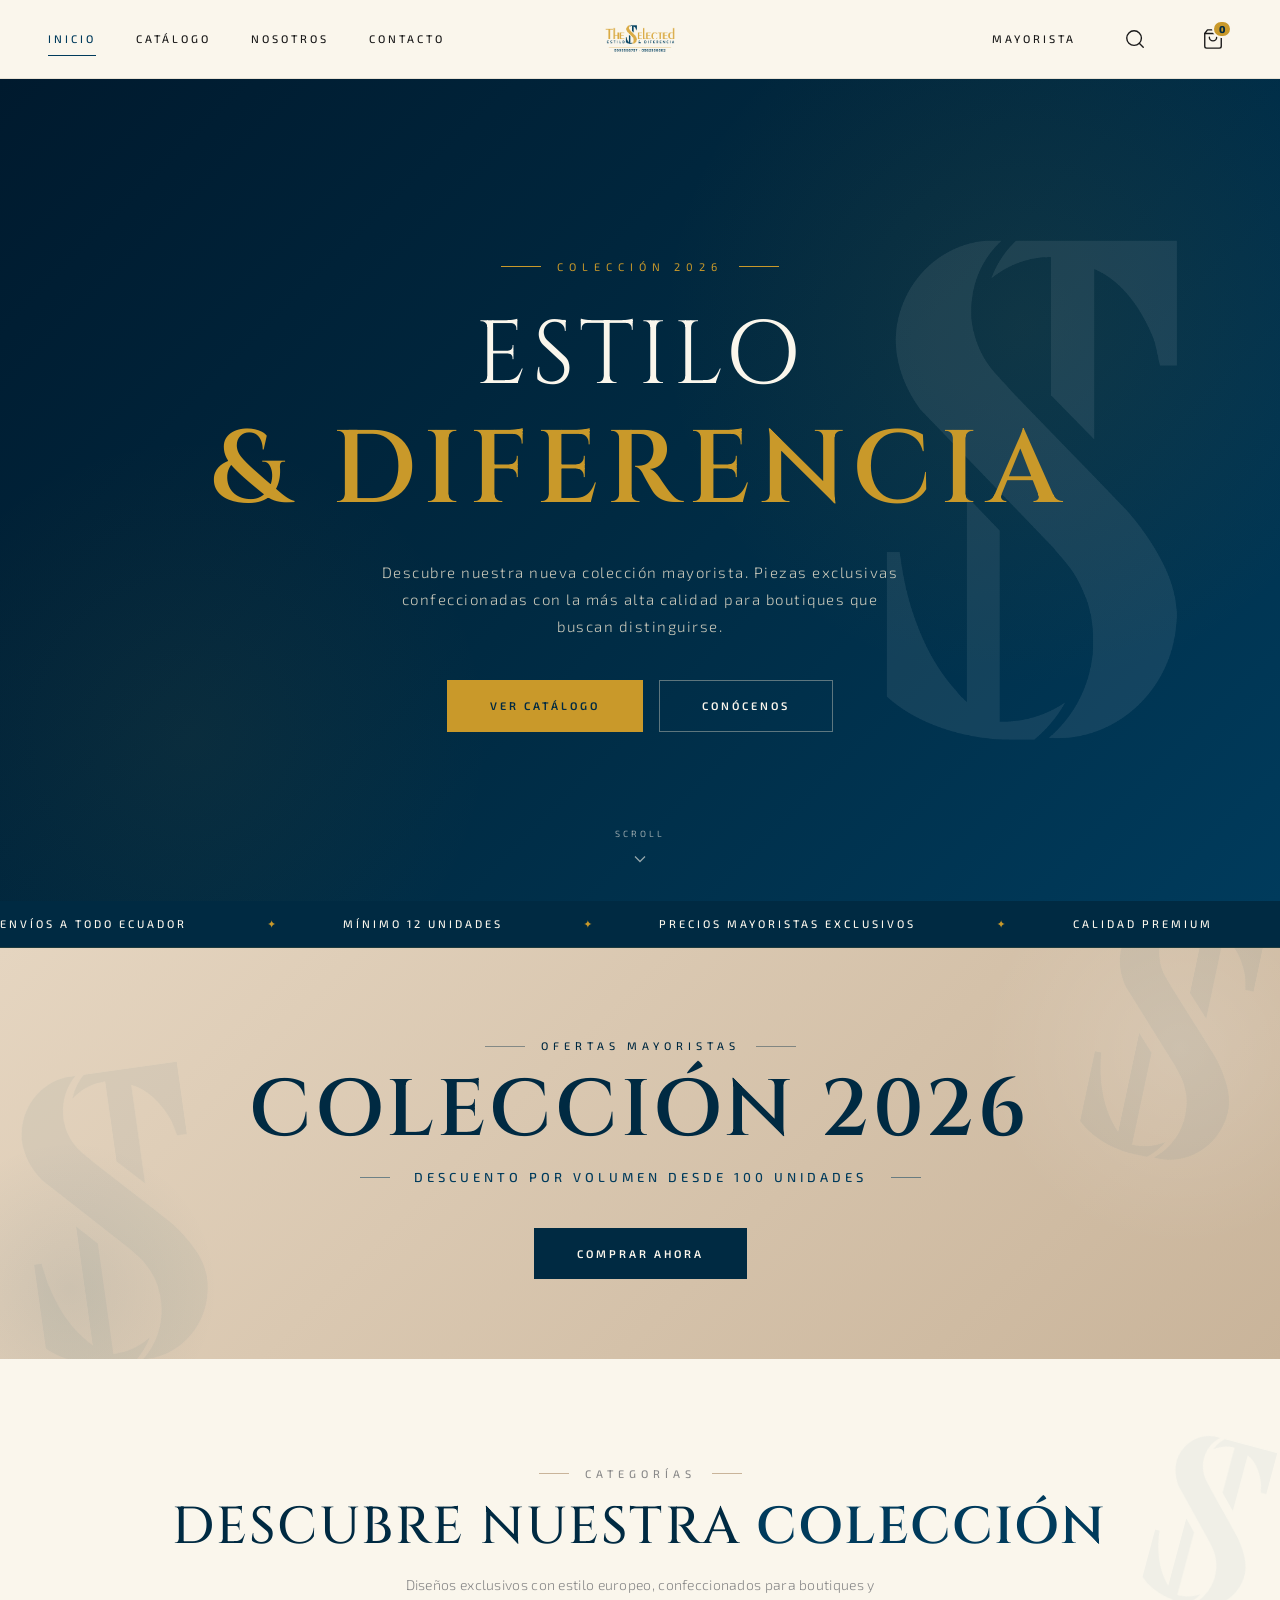
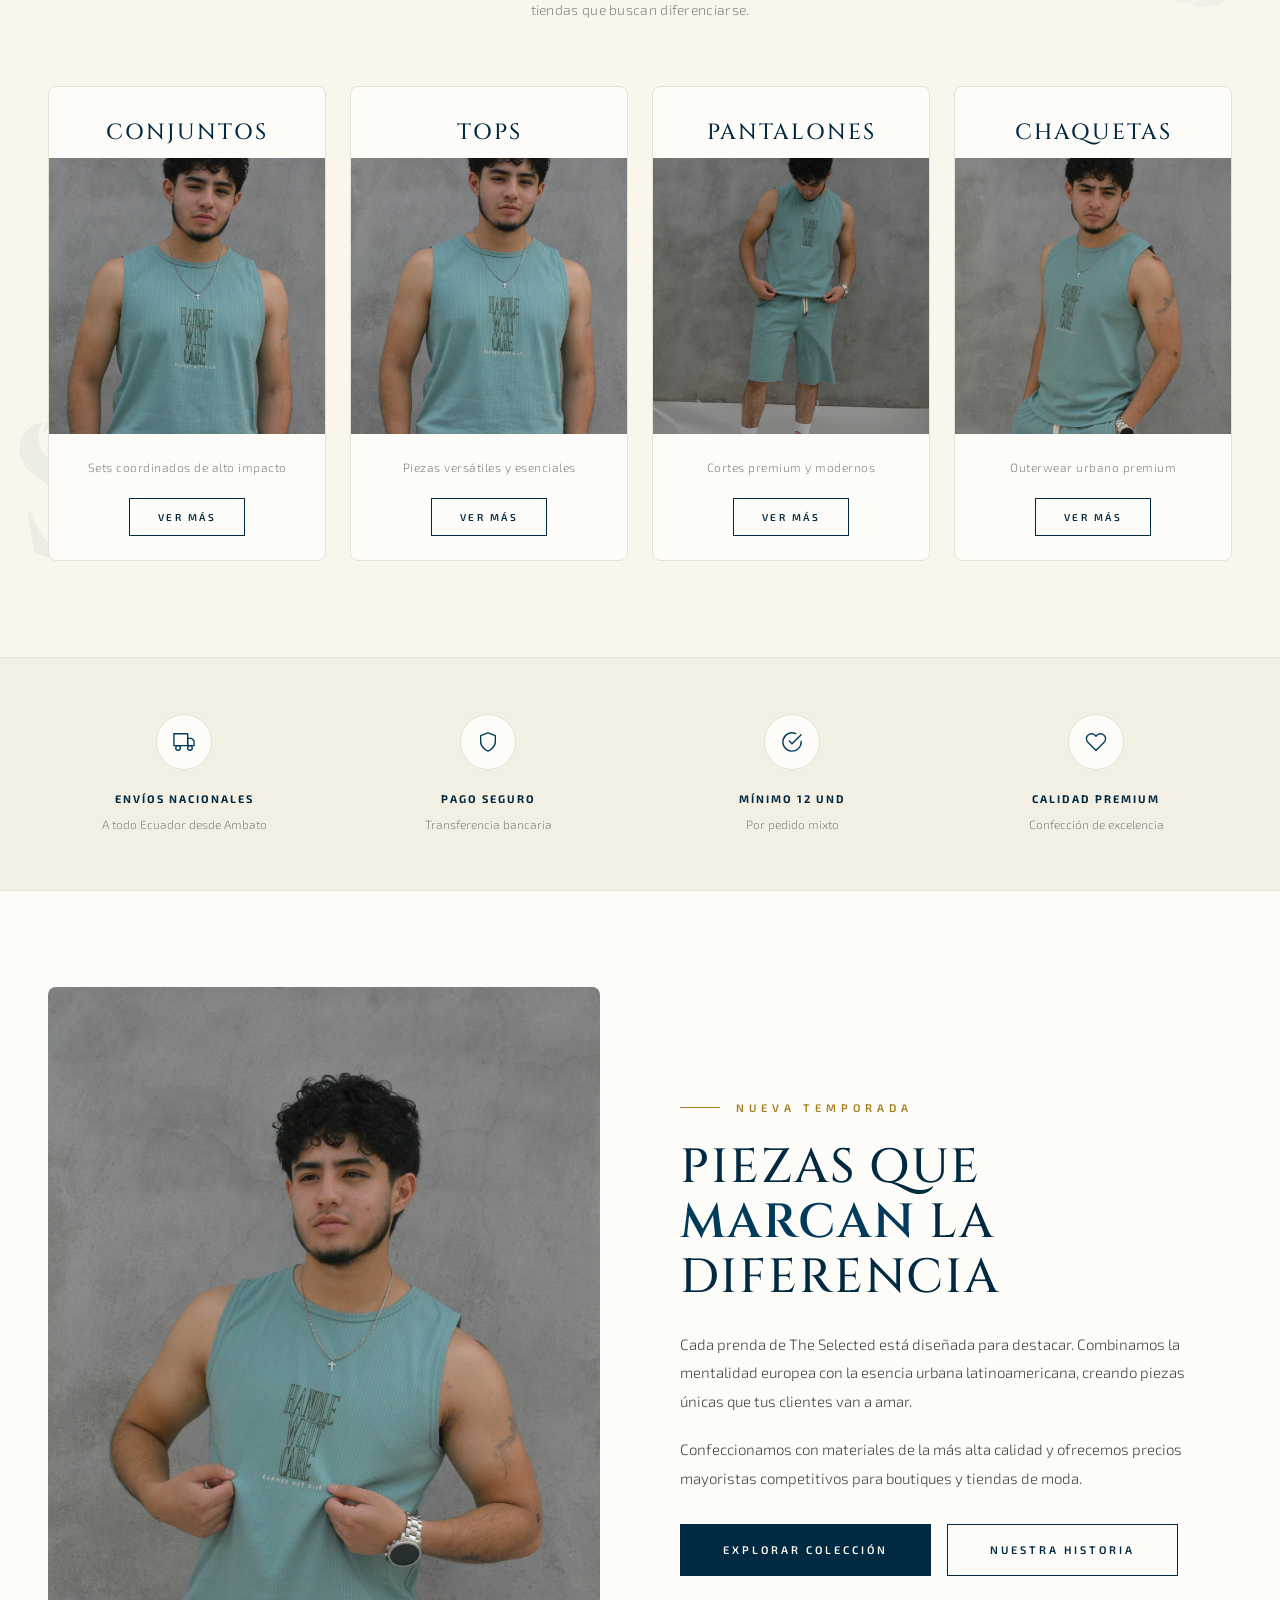
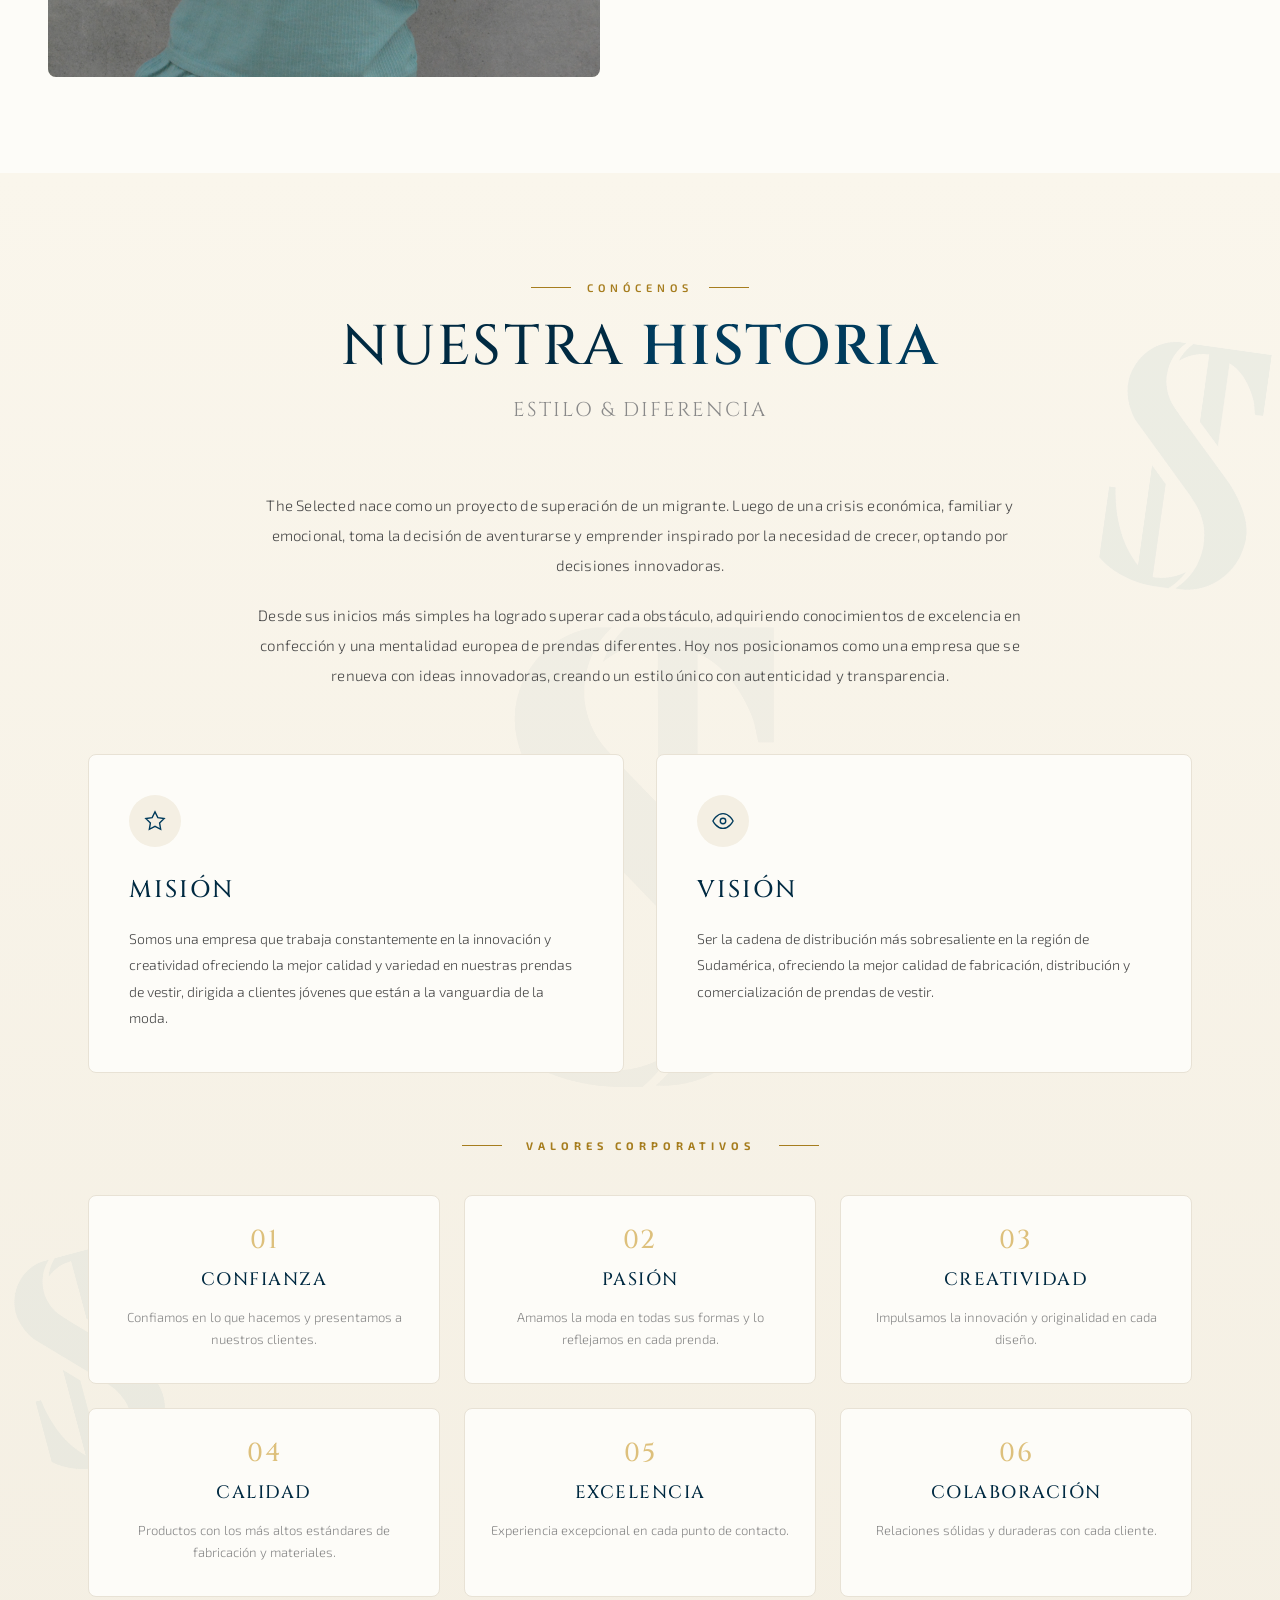
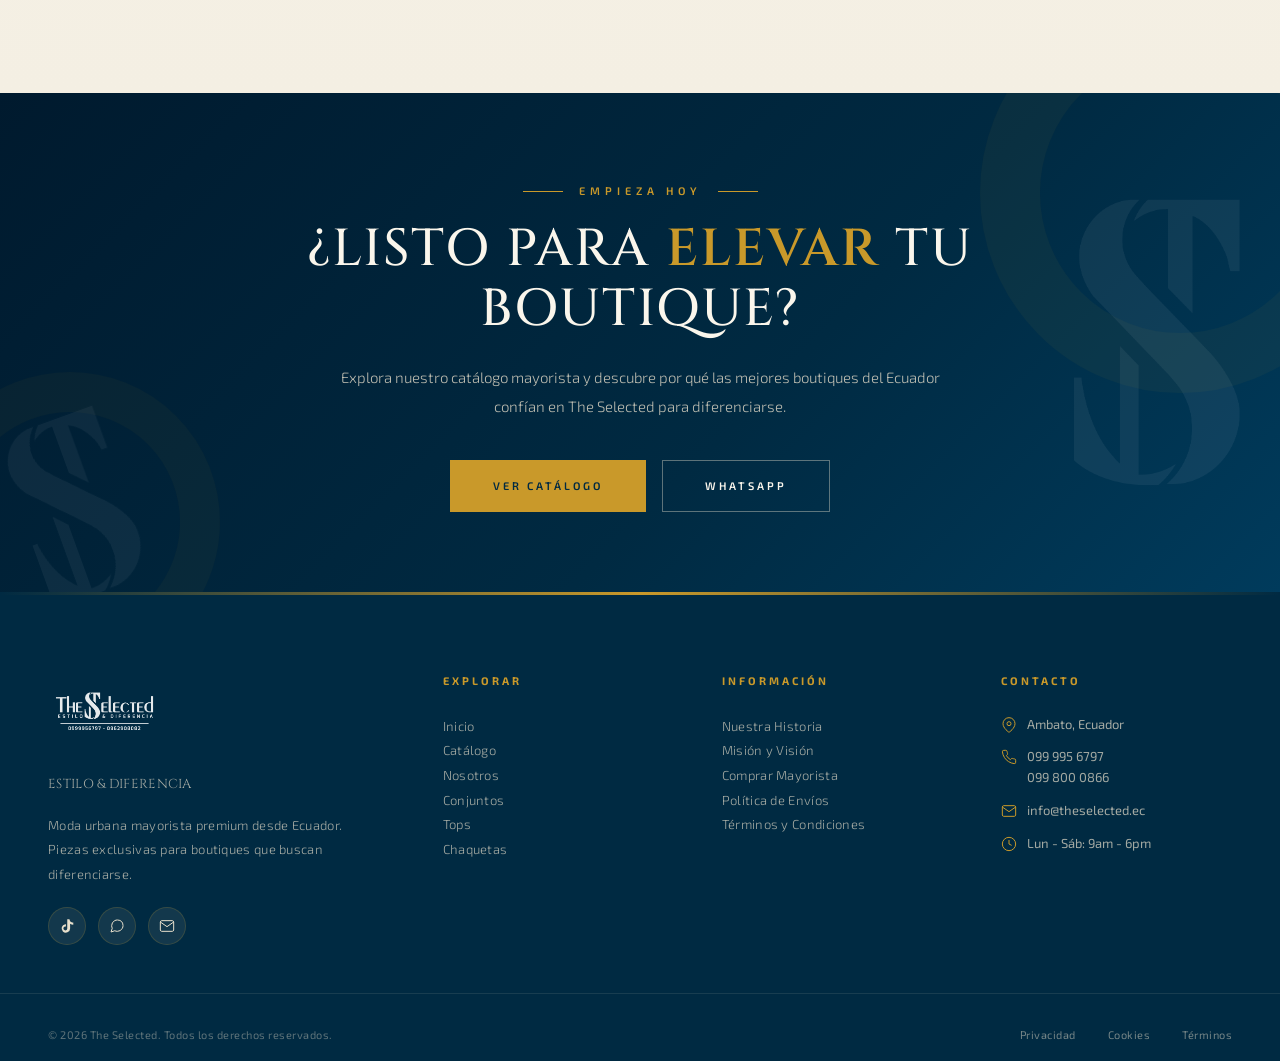
<file: index.html>
<!DOCTYPE html>
<html lang="es">
<head>
<meta charset="UTF-8">
<meta name="viewport" content="width=device-width, initial-scale=1.0, viewport-fit=cover">
<meta name="theme-color" content="#002a42">
<title>The Selected — Moda Urbana Premium Mayorista | Ecuador</title>
<meta name="description" content="Moda urbana premium al por mayor desde Ambato, Ecuador. Piezas exclusivas con envío nacional. Mínimo 12 unidades por pedido. Colección 2026.">
<meta name="keywords" content="ropa mayorista Ecuador, moda urbana al por mayor, catálogo mayorista, The Selected, ropa por docena">
<meta name="author" content="The Selected">
<meta name="robots" content="index, follow">
<link rel="canonical" href="https://theselected.ec/">

<!-- Open Graph -->
<meta property="og:type" content="website">
<meta property="og:title" content="The Selected — Moda Urbana Premium Mayorista">
<meta property="og:description" content="Descubre la nueva colección 2026. Moda urbana premium al por mayor desde Ecuador.">
<meta property="og:image" content="assets/images/logos/logocolor.png">
<meta property="og:url" content="https://theselected.ec/">
<meta property="og:site_name" content="The Selected">
<meta property="og:locale" content="es_EC">

<!-- Twitter Card -->
<meta name="twitter:card" content="summary_large_image">
<meta name="twitter:title" content="The Selected — Moda Urbana Premium">
<meta name="twitter:description" content="Colección 2026. Mayorista desde Ecuador.">
<meta name="twitter:image" content="assets/images/logos/logocolor.png">

<!-- Favicon -->
<link rel="icon" type="image/png" href="assets/images/logos/isotipocolores.png">
<link rel="apple-touch-icon" href="assets/images/logos/isotipocolores.png">

<!-- Schema Markup -->
<script type="application/ld+json">
{
  "@context": "https://schema.org",
  "@type": "ClothingStore",
  "name": "The Selected",
  "description": "Moda urbana mayorista premium desde Ecuador",
  "url": "https://theselected.ec",
  "logo": "https://theselected.ec/assets/images/logos/logocolor.png",
  "image": "https://theselected.ec/assets/images/logos/logocolor.png",
  "address": {
    "@type": "PostalAddress",
    "addressLocality": "Ambato",
    "addressRegion": "Tungurahua",
    "addressCountry": "EC"
  },
  "contactPoint": [{
    "@type": "ContactPoint",
    "telephone": "+593998000866",
    "contactType": "sales",
    "areaServed": "EC",
    "availableLanguage": "Spanish"
  },{
    "@type": "ContactPoint",
    "telephone": "+593962908082",
    "contactType": "sales",
    "areaServed": "EC",
    "availableLanguage": "Spanish"
  }],
  "sameAs": [
    "https://www.tiktok.com/@selectedmoda"
  ]
}
</script>

<!-- Fonts -->
<link rel="preconnect" href="https://fonts.googleapis.com">
<link rel="preconnect" href="https://fonts.gstatic.com" crossorigin>
<link href="https://fonts.googleapis.com/css2?family=Cinzel:wght@400;500;600;700&family=Exo+2:wght@200;300;400;500;600;700;800;900&display=swap" rel="stylesheet">

<!-- Shared CSS -->
<link rel="stylesheet" href="assets/css/shared.css">

<!-- Page Specific CSS -->
<style>
/* ═══════════════════════════════════════
   WATERMARKS (Marcas de agua) — GLOBAL
   ═══════════════════════════════════════ */
.watermark{position:absolute;pointer-events:none;z-index:0;user-select:none}
.watermark img{width:100%;height:auto;display:block}

/* Animación flotante sutil */
@keyframes wmFloat{
  0%,100%{transform:translateY(0) rotate(var(--rot,0deg))}
  50%{transform:translateY(-15px) rotate(var(--rot,0deg))}
}
.wm-float{animation:wmFloat 8s ease-in-out infinite}

/* Preset watermarks */
.wm-right{right:-5%;top:50%;transform:translateY(-50%);width:35%;max-width:500px}
.wm-left{left:-8%;top:50%;transform:translateY(-50%);width:30%;max-width:400px}
.wm-corner-tr{top:-10%;right:-10%;width:400px}
.wm-corner-bl{bottom:-10%;left:-10%;width:350px}
.wm-center-bg{left:50%;top:50%;transform:translate(-50%,-50%);width:60%;max-width:700px}

/* Content wrapper para asegurar z-index */
.section-content{position:relative;z-index:2}

/* ═══════════════════════════════════════
   HERO EDITORIAL
   ═══════════════════════════════════════ */
.hero-editorial{position:relative;min-height:calc(100vh - var(--nav-height));max-height:900px;overflow:hidden;background:linear-gradient(135deg,var(--azul-deep) 0%,var(--azul-dark) 50%,var(--azul) 100%);display:flex;align-items:center;justify-content:center;padding:4rem 1.5rem}
.hero-editorial::before{content:'';position:absolute;top:-20%;right:-15%;width:70%;height:100%;background:radial-gradient(circle,rgba(201,153,42,0.08),transparent 60%);pointer-events:none}
.hero-editorial::after{content:'';position:absolute;bottom:-20%;left:-15%;width:60%;height:80%;background:radial-gradient(circle,rgba(201,153,42,0.05),transparent 60%);pointer-events:none}

.hero-watermark{position:absolute;right:-8%;top:50%;transform:translateY(-50%);width:65%;max-width:700px;height:auto;opacity:.08;pointer-events:none;z-index:0}

.hero-content{position:relative;z-index:2;text-align:center;max-width:900px;color:var(--crema-lighter);width:100%}
.hero-eyebrow{font-family:var(--font-sans);font-size:11px;letter-spacing:6px;text-transform:uppercase;font-weight:400;color:var(--amarillo);margin-bottom:2rem;display:inline-flex;align-items:center;gap:1rem;opacity:0;animation:fadeUp 1s ease .3s forwards}
.hero-eyebrow::before,.hero-eyebrow::after{content:'';width:40px;height:1px;background:var(--amarillo)}
.hero-title{font-family:var(--font-serif);font-weight:500;font-size:clamp(38px,7vw,90px);line-height:1.1;letter-spacing:.05em;color:var(--crema-lighter);margin-bottom:1rem;opacity:0;animation:fadeUp 1s ease .5s forwards;text-transform:uppercase}
.hero-title-line1{display:block;font-weight:400}
.hero-title-line2{display:block;color:var(--amarillo);font-weight:600;font-size:1.15em;letter-spacing:.08em;margin-top:.5rem}
.hero-sub{font-family:var(--font-sans);font-size:15px;font-weight:300;color:rgba(232,224,204,0.85);letter-spacing:1.5px;margin:2rem auto 2.5rem;max-width:560px;line-height:1.8;opacity:0;animation:fadeUp 1s ease .7s forwards;padding:0 1rem}
.hero-actions{display:flex;gap:1rem;flex-wrap:wrap;justify-content:center;opacity:0;animation:fadeUp 1s ease .9s forwards}

@keyframes fadeUp{from{opacity:0;transform:translateY(30px)}to{opacity:1;transform:translateY(0)}}

.hero-scroll-indicator{position:absolute;bottom:2rem;left:50%;transform:translateX(-50%);z-index:2;display:flex;flex-direction:column;align-items:center;gap:8px;color:var(--crema-lighter);opacity:.6;animation:scrollBounce 2s ease-in-out infinite}
.hero-scroll-indicator span{font-size:9px;letter-spacing:3px;text-transform:uppercase;font-weight:400}
.hero-scroll-indicator svg{width:20px;height:20px;stroke:currentColor;fill:none;stroke-width:1.5}
@keyframes scrollBounce{0%,100%{transform:translate(-50%,0)}50%{transform:translate(-50%,-10px)}}

/* ═══════════════════════════════════════
   MARQUEE STRIP
   ═══════════════════════════════════════ */
.marquee-strip{background:var(--azul-dark);color:var(--crema);overflow:hidden;padding:14px 0;border-bottom:1px solid rgba(201,153,42,0.15)}
.marquee-content{display:flex;gap:4rem;animation:marquee 40s linear infinite;white-space:nowrap;font-family:var(--font-sans);font-size:11px;letter-spacing:3px;text-transform:uppercase;font-weight:500;width:max-content}
.marquee-content span{display:flex;align-items:center;gap:1rem;color:var(--crema-lighter)}
.marquee-content span::after{content:'✦';color:var(--amarillo);margin-left:4rem}
@keyframes marquee{from{transform:translateX(0)}to{transform:translateX(-50%)}}

/* ═══════════════════════════════════════
   PROMO BANNER (con marca de agua)
   ═══════════════════════════════════════ */
.promo-banner{padding:5rem 0;background:linear-gradient(135deg,var(--nude) 0%,var(--nude-dark) 100%);position:relative;overflow:hidden}
.promo-banner::before{content:'';position:absolute;top:-100px;right:-100px;width:400px;height:400px;border-radius:50%;background:radial-gradient(circle,rgba(255,255,255,0.15),transparent 70%);z-index:1}
.promo-banner::after{content:'';position:absolute;bottom:-80px;left:-80px;width:300px;height:300px;border-radius:50%;background:radial-gradient(circle,rgba(0,59,92,0.08),transparent 70%);z-index:1}

.promo-wm-left{position:absolute;left:-6%;bottom:-15%;width:380px;opacity:.05;pointer-events:none;z-index:0;--rot:-8deg;transform:rotate(-8deg)}
.promo-wm-right{position:absolute;right:-4%;top:-20%;width:320px;opacity:.06;pointer-events:none;z-index:0;--rot:12deg;transform:rotate(12deg)}

.promo-banner-inner{max-width:var(--container);margin:0 auto;padding:0 3rem;text-align:center;position:relative;z-index:2}
.promo-eyebrow{font-family:var(--font-sans);font-size:11px;letter-spacing:5px;text-transform:uppercase;color:var(--azul-dark);font-weight:500;margin-bottom:1rem;display:inline-flex;align-items:center;gap:1rem}
.promo-eyebrow::before,.promo-eyebrow::after{content:'';width:40px;height:1px;background:var(--azul-dark);opacity:.4}
.promo-title{font-family:var(--font-serif);font-weight:600;font-size:clamp(40px,7vw,80px);line-height:1;color:var(--azul-dark);margin-bottom:1rem;letter-spacing:.05em;text-transform:uppercase}
.promo-subtitle{font-family:var(--font-sans);font-size:13px;letter-spacing:4px;text-transform:uppercase;color:var(--azul);margin-bottom:2.5rem;font-weight:500;display:flex;align-items:center;justify-content:center;gap:1.5rem;flex-wrap:wrap}
.promo-subtitle::before,.promo-subtitle::after{content:'';width:30px;height:1px;background:var(--azul);opacity:.5}

/* ═══════════════════════════════════════
   CATEGORIES GRID (con marca de agua)
   ═══════════════════════════════════════ */
.categories{padding:6rem 0;background:var(--crema-lighter);position:relative;overflow:hidden}

.cat-wm-top{position:absolute;top:5%;right:-3%;width:220px;opacity:.04;pointer-events:none;z-index:0;--rot:15deg;transform:rotate(15deg)}
.cat-wm-bottom{position:absolute;bottom:8%;left:-2%;width:180px;opacity:.05;pointer-events:none;z-index:0;--rot:-10deg;transform:rotate(-10deg)}

.categories-header{max-width:var(--container-narrow);margin:0 auto 4rem;padding:0 3rem;text-align:center;position:relative;z-index:2}
.categories-eyebrow{font-size:11px;letter-spacing:5px;text-transform:uppercase;font-weight:500;color:var(--texto-muted);margin-bottom:1rem;display:inline-flex;align-items:center;gap:1rem}
.categories-eyebrow::before,.categories-eyebrow::after{content:'';width:30px;height:1px;background:var(--nude-dark)}
.categories-title{font-family:var(--font-serif);font-weight:500;font-size:clamp(32px,5vw,52px);color:var(--azul-dark);margin-bottom:1rem;line-height:1.1;letter-spacing:.04em;text-transform:uppercase}
.categories-title em{font-style:normal;color:var(--azul);font-weight:600}
.categories-sub{font-family:var(--font-sans);font-size:14px;color:var(--texto-muted);max-width:520px;margin:1rem auto 0;line-height:1.8;letter-spacing:.3px;font-weight:300}

.categories-grid{max-width:var(--container);margin:0 auto;padding:0 3rem;display:grid;grid-template-columns:repeat(4,1fr);gap:1.5rem;position:relative;z-index:2}
.cat-card{background:var(--blanco);border-radius:var(--radius-md);overflow:hidden;text-align:center;transition:all var(--transition-med);border:1px solid var(--border);position:relative;text-decoration:none;color:inherit;display:flex;flex-direction:column;cursor:pointer}
.cat-card:hover{transform:translateY(-8px);box-shadow:var(--shadow-lg);border-color:var(--nude-dark)}
.cat-card-header{padding:1.75rem 1rem .5rem}
.cat-card-title{font-family:var(--font-serif);font-weight:500;font-size:22px;color:var(--azul-dark);letter-spacing:2px;text-transform:uppercase}
.cat-card-img-wrap{aspect-ratio:1/1;overflow:hidden;background:var(--crema-light);position:relative}
.cat-card-img{width:100%;height:100%;object-fit:cover;transition:transform .8s cubic-bezier(0.16,1,0.3,1)}
.cat-card:hover .cat-card-img{transform:scale(1.08)}
.cat-card-placeholder{width:100%;height:100%;display:flex;flex-direction:column;align-items:center;justify-content:center;background:linear-gradient(145deg,var(--azul-dark),var(--azul-light));color:rgba(232,224,204,0.3);padding:2rem}
.cat-card-placeholder img{width:60%;max-width:120px;height:auto;opacity:.4}
.cat-card-body{padding:1.5rem;text-align:center}
.cat-card-desc{font-family:var(--font-sans);font-size:12px;color:var(--texto-muted);margin-bottom:1.25rem;letter-spacing:.5px;line-height:1.6;font-weight:300}
.cat-card-btn{display:inline-block;padding:10px 28px;background:transparent;color:var(--azul-dark);border:1px solid var(--azul-dark);font-family:var(--font-sans);font-size:10px;font-weight:600;letter-spacing:2.5px;text-transform:uppercase;transition:all var(--transition-fast);text-decoration:none}
.cat-card:hover .cat-card-btn{background:var(--azul-dark);color:var(--crema-lighter)}

/* ═══════════════════════════════════════
   FEATURED EDITORIAL (con marca de agua)
   ═══════════════════════════════════════ */
.featured{padding:6rem 0;background:var(--blanco);position:relative;overflow:hidden}

.feat-wm-corner{position:absolute;top:8%;left:3%;width:200px;opacity:.04;pointer-events:none;z-index:0;--rot:-12deg;transform:rotate(-12deg)}

.featured-inner{max-width:var(--container);margin:0 auto;padding:0 3rem;display:grid;grid-template-columns:1fr 1fr;gap:5rem;align-items:center;position:relative;z-index:2}
.featured-img-wrap{aspect-ratio:4/5;background:var(--crema-light);border-radius:var(--radius-md);overflow:hidden;position:relative}
.featured-img{width:100%;height:100%;object-fit:cover}
.featured-img-placeholder{width:100%;height:100%;background:linear-gradient(135deg,var(--azul-dark) 0%,var(--azul-light) 100%);display:flex;align-items:center;justify-content:center;padding:3rem;position:relative}
.featured-img-placeholder::before{content:'';position:absolute;inset:20px;border:1px solid rgba(201,153,42,0.3);border-radius:var(--radius-md);pointer-events:none}
.featured-img-placeholder img{max-width:50%;height:auto;opacity:.6}
.featured-content{padding-right:2rem}
.featured-eyebrow{font-family:var(--font-sans);font-size:11px;letter-spacing:5px;text-transform:uppercase;color:var(--amarillo-dark);font-weight:600;margin-bottom:1.5rem;display:inline-flex;align-items:center;gap:1rem}
.featured-eyebrow::before{content:'';width:40px;height:1px;background:var(--amarillo-dark)}
.featured-title{font-family:var(--font-serif);font-weight:500;font-size:clamp(32px,4.5vw,48px);color:var(--azul-dark);line-height:1.15;margin-bottom:1.5rem;letter-spacing:.04em;text-transform:uppercase}
.featured-title em{font-style:normal;color:var(--azul);font-weight:600}
.featured-text{font-family:var(--font-sans);font-size:15px;color:var(--texto-mid);line-height:1.9;margin-bottom:1.25rem;font-weight:300}
.featured-actions{margin-top:2rem;display:flex;gap:1rem;flex-wrap:wrap}

/* ═══════════════════════════════════════
   BENEFITS STRIP
   ═══════════════════════════════════════ */
.benefits{background:var(--crema-light);padding:3.5rem 0;border-top:1px solid var(--border);border-bottom:1px solid var(--border)}
.benefits-inner{max-width:var(--container);margin:0 auto;padding:0 3rem;display:grid;grid-template-columns:repeat(4,1fr);gap:2rem}
.benefit{text-align:center;padding:0 1rem}
.benefit-icon{width:56px;height:56px;border-radius:50%;background:var(--blanco);border:1px solid var(--border);margin:0 auto 1.25rem;display:flex;align-items:center;justify-content:center;color:var(--azul);transition:all var(--transition-fast)}
.benefit:hover .benefit-icon{background:var(--azul);color:var(--crema);transform:translateY(-4px);box-shadow:var(--shadow-md)}
.benefit-icon svg{width:22px;height:22px;stroke:currentColor;fill:none;stroke-width:1.5;stroke-linecap:round;stroke-linejoin:round}
.benefit-title{font-family:var(--font-sans);font-size:11px;font-weight:700;color:var(--azul-dark);letter-spacing:2px;text-transform:uppercase;margin-bottom:.5rem}
.benefit-desc{font-family:var(--font-sans);font-size:12px;color:var(--texto-muted);font-weight:300;line-height:1.6}

/* ═══════════════════════════════════════
   NOSOTROS EDITORIAL (con marcas de agua)
   ═══════════════════════════════════════ */
.nosotros{padding:6rem 0;background:linear-gradient(180deg,var(--crema-lighter) 0%,var(--crema-light) 100%);position:relative;overflow:hidden}

.nos-wm-top{position:absolute;top:8%;right:-5%;width:320px;opacity:.05;pointer-events:none;z-index:0;--rot:8deg;transform:rotate(8deg)}
.nos-wm-bottom{position:absolute;bottom:12%;left:-4%;width:280px;opacity:.045;pointer-events:none;z-index:0;--rot:-15deg;transform:rotate(-15deg)}
.nos-wm-center{position:absolute;top:45%;left:50%;transform:translate(-50%,-50%);width:600px;opacity:.03;pointer-events:none;z-index:0}

.nosotros-inner{max-width:var(--container-narrow);margin:0 auto;padding:0 3rem;position:relative;z-index:2}
.nosotros-header{text-align:center;margin-bottom:4rem}
.nosotros-eyebrow{font-family:var(--font-sans);font-size:11px;letter-spacing:5px;text-transform:uppercase;color:var(--amarillo-dark);font-weight:600;margin-bottom:1.25rem;display:inline-flex;align-items:center;gap:1rem}
.nosotros-eyebrow::before,.nosotros-eyebrow::after{content:'';width:40px;height:1px;background:var(--amarillo-dark)}
.nosotros-title{font-family:var(--font-serif);font-weight:500;font-size:clamp(36px,5vw,56px);color:var(--azul-dark);line-height:1.1;margin-bottom:1rem;letter-spacing:.04em;text-transform:uppercase}
.nosotros-title em{font-style:normal;color:var(--azul);font-weight:600}
.nosotros-subtitle{font-family:var(--font-serif);font-size:20px;color:var(--texto-muted);letter-spacing:2px;text-transform:uppercase;font-weight:400}
.nosotros-story{max-width:800px;margin:0 auto 4rem;text-align:center}
.nosotros-story p{font-family:var(--font-sans);font-size:15px;color:var(--texto-mid);line-height:2;margin-bottom:1.25rem;font-weight:300;letter-spacing:.2px}

.nosotros-mv{display:grid;grid-template-columns:1fr 1fr;gap:2rem;margin-bottom:4rem}
.mv-card{background:var(--blanco);padding:2.5rem;border-radius:var(--radius-md);border:1px solid var(--border);transition:all var(--transition-fast);position:relative;overflow:hidden}
.mv-card::before{content:'';position:absolute;top:0;left:0;right:0;height:2px;background:var(--amarillo);transform:scaleX(0);transform-origin:left;transition:transform var(--transition-med)}
.mv-card:hover{border-color:var(--nude-dark);box-shadow:var(--shadow-md);transform:translateY(-4px)}
.mv-card:hover::before{transform:scaleX(1)}
.mv-icon{width:52px;height:52px;border-radius:50%;background:var(--crema-light);color:var(--azul);display:flex;align-items:center;justify-content:center;margin-bottom:1.5rem}
.mv-icon svg{width:22px;height:22px;stroke:currentColor;fill:none;stroke-width:1.5}
.mv-title{font-family:var(--font-serif);font-weight:500;font-size:24px;color:var(--azul-dark);margin-bottom:1rem;letter-spacing:2px;text-transform:uppercase}
.mv-text{font-family:var(--font-sans);font-size:14px;color:var(--texto-mid);line-height:1.9;font-weight:300}

.values-title{font-family:var(--font-sans);font-size:11px;letter-spacing:5px;text-transform:uppercase;color:var(--amarillo-dark);font-weight:700;text-align:center;margin-bottom:2.5rem;display:flex;align-items:center;justify-content:center;gap:1.5rem}
.values-title::before,.values-title::after{content:'';width:40px;height:1px;background:var(--amarillo-dark)}
.values-grid{display:grid;grid-template-columns:repeat(3,1fr);gap:1.5rem}
.value-card{background:var(--blanco);padding:2rem 1.5rem;border-radius:var(--radius-md);border:1px solid var(--border);text-align:center;transition:all var(--transition-fast)}
.value-card:hover{border-color:var(--azul);transform:translateY(-4px);box-shadow:var(--shadow-md)}
.value-num{font-family:var(--font-serif);font-size:26px;color:var(--amarillo);opacity:.6;margin-bottom:.75rem;line-height:1;letter-spacing:2px;font-weight:500}
.value-name{font-family:var(--font-serif);font-weight:500;font-size:18px;color:var(--azul-dark);margin-bottom:.75rem;letter-spacing:1.5px;text-transform:uppercase}
.value-desc{font-family:var(--font-sans);font-size:13px;color:var(--texto-muted);line-height:1.7;font-weight:300}

/* ═══════════════════════════════════════
   CTA SECTION (con marca de agua)
   ═══════════════════════════════════════ */
.cta-section{background:linear-gradient(135deg,var(--azul-deep) 0%,var(--azul-dark) 60%,var(--azul) 100%);padding:5rem 0;position:relative;overflow:hidden;color:var(--crema-lighter)}
.cta-section::before{content:'';position:absolute;top:-100px;right:-100px;width:400px;height:400px;border-radius:50%;border:60px solid rgba(201,153,42,0.05);z-index:1}
.cta-section::after{content:'';position:absolute;bottom:-80px;left:-80px;width:300px;height:300px;border-radius:50%;border:40px solid rgba(201,153,42,0.04);z-index:1}

.cta-wm-right{position:absolute;right:-6%;top:50%;transform:translateY(-50%);width:400px;opacity:.06;pointer-events:none;z-index:0}
.cta-wm-left{position:absolute;left:-4%;bottom:-10%;width:250px;opacity:.05;pointer-events:none;z-index:0;--rot:-20deg;transform:rotate(-20deg)}

.cta-inner{max-width:800px;margin:0 auto;padding:0 3rem;text-align:center;position:relative;z-index:2}
.cta-eyebrow{font-family:var(--font-sans);font-size:11px;letter-spacing:5px;text-transform:uppercase;color:var(--amarillo);font-weight:600;margin-bottom:1.25rem;display:inline-flex;align-items:center;gap:1rem}
.cta-eyebrow::before,.cta-eyebrow::after{content:'';width:40px;height:1px;background:var(--amarillo)}
.cta-title{font-family:var(--font-serif);font-weight:500;font-size:clamp(32px,5vw,52px);line-height:1.15;color:var(--crema-lighter);margin-bottom:1.5rem;letter-spacing:.04em;text-transform:uppercase}
.cta-title em{font-style:normal;color:var(--amarillo);font-weight:600}
.cta-text{font-family:var(--font-sans);font-size:15px;color:rgba(232,224,204,0.8);line-height:1.9;margin-bottom:2.5rem;font-weight:300;max-width:600px;margin-left:auto;margin-right:auto}
.cta-actions{display:flex;gap:1rem;justify-content:center;flex-wrap:wrap}

/* ═══════════════════════════════════════
   RESPONSIVE MOBILE
   ═══════════════════════════════════════ */
@media(max-width:1024px){
  .categories-grid{grid-template-columns:repeat(2,1fr)}
  .featured-inner{gap:3rem;padding:0 2rem}
  .benefits-inner{grid-template-columns:repeat(2,1fr);gap:2rem;padding:0 2rem}
  .promo-banner-inner,.categories-header,.categories-grid,.nosotros-inner,.cta-inner{padding-left:2rem;padding-right:2rem}
  
  /* Reduce watermarks tablet */
  .promo-wm-left{width:280px}
  .promo-wm-right{width:220px}
  .nos-wm-top{width:240px}
  .nos-wm-bottom{width:200px}
  .nos-wm-center{width:450px}
  .cta-wm-right{width:300px}
}

@media(max-width:900px){
  .hero-editorial{min-height:auto;padding:5rem 1.5rem 4rem}
  .hero-watermark{width:80%;opacity:.05;right:-15%}
  .hero-title{font-size:clamp(36px,10vw,64px)}
  .featured-inner{grid-template-columns:1fr;gap:3rem}
  .featured-content{padding-right:0;text-align:center}
  .featured-actions{justify-content:center}
  .featured-eyebrow{justify-content:center}
  .nosotros-mv{grid-template-columns:1fr;gap:1.5rem}
  .values-grid{grid-template-columns:1fr 1fr}
  .promo-title{font-size:clamp(36px,10vw,60px)}
  .categories{padding:4.5rem 0}
  .featured,.nosotros{padding:5rem 0}
  .cta-section{padding:4.5rem 0}
  
  /* Reduce watermarks mobile */
  .promo-wm-left,.promo-wm-right{width:180px;opacity:.04}
  .cat-wm-top,.cat-wm-bottom{width:140px;opacity:.03}
  .feat-wm-corner{width:150px;opacity:.03}
  .nos-wm-top,.nos-wm-bottom{width:180px;opacity:.04}
  .nos-wm-center{width:350px;opacity:.025}
  .cta-wm-right{width:220px;opacity:.05}
  .cta-wm-left{width:160px;opacity:.04}
}

@media(max-width:600px){
  .hero-editorial{padding:3.5rem 1rem 3rem;min-height:80vh}
  .hero-watermark{width:120%;opacity:.04;right:-30%}
  .hero-eyebrow{font-size:10px;letter-spacing:4px;margin-bottom:1.5rem}
  .hero-eyebrow::before,.hero-eyebrow::after{width:24px}
  .hero-sub{font-size:13px;letter-spacing:1px;margin:1.5rem auto 2rem}
  .hero-actions{flex-direction:column;width:100%;max-width:280px;margin:0 auto}
  .hero-actions .btn{width:100%}
  .hero-scroll-indicator{display:none}
  
  .marquee-content{font-size:10px;letter-spacing:2px;gap:2.5rem}
  
  .promo-banner{padding:3.5rem 0}
  .promo-banner-inner{padding:0 1.25rem}
  .promo-subtitle{font-size:11px;letter-spacing:2px;gap:.75rem}
  .promo-subtitle::before,.promo-subtitle::after{width:20px}
  
  .categories,.featured,.nosotros,.cta-section{padding:3.5rem 0}
  .categories-header{padding:0 1.25rem;margin-bottom:2.5rem}
  .categories-grid{grid-template-columns:1fr;gap:1.25rem;padding:0 1.25rem}
  .cat-card-header{padding:1.25rem 1rem .25rem}
  .cat-card-title{font-size:20px}
  .cat-card-body{padding:1.25rem}
  
  .benefits{padding:2.5rem 0}
  .benefits-inner{grid-template-columns:1fr;gap:1.5rem;padding:0 1.5rem}
  .benefit{padding:0}
  .benefit-icon{width:48px;height:48px;margin-bottom:.75rem}
  
  .featured-inner{padding:0 1.25rem;gap:2rem}
  .featured-content{padding:0}
  .featured-text{font-size:14px;line-height:1.8}
  
  .nosotros-inner{padding:0 1.25rem}
  .nosotros-header{margin-bottom:2.5rem}
  .nosotros-subtitle{font-size:16px;letter-spacing:1.5px}
  .nosotros-story{margin-bottom:2.5rem}
  .nosotros-story p{font-size:14px;line-height:1.9}
  .mv-card{padding:1.75rem 1.5rem}
  .mv-title{font-size:20px}
  .values-grid{grid-template-columns:1fr;gap:1rem}
  .value-card{padding:1.75rem 1.5rem}
  
  .cta-inner{padding:0 1.5rem}
  .cta-text{font-size:14px}
  .cta-actions{flex-direction:column;max-width:280px;margin:0 auto}
  .cta-actions .btn{width:100%}
  
  /* Even smaller watermarks - Mobile optimized */
  .promo-wm-left,.promo-wm-right{width:110px;opacity:.03;will-change:auto}
  .cat-wm-top,.cat-wm-bottom{width:90px;opacity:.02;will-change:auto}
  .feat-wm-corner{width:100px;opacity:.02;will-change:auto}
  .nos-wm-top,.nos-wm-bottom{width:110px;opacity:.025;will-change:auto}
  .nos-wm-center{width:220px;opacity:.015;will-change:auto}
  .cta-wm-right{width:140px;opacity:.035;will-change:auto}
  .cta-wm-left{width:100px;opacity:.03;will-change:auto}
  
  /* Desactivar animaciones flotantes en móvil (mejora performance) */
  .wm-float{animation:none}
}

@media(max-width:380px){
  .hero-title{font-size:clamp(32px,11vw,48px)}
  .promo-title{font-size:clamp(32px,11vw,48px)}
  .categories-title,.featured-title,.nosotros-title,.cta-title{font-size:26px}
  .marquee-content{font-size:9px}
}
</style>
</head>
<body>

<!-- Skip Nav -->
<a href="#main" class="skip-nav">Saltar al contenido principal</a>

<!-- Navigation -->
<nav class="nav" id="mainNav" role="navigation" aria-label="Navegación principal">
  <div class="nav-inner">
    <button class="nav-toggle" id="navToggle" onclick="toggleMobileNav()" aria-label="Abrir menú" aria-expanded="false">
      <span></span><span></span><span></span>
    </button>
    
    <div class="nav-links-left" id="navLinks">
      <a href="index.html" class="nav-link active">Inicio</a>
      <a href="catalogo.html" class="nav-link">Catálogo</a>
      <a href="#nosotros" class="nav-link">Nosotros</a>
      <a href="https://wa.me/593998000866" target="_blank" rel="noopener" class="nav-link">Contacto</a>
    </div>
    
    <div class="nav-brand">
      <a href="index.html" aria-label="The Selected - Inicio">
        <img src="assets/images/logos/logocolor.png" alt="The Selected" class="nav-logo-img" width="160" height="56">
      </a>
    </div>
    
    <div class="nav-links-right">
      <a href="catalogo.html" class="nav-link">Mayorista</a>
      <a href="catalogo.html" class="nav-icon-btn" aria-label="Buscar en catálogo">
        <svg viewBox="0 0 24 24"><circle cx="11" cy="11" r="8"/><line x1="21" y1="21" x2="16.65" y2="16.65"/></svg>
      </a>
      <a href="catalogo.html" class="nav-icon-btn" aria-label="Ver mi pedido">
        <svg viewBox="0 0 24 24"><path d="M6 2L3 6v14a2 2 0 0 0 2 2h14a2 2 0 0 0 2-2V6l-3-4z"/><line x1="3" y1="6" x2="21" y2="6"/><path d="M16 10a4 4 0 0 1-8 0"/></svg>
        <span class="nav-icon-count" id="navCartCount" aria-live="polite">0</span>
      </a>
    </div>
  </div>
</nav>

<main id="main">

<!-- HERO EDITORIAL -->
<section class="hero-editorial" role="banner">
  <img src="assets/images/logos/isotipoblanco.png" alt="" class="hero-watermark" aria-hidden="true" onerror="this.style.display='none'">
  
  <div class="hero-content">
    <div class="hero-eyebrow">Colección 2026</div>
    <h1 class="hero-title">
      <span class="hero-title-line1">Estilo</span>
      <span class="hero-title-line2">& Diferencia</span>
    </h1>
    <p class="hero-sub">Descubre nuestra nueva colección mayorista. Piezas exclusivas confeccionadas con la más alta calidad para boutiques que buscan distinguirse.</p>
    <div class="hero-actions">
      <a href="catalogo.html" class="btn btn-gold">Ver Catálogo</a>
      <a href="#nosotros" class="btn btn-outline" style="color:var(--crema-lighter);border-color:rgba(232,224,204,0.4)">Conócenos</a>
    </div>
  </div>
  
  <div class="hero-scroll-indicator" aria-hidden="true">
    <span>Scroll</span>
    <svg viewBox="0 0 24 24"><polyline points="6 9 12 15 18 9"/></svg>
  </div>
</section>

<!-- MARQUEE -->
<div class="marquee-strip" aria-hidden="true">
  <div class="marquee-content">
    <span>Envíos a todo Ecuador</span>
    <span>Mínimo 12 unidades</span>
    <span>Precios mayoristas exclusivos</span>
    <span>Calidad Premium</span>
    <span>Colección 2026</span>
    <span>Envíos a todo Ecuador</span>
    <span>Mínimo 12 unidades</span>
    <span>Precios mayoristas exclusivos</span>
    <span>Calidad Premium</span>
    <span>Colección 2026</span>
  </div>
</div>

<!-- PROMO BANNER -->
<section class="promo-banner" aria-label="Promoción destacada">
  <img src="assets/images/logos/isotipoazul.png" alt="" class="promo-wm-left wm-float" aria-hidden="true" onerror="this.style.display='none'">
  <img src="assets/images/logos/isotipoazul.png" alt="" class="promo-wm-right" aria-hidden="true" onerror="this.style.display='none'">
  
  <div class="promo-banner-inner">
    <div class="promo-eyebrow">Ofertas Mayoristas</div>
    <h2 class="promo-title">Colección 2026</h2>
    <div class="promo-subtitle">Descuento por volumen desde 100 unidades</div>
    <a href="catalogo.html" class="btn btn-primary">Comprar Ahora</a>
  </div>
</section>

<!-- CATEGORIES -->
<section class="categories" aria-label="Categorías">
  <img src="assets/images/logos/isotipoazul.png" alt="" class="cat-wm-top wm-float" aria-hidden="true" onerror="this.style.display='none'">
  <img src="assets/images/logos/isotipoazul.png" alt="" class="cat-wm-bottom" aria-hidden="true" onerror="this.style.display='none'">
  
  <div class="categories-header">
    <div class="categories-eyebrow">Categorías</div>
    <h2 class="categories-title">Descubre nuestra <em>colección</em></h2>
    <p class="categories-sub">Diseños exclusivos con estilo europeo, confeccionados para boutiques y tiendas que buscan diferenciarse.</p>
  </div>
  
  <div class="categories-grid">
    <a href="catalogo.html?cat=set" class="cat-card">
      <div class="cat-card-header">
        <h3 class="cat-card-title">Conjuntos</h3>
      </div>
      <div class="cat-card-img-wrap">
        <img src="assets/images/productos/DSC_0690.webp" alt="Conjuntos" class="cat-card-img" loading="lazy" onerror="this.parentElement.innerHTML='<div class=&quot;cat-card-placeholder&quot;><img src=&quot;assets/images/logos/isotipoblanco.png&quot; alt=&quot;&quot;></div>'">
      </div>
      <div class="cat-card-body">
        <p class="cat-card-desc">Sets coordinados de alto impacto</p>
        <span class="cat-card-btn">Ver Más</span>
      </div>
    </a>
    
    <a href="catalogo.html?cat=top" class="cat-card">
      <div class="cat-card-header">
        <h3 class="cat-card-title">Tops</h3>
      </div>
      <div class="cat-card-img-wrap">
        <img src="assets/images/productos/DSC_0692.webp" alt="Tops" class="cat-card-img" loading="lazy" onerror="this.parentElement.innerHTML='<div class=&quot;cat-card-placeholder&quot;><img src=&quot;assets/images/logos/isotipoblanco.png&quot; alt=&quot;&quot;></div>'">
      </div>
      <div class="cat-card-body">
        <p class="cat-card-desc">Piezas versátiles y esenciales</p>
        <span class="cat-card-btn">Ver Más</span>
      </div>
    </a>
    
    <a href="catalogo.html?cat=pants" class="cat-card">
      <div class="cat-card-header">
        <h3 class="cat-card-title">Pantalones</h3>
      </div>
      <div class="cat-card-img-wrap">
        <img src="assets/images/productos/DSC_0696.webp" alt="Pantalones" class="cat-card-img" loading="lazy" onerror="this.parentElement.innerHTML='<div class=&quot;cat-card-placeholder&quot;><img src=&quot;assets/images/logos/isotipoblanco.png&quot; alt=&quot;&quot;></div>'">
      </div>
      <div class="cat-card-body">
        <p class="cat-card-desc">Cortes premium y modernos</p>
        <span class="cat-card-btn">Ver Más</span>
      </div>
    </a>
    
    <a href="catalogo.html?cat=jacket" class="cat-card">
      <div class="cat-card-header">
        <h3 class="cat-card-title">Chaquetas</h3>
      </div>
      <div class="cat-card-img-wrap">
        <img src="assets/images/productos/DSC_0700.webp" alt="Chaquetas" class="cat-card-img" loading="lazy" onerror="this.parentElement.innerHTML='<div class=&quot;cat-card-placeholder&quot;><img src=&quot;assets/images/logos/isotipoblanco.png&quot; alt=&quot;&quot;></div>'">
      </div>
      <div class="cat-card-body">
        <p class="cat-card-desc">Outerwear urbano premium</p>
        <span class="cat-card-btn">Ver Más</span>
      </div>
    </a>
  </div>
</section>

<!-- BENEFITS -->
<section class="benefits" aria-label="Beneficios">
  <div class="benefits-inner">
    <div class="benefit">
      <div class="benefit-icon"><svg viewBox="0 0 24 24"><rect x="1" y="3" width="15" height="13"/><polygon points="16 8 20 8 23 11 23 16 16 16 16 8"/><circle cx="5.5" cy="18.5" r="2.5"/><circle cx="18.5" cy="18.5" r="2.5"/></svg></div>
      <div class="benefit-title">Envíos Nacionales</div>
      <div class="benefit-desc">A todo Ecuador desde Ambato</div>
    </div>
    <div class="benefit">
      <div class="benefit-icon"><svg viewBox="0 0 24 24"><path d="M12 22s8-4 8-10V5l-8-3-8 3v7c0 6 8 10 8 10z"/></svg></div>
      <div class="benefit-title">Pago Seguro</div>
      <div class="benefit-desc">Transferencia bancaria</div>
    </div>
    <div class="benefit">
      <div class="benefit-icon"><svg viewBox="0 0 24 24"><path d="M22 11.08V12a10 10 0 1 1-5.93-9.14"/><polyline points="22 4 12 14.01 9 11.01"/></svg></div>
      <div class="benefit-title">Mínimo 12 und</div>
      <div class="benefit-desc">Por pedido mixto</div>
    </div>
    <div class="benefit">
      <div class="benefit-icon"><svg viewBox="0 0 24 24"><path d="M20.84 4.61a5.5 5.5 0 0 0-7.78 0L12 5.67l-1.06-1.06a5.5 5.5 0 0 0-7.78 7.78l1.06 1.06L12 21.23l7.78-7.78 1.06-1.06a5.5 5.5 0 0 0 0-7.78z"/></svg></div>
      <div class="benefit-title">Calidad Premium</div>
      <div class="benefit-desc">Confección de excelencia</div>
    </div>
  </div>
</section>

<!-- FEATURED EDITORIAL -->
<section class="featured" aria-label="Nueva colección">
  <img src="assets/images/logos/isotipoazul.png" alt="" class="feat-wm-corner wm-float" aria-hidden="true" onerror="this.style.display='none'">
  
  <div class="featured-inner">
    <div class="featured-img-wrap">
      <img src="assets/images/productos/DSC_0709.webp" alt="Nueva colección The Selected" class="featured-img" loading="lazy" onerror="this.parentElement.innerHTML='<div class=&quot;featured-img-placeholder&quot;><img src=&quot;assets/images/logos/isotipoblanco.png&quot; alt=&quot;&quot;></div>'">
    </div>
    <div class="featured-content">
      <div class="featured-eyebrow">Nueva Temporada</div>
      <h2 class="featured-title">Piezas que <em>marcan</em> la diferencia</h2>
      <p class="featured-text">Cada prenda de The Selected está diseñada para destacar. Combinamos la mentalidad europea con la esencia urbana latinoamericana, creando piezas únicas que tus clientes van a amar.</p>
      <p class="featured-text">Confeccionamos con materiales de la más alta calidad y ofrecemos precios mayoristas competitivos para boutiques y tiendas de moda.</p>
      <div class="featured-actions">
        <a href="catalogo.html" class="btn btn-primary">Explorar Colección</a>
        <a href="#nosotros" class="btn btn-outline">Nuestra Historia</a>
      </div>
    </div>
  </div>
</section>

<!-- NOSOTROS -->
<section class="nosotros" id="nosotros" aria-label="Sobre nosotros">
  <img src="assets/images/logos/isotipoazul.png" alt="" class="nos-wm-center" aria-hidden="true" onerror="this.style.display='none'">
  <img src="assets/images/logos/isotipoazul.png" alt="" class="nos-wm-top wm-float" aria-hidden="true" onerror="this.style.display='none'">
  <img src="assets/images/logos/isotipoazul.png" alt="" class="nos-wm-bottom" aria-hidden="true" onerror="this.style.display='none'">
  
  <div class="nosotros-inner">
    <div class="nosotros-header">
      <div class="nosotros-eyebrow">Conócenos</div>
      <h2 class="nosotros-title">Nuestra <em>historia</em></h2>
      <p class="nosotros-subtitle">Estilo & Diferencia</p>
    </div>
    
    <div class="nosotros-story">
      <p>The Selected nace como un proyecto de superación de un migrante. Luego de una crisis económica, familiar y emocional, toma la decisión de aventurarse y emprender inspirado por la necesidad de crecer, optando por decisiones innovadoras.</p>
      <p>Desde sus inicios más simples ha logrado superar cada obstáculo, adquiriendo conocimientos de excelencia en confección y una mentalidad europea de prendas diferentes. Hoy nos posicionamos como una empresa que se renueva con ideas innovadoras, creando un estilo único con autenticidad y transparencia.</p>
    </div>
    
    <div class="nosotros-mv">
      <div class="mv-card">
        <div class="mv-icon"><svg viewBox="0 0 24 24" fill="none" stroke="currentColor" stroke-width="1.5"><polygon points="12 2 15.09 8.26 22 9.27 17 14.14 18.18 21.02 12 17.77 5.82 21.02 7 14.14 2 9.27 8.91 8.26 12 2"/></svg></div>
        <h3 class="mv-title">Misión</h3>
        <p class="mv-text">Somos una empresa que trabaja constantemente en la innovación y creatividad ofreciendo la mejor calidad y variedad en nuestras prendas de vestir, dirigida a clientes jóvenes que están a la vanguardia de la moda.</p>
      </div>
      <div class="mv-card">
        <div class="mv-icon"><svg viewBox="0 0 24 24" fill="none" stroke="currentColor" stroke-width="1.5"><path d="M1 12s4-8 11-8 11 8 11 8-4 8-11 8-11-8-11-8z"/><circle cx="12" cy="12" r="3"/></svg></div>
        <h3 class="mv-title">Visión</h3>
        <p class="mv-text">Ser la cadena de distribución más sobresaliente en la región de Sudamérica, ofreciendo la mejor calidad de fabricación, distribución y comercialización de prendas de vestir.</p>
      </div>
    </div>
    
    <h3 class="values-title">Valores Corporativos</h3>
    <div class="values-grid">
      <div class="value-card">
        <div class="value-num">01</div>
        <h4 class="value-name">Confianza</h4>
        <p class="value-desc">Confiamos en lo que hacemos y presentamos a nuestros clientes.</p>
      </div>
      <div class="value-card">
        <div class="value-num">02</div>
        <h4 class="value-name">Pasión</h4>
        <p class="value-desc">Amamos la moda en todas sus formas y lo reflejamos en cada prenda.</p>
      </div>
      <div class="value-card">
        <div class="value-num">03</div>
        <h4 class="value-name">Creatividad</h4>
        <p class="value-desc">Impulsamos la innovación y originalidad en cada diseño.</p>
      </div>
      <div class="value-card">
        <div class="value-num">04</div>
        <h4 class="value-name">Calidad</h4>
        <p class="value-desc">Productos con los más altos estándares de fabricación y materiales.</p>
      </div>
      <div class="value-card">
        <div class="value-num">05</div>
        <h4 class="value-name">Excelencia</h4>
        <p class="value-desc">Experiencia excepcional en cada punto de contacto.</p>
      </div>
      <div class="value-card">
        <div class="value-num">06</div>
        <h4 class="value-name">Colaboración</h4>
        <p class="value-desc">Relaciones sólidas y duraderas con cada cliente.</p>
      </div>
    </div>
  </div>
</section>

<!-- CTA -->
<section class="cta-section" aria-label="Llamado a la acción">
  <img src="assets/images/logos/isotipoblanco.png" alt="" class="cta-wm-right wm-float" aria-hidden="true" onerror="this.style.display='none'">
  <img src="assets/images/logos/isotipoblanco.png" alt="" class="cta-wm-left" aria-hidden="true" onerror="this.style.display='none'">
  
  <div class="cta-inner">
    <div class="cta-eyebrow">Empieza Hoy</div>
    <h2 class="cta-title">¿Listo para <em>elevar</em> tu boutique?</h2>
    <p class="cta-text">Explora nuestro catálogo mayorista y descubre por qué las mejores boutiques del Ecuador confían en The Selected para diferenciarse.</p>
    <div class="cta-actions">
      <a href="catalogo.html" class="btn btn-gold">Ver Catálogo</a>
      <a href="https://wa.me/593998000866" target="_blank" rel="noopener" class="btn btn-outline" style="color:var(--crema-lighter);border-color:rgba(232,224,204,0.4)">WhatsApp</a>
    </div>
  </div>
</section>

</main>

<!-- FOOTER -->
<footer class="footer" role="contentinfo">
  <div class="footer-inner">
    <div class="footer-col">
      <img src="assets/images/logos/logocolor.png" alt="The Selected" class="footer-brand-logo">
      <p class="footer-brand-tagline">Estilo & Diferencia</p>
      <p class="footer-brand-desc">Moda urbana mayorista premium desde Ecuador. Piezas exclusivas para boutiques que buscan diferenciarse.</p>
      <div class="footer-social">
        <a href="https://www.tiktok.com/@selectedmoda" target="_blank" rel="noopener" aria-label="TikTok">
          <svg class="filled" viewBox="0 0 24 24"><path d="M19.59 6.69a4.83 4.83 0 0 1-3.77-4.25V2h-3.45v13.67a2.89 2.89 0 0 1-5.2 1.74 2.89 2.89 0 0 1 2.31-4.64 2.93 2.93 0 0 1 .88.13V9.4a6.84 6.84 0 0 0-1-.05A6.33 6.33 0 0 0 5.8 20.1a6.34 6.34 0 0 0 10.86-4.43v-7a8.16 8.16 0 0 0 4.77 1.52v-3.4a4.85 4.85 0 0 1-1.84-.1z"/></svg>
        </a>
        <a href="https://wa.me/593998000866" target="_blank" rel="noopener" aria-label="WhatsApp">
          <svg viewBox="0 0 24 24"><path d="M21 11.5a8.38 8.38 0 0 1-.9 3.8 8.5 8.5 0 0 1-7.6 4.7 8.38 8.38 0 0 1-3.8-.9L3 21l1.9-5.7a8.38 8.38 0 0 1-.9-3.8 8.5 8.5 0 0 1 4.7-7.6 8.38 8.38 0 0 1 3.8-.9h.5a8.48 8.48 0 0 1 8 8v.5z"/></svg>
        </a>
        <a href="mailto:info@theselected.ec" aria-label="Email">
          <svg viewBox="0 0 24 24"><path d="M4 4h16c1.1 0 2 .9 2 2v12c0 1.1-.9 2-2 2H4c-1.1 0-2-.9-2-2V6c0-1.1.9-2 2-2z"/><polyline points="22,6 12,13 2,6"/></svg>
        </a>
      </div>
    </div>
    
    <div class="footer-col">
      <h4>Explorar</h4>
      <a href="index.html">Inicio</a>
      <a href="catalogo.html">Catálogo</a>
      <a href="#nosotros">Nosotros</a>
      <a href="catalogo.html?cat=set">Conjuntos</a>
      <a href="catalogo.html?cat=top">Tops</a>
      <a href="catalogo.html?cat=jacket">Chaquetas</a>
    </div>
    
    <div class="footer-col">
      <h4>Información</h4>
      <a href="#nosotros">Nuestra Historia</a>
      <a href="#nosotros">Misión y Visión</a>
      <a href="catalogo.html">Comprar Mayorista</a>
      <a href="#">Política de Envíos</a>
      <a href="#">Términos y Condiciones</a>
    </div>
    
    <div class="footer-col">
      <h4>Contacto</h4>
      <div class="footer-contact-item">
        <svg viewBox="0 0 24 24" fill="none" stroke="currentColor" stroke-width="1.5"><path d="M21 10c0 7-9 13-9 13s-9-6-9-13a9 9 0 0 1 18 0z"/><circle cx="12" cy="10" r="3"/></svg>
        <span>Ambato, Ecuador</span>
      </div>
      <div class="footer-contact-item">
        <svg viewBox="0 0 24 24" fill="none" stroke="currentColor" stroke-width="1.5"><path d="M22 16.92v3a2 2 0 0 1-2.18 2 19.79 19.79 0 0 1-8.63-3.07 19.5 19.5 0 0 1-6-6 19.79 19.79 0 0 1-3.07-8.67A2 2 0 0 1 4.11 2h3a2 2 0 0 1 2 1.72 12.84 12.84 0 0 0 .7 2.81 2 2 0 0 1-.45 2.11L8.09 9.91a16 16 0 0 0 6 6l1.27-1.27a2 2 0 0 1 2.11-.45 12.84 12.84 0 0 0 2.81.7A2 2 0 0 1 22 16.92z"/></svg>
        <span>099 995 6797<br>099 800 0866</span>
      </div>
      <div class="footer-contact-item">
        <svg viewBox="0 0 24 24" fill="none" stroke="currentColor" stroke-width="1.5"><path d="M4 4h16c1.1 0 2 .9 2 2v12c0 1.1-.9 2-2 2H4c-1.1 0-2-.9-2-2V6c0-1.1.9-2 2-2z"/><polyline points="22,6 12,13 2,6"/></svg>
        <span>info@theselected.ec</span>
      </div>
      <div class="footer-contact-item">
        <svg viewBox="0 0 24 24" fill="none" stroke="currentColor" stroke-width="1.5"><circle cx="12" cy="12" r="10"/><polyline points="12 6 12 12 16 14"/></svg>
        <span>Lun - Sáb: 9am - 6pm</span>
      </div>
    </div>
  </div>
  
  <div class="footer-bottom">
    <p>© 2026 The Selected. Todos los derechos reservados.</p>
    <div class="footer-bottom-links">
      <a href="#">Privacidad</a>
      <a href="#">Cookies</a>
      <a href="#">Términos</a>
    </div>
  </div>
</footer>

<!-- Toast -->
<div class="toast" id="toast" role="alert" aria-live="assertive">
  <div class="toast-check" aria-hidden="true">
    <svg viewBox="0 0 24 24"><polyline points="20 6 9 17 4 12"/></svg>
  </div>
  <span id="toastText">Agregado</span>
</div>

<script>
(function(){
'use strict';

window.addEventListener('scroll', function(){
  const nav = document.getElementById('mainNav');
  if(!nav) return;
  if(window.pageYOffset > 60) nav.classList.add('scrolled');
  else nav.classList.remove('scrolled');
}, {passive:true});

window.toggleMobileNav = function(){
  const toggle = document.getElementById('navToggle');
  const links = document.getElementById('navLinks');
  const isOpen = links.classList.toggle('mobile-open');
  toggle.classList.toggle('active');
  toggle.setAttribute('aria-expanded', isOpen);
  document.body.style.overflow = isOpen ? 'hidden' : '';
};

document.querySelectorAll('.nav-links-left .nav-link').forEach(function(link){
  link.addEventListener('click', function(){
    const links = document.getElementById('navLinks');
    const toggle = document.getElementById('navToggle');
    if(links.classList.contains('mobile-open')){
      links.classList.remove('mobile-open');
      toggle.classList.remove('active');
      toggle.setAttribute('aria-expanded', 'false');
      document.body.style.overflow = '';
    }
  });
});

function updateCartBadge(){
  try{
    const savedCart = localStorage.getItem('selectedCart');
    if(savedCart){
      const cart = JSON.parse(savedCart);
      const total = cart.reduce(function(s, item){
        return s + item.lines.reduce(function(ls, l){ return ls + l.qty; }, 0);
      }, 0);
      const badge = document.getElementById('navCartCount');
      if(badge) badge.textContent = total;
    }
  } catch(e){}
}
updateCartBadge();

window.addEventListener('storage', updateCartBadge);

window.addEventListener('resize', function(){
  if(window.innerWidth > 900){
    const links = document.getElementById('navLinks');
    const toggle = document.getElementById('navToggle');
    if(links && links.classList.contains('mobile-open')){
      links.classList.remove('mobile-open');
      toggle.classList.remove('active');
      toggle.setAttribute('aria-expanded', 'false');
      document.body.style.overflow = '';
    }
  }
});

})();
</script>

</body>
</html>
</file>
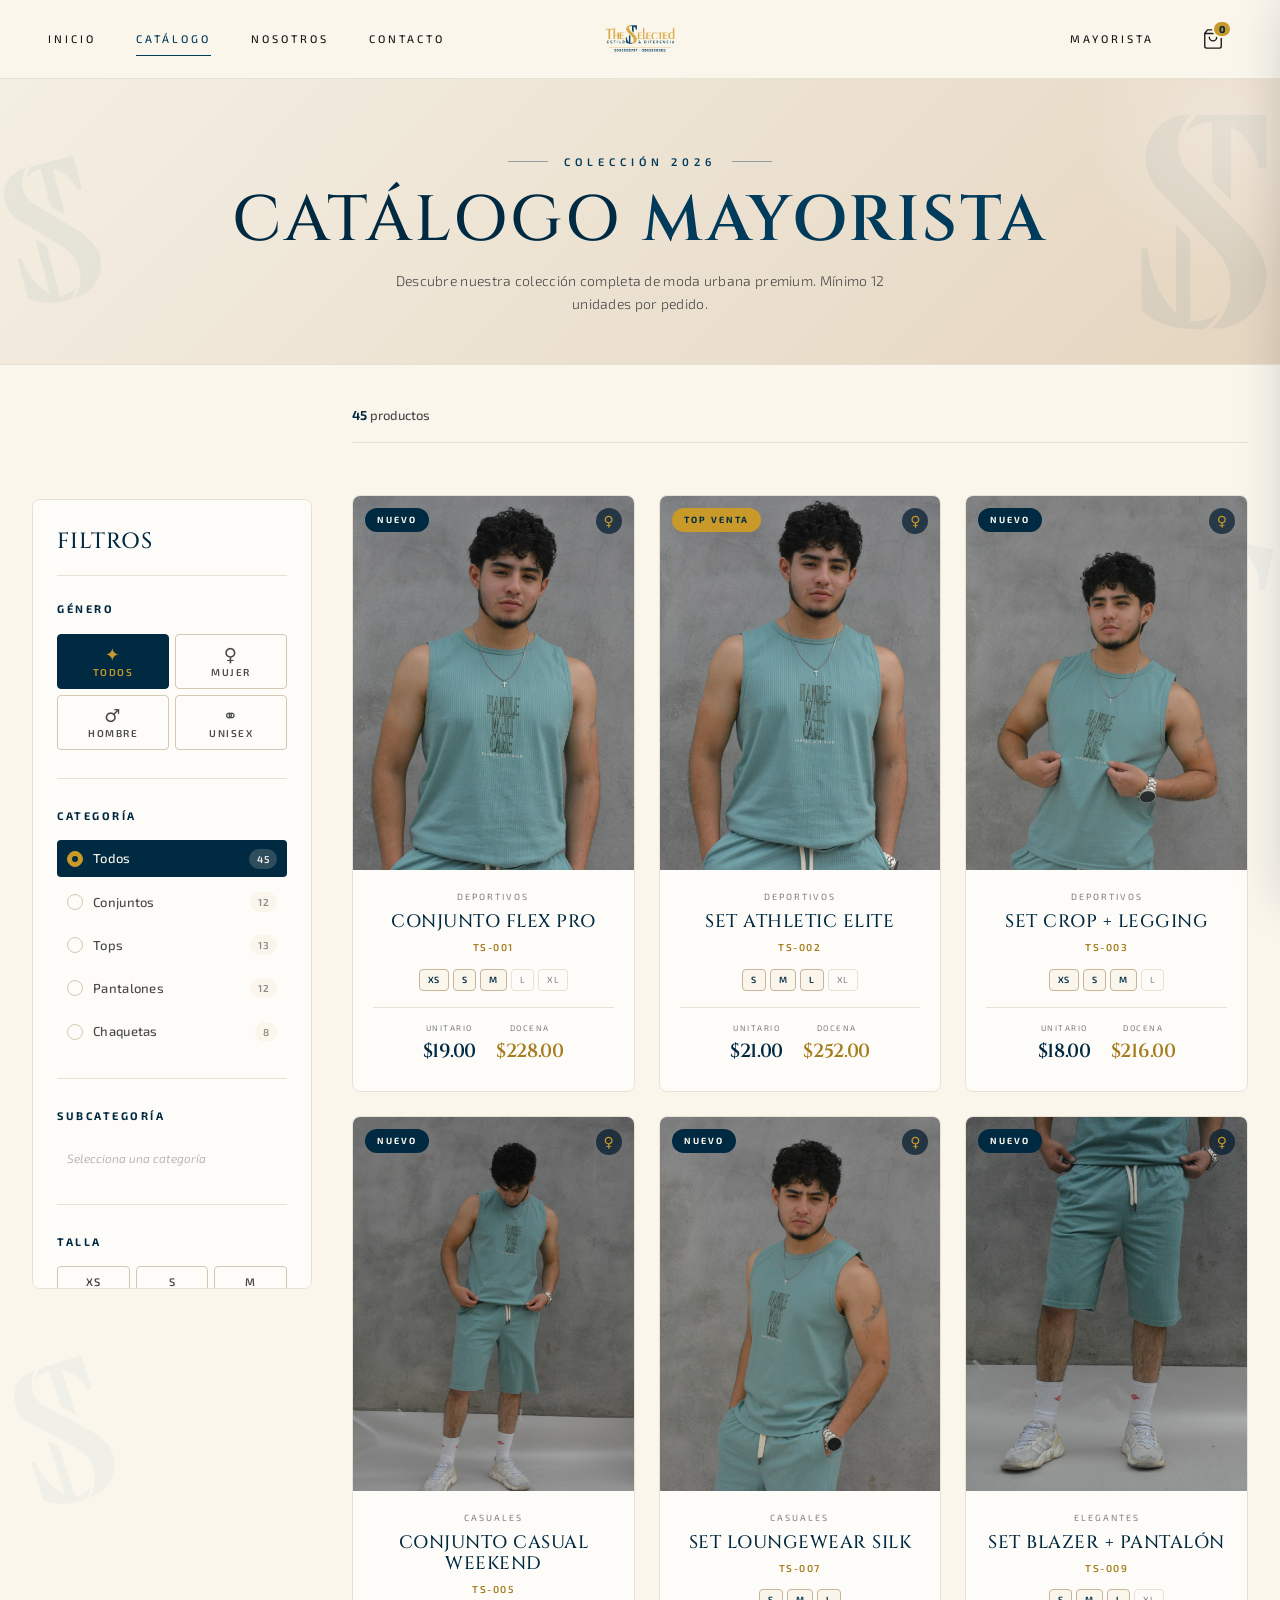
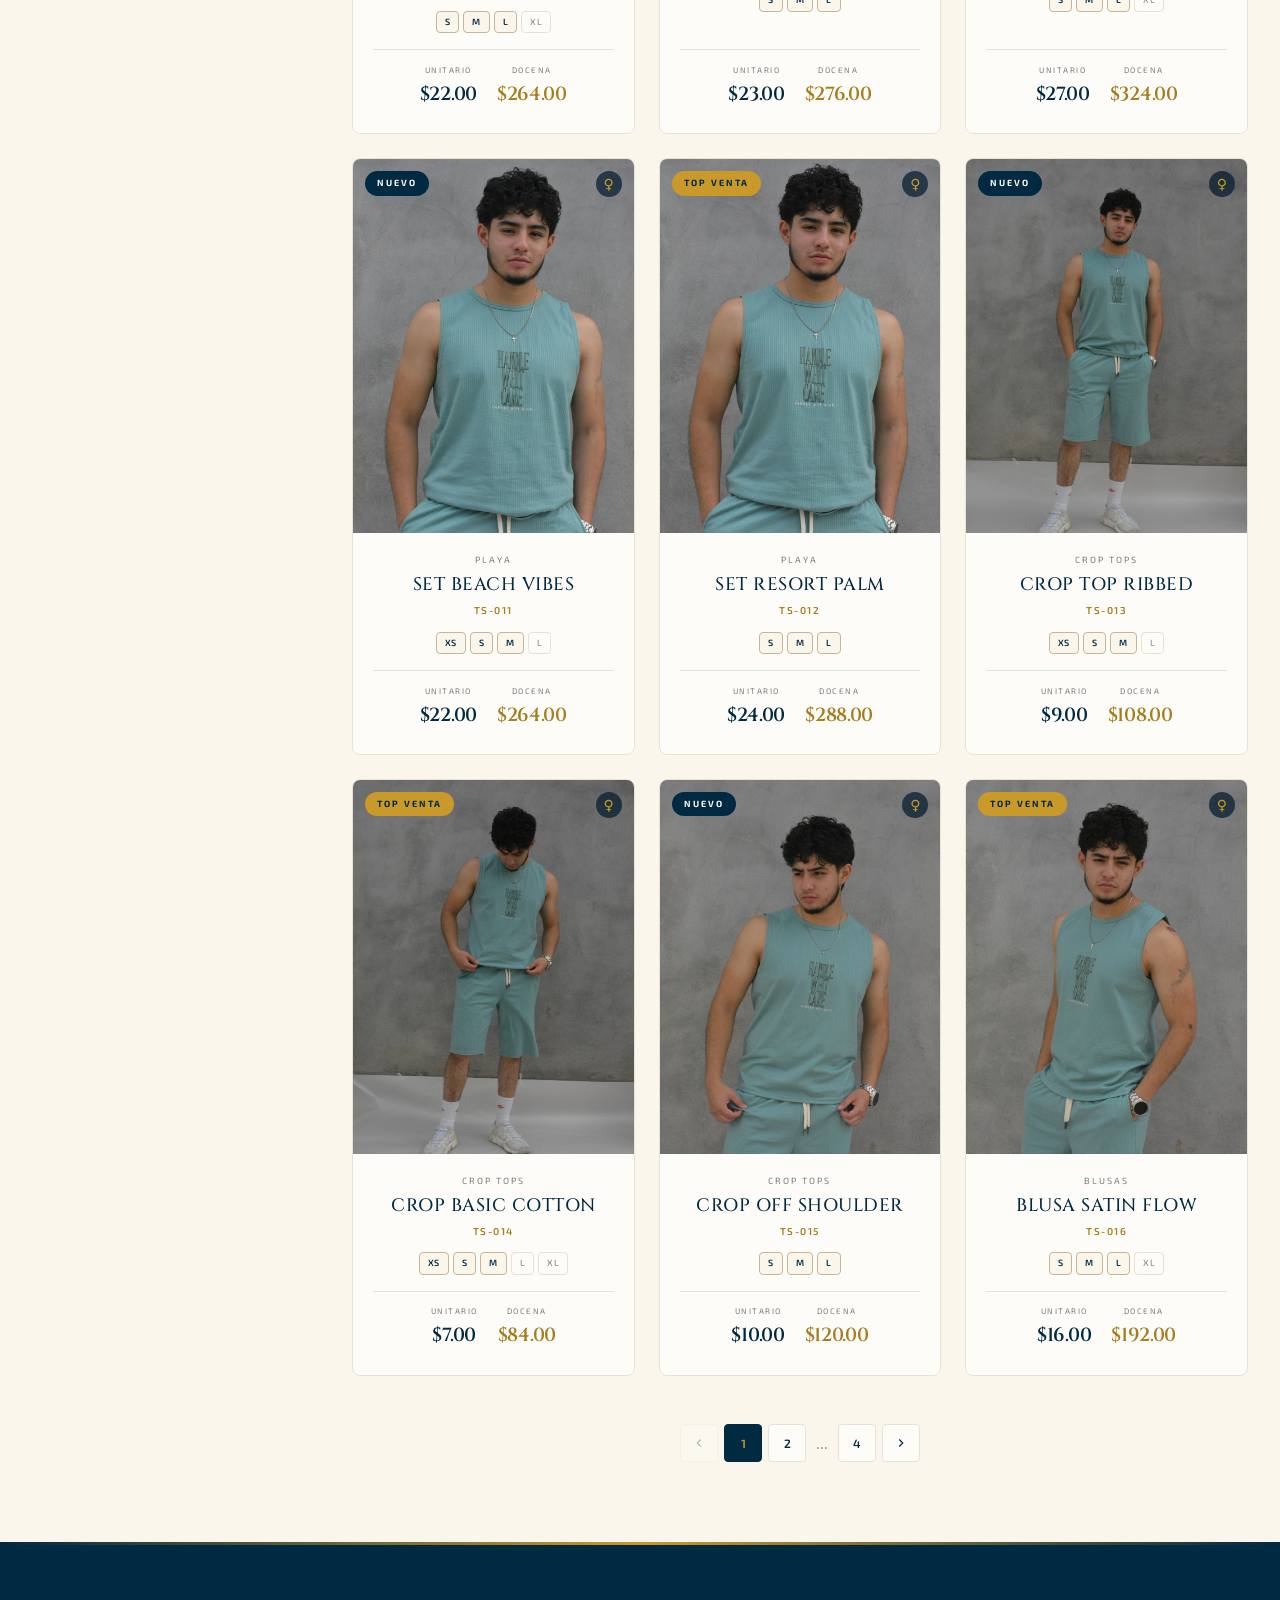
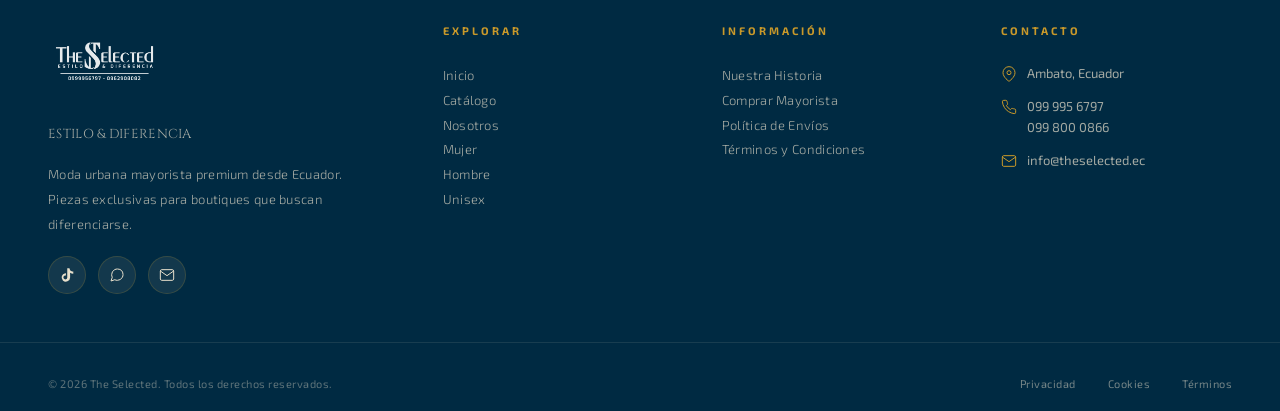
<file: catalogo.html>
<!DOCTYPE html>
<html lang="es">
<head>
<meta charset="UTF-8">
<meta name="viewport" content="width=device-width, initial-scale=1.0, viewport-fit=cover">
<meta name="theme-color" content="#002a42">
<title>Catálogo Mayorista | The Selected — Ropa al por mayor Ecuador</title>
<meta name="description" content="Catálogo mayorista completo de The Selected. 45 productos premium para Mujer, Hombre y Unisex. Mínimo 12 unidades. Envíos a todo Ecuador.">
<meta name="keywords" content="catálogo mayorista, ropa por docena, moda urbana Ecuador, The Selected catálogo, ropa mujer, ropa hombre">
<meta name="robots" content="index, follow">
<link rel="canonical" href="https://theselected.ec/catalogo.html">

<meta property="og:type" content="website">
<meta property="og:title" content="Catálogo Mayorista | The Selected">
<meta property="og:description" content="Descubre nuestro catálogo completo de moda urbana premium al por mayor.">
<meta property="og:image" content="assets/images/logos/logocolor.png">
<meta property="og:url" content="https://theselected.ec/catalogo.html">

<link rel="icon" type="image/png" href="assets/images/logos/isotipocolores.png">
<link rel="apple-touch-icon" href="assets/images/logos/isotipocolores.png">

<link rel="preconnect" href="https://fonts.googleapis.com">
<link rel="preconnect" href="https://fonts.gstatic.com" crossorigin>
<link href="https://fonts.googleapis.com/css2?family=Cinzel:wght@400;500;600;700&family=Exo+2:wght@200;300;400;500;600;700;800;900&display=swap" rel="stylesheet">

<link rel="stylesheet" href="assets/css/shared.css">

<style>
@keyframes wmFloat{0%,100%{transform:translateY(0) rotate(var(--rot,0deg))}50%{transform:translateY(-15px) rotate(var(--rot,0deg))}}
.wm-float{animation:wmFloat 8s ease-in-out infinite}

/* HERO */
.catalog-hero{background:linear-gradient(135deg,var(--crema-light) 0%,var(--nude) 100%);padding:4rem 0 3rem;position:relative;overflow:hidden;border-bottom:1px solid var(--border)}
.catalog-hero::before{content:'';position:absolute;top:-100px;right:-100px;width:300px;height:300px;border-radius:50%;background:radial-gradient(circle,rgba(255,255,255,0.3),transparent 70%);z-index:1}
.chero-wm-right{position:absolute;right:-5%;top:50%;transform:translateY(-50%);width:280px;height:auto;opacity:.06;pointer-events:none;z-index:0}
.chero-wm-left{position:absolute;left:-3%;top:20%;width:180px;opacity:.05;pointer-events:none;z-index:0;--rot:-15deg;transform:rotate(-15deg)}
.catalog-hero-inner{max-width:var(--container);margin:0 auto;padding:0 3rem;text-align:center;position:relative;z-index:2}
.catalog-eyebrow{font-family:var(--font-sans);font-size:11px;letter-spacing:5px;text-transform:uppercase;color:var(--azul);font-weight:600;margin-bottom:1rem;display:inline-flex;align-items:center;gap:1rem}
.catalog-eyebrow::before,.catalog-eyebrow::after{content:'';width:40px;height:1px;background:var(--azul);opacity:.4}
.catalog-title{font-family:var(--font-serif);font-weight:500;font-size:clamp(36px,6vw,64px);color:var(--azul-dark);line-height:1.1;margin-bottom:.75rem;letter-spacing:.04em;text-transform:uppercase}
.catalog-title em{font-style:normal;color:var(--azul);font-weight:600}
.catalog-sub{font-family:var(--font-sans);font-size:14px;color:var(--texto-mid);letter-spacing:.3px;max-width:520px;margin:0 auto;line-height:1.7;font-weight:300}

/* MAIN LAYOUT */
.catalog-main{padding:2.5rem 0 5rem;background:var(--crema-lighter);min-height:60vh;position:relative;overflow:hidden}
.grid-wm-1{position:absolute;top:5%;right:-3%;width:220px;opacity:.04;pointer-events:none;z-index:0;--rot:12deg;transform:rotate(12deg)}
.grid-wm-2{position:absolute;top:35%;left:-2%;width:180px;opacity:.035;pointer-events:none;z-index:0;--rot:-18deg;transform:rotate(-18deg)}
.grid-wm-3{position:absolute;bottom:15%;right:2%;width:200px;opacity:.04;pointer-events:none;z-index:0;--rot:8deg;transform:rotate(8deg)}
.catalog-container{max-width:var(--container);margin:0 auto;padding:0 2rem;display:grid;grid-template-columns:280px 1fr;gap:2.5rem;position:relative;z-index:2;align-items:start}

/* SIDEBAR */
.sidebar{background:var(--blanco);border-radius:var(--radius-md);border:1px solid var(--border);padding:1.5rem;position:sticky;top:calc(var(--nav-height) + 1rem);transition:top var(--transition-fast);max-height:calc(100vh - var(--nav-height) - 2rem);overflow-y:auto;overflow-x:hidden;scrollbar-width:thin;scrollbar-color:var(--nude-dark) transparent;contain:layout style}
.nav.scrolled ~ main .sidebar{top:calc(64px + 1rem);max-height:calc(100vh - 64px - 2rem)}
.sidebar::-webkit-scrollbar{width:5px}
.sidebar::-webkit-scrollbar-track{background:transparent;margin:.5rem 0}
.sidebar::-webkit-scrollbar-thumb{background:var(--nude-dark);border-radius:3px}
.sidebar::-webkit-scrollbar-thumb:hover{background:var(--azul)}

.sidebar-header{display:flex;align-items:center;justify-content:space-between;margin-bottom:1.5rem;padding-bottom:1rem;border-bottom:1px solid var(--border)}
.sidebar-title{font-family:var(--font-serif);font-size:22px;font-weight:500;color:var(--azul-dark);letter-spacing:1px;text-transform:uppercase}
.sidebar-count{font-family:var(--font-sans);font-size:10px;font-weight:700;color:var(--amarillo-dark);background:rgba(201,153,42,0.1);padding:4px 10px;border-radius:var(--radius-full);letter-spacing:1px}
.sidebar-count.zero{opacity:0}

.filter-group{margin-bottom:1.75rem;padding-bottom:1.75rem;border-bottom:1px solid var(--border)}
.filter-group:last-of-type{border-bottom:none;margin-bottom:1rem}
.filter-group-title{font-family:var(--font-sans);font-size:11px;font-weight:700;color:var(--texto-muted);letter-spacing:2.5px;text-transform:uppercase;margin-bottom:1rem;display:flex;align-items:center;justify-content:space-between}
.filter-group-title span{color:var(--azul-dark)}

/* Género */
.filter-gender-list{display:grid;grid-template-columns:repeat(2,1fr);gap:6px}
.filter-gender-btn{padding:10px 6px;background:var(--blanco);border:1.5px solid var(--border-dark);border-radius:var(--radius-sm);cursor:pointer;font-family:var(--font-sans);font-size:10px;font-weight:600;letter-spacing:1.5px;text-transform:uppercase;color:var(--texto-mid);transition:all var(--transition-fast);text-align:center;display:flex;flex-direction:column;align-items:center;gap:3px}
.filter-gender-btn:hover{border-color:var(--azul);color:var(--azul-dark)}
.filter-gender-btn.active{background:var(--azul-dark);border-color:var(--azul-dark);color:var(--amarillo)}
.filter-gender-icon{font-size:18px;line-height:1;display:block}

/* Categoría/Subcategoría (Radio) */
.filter-cat-list{display:flex;flex-direction:column;gap:.4rem}
.filter-cat-item{display:flex;align-items:center;gap:10px;padding:8px 10px;border-radius:var(--radius-sm);cursor:pointer;transition:all var(--transition-fast);font-family:var(--font-sans);font-size:13px;color:var(--texto-mid);font-weight:500;letter-spacing:.3px}
.filter-cat-item:hover{background:var(--crema-lighter);color:var(--azul-dark)}
.filter-cat-item.active{background:var(--azul-dark);color:var(--crema-lighter)}
.filter-cat-item.active .filter-cat-count{background:rgba(232,224,204,0.2);color:var(--crema-lighter)}
.filter-cat-radio{width:16px;height:16px;border:1.5px solid var(--border-dark);border-radius:50%;flex-shrink:0;position:relative;transition:all var(--transition-fast)}
.filter-cat-item.active .filter-cat-radio{border-color:var(--amarillo);background:var(--amarillo)}
.filter-cat-item.active .filter-cat-radio::after{content:'';position:absolute;top:50%;left:50%;transform:translate(-50%,-50%);width:6px;height:6px;background:var(--azul-dark);border-radius:50%}
.filter-cat-name{flex:1}
.filter-cat-count{font-size:10px;color:var(--texto-muted);background:var(--crema-lighter);padding:2px 8px;border-radius:var(--radius-full);font-weight:600}
.filter-empty{font-family:var(--font-sans);font-size:12px;color:var(--texto-light);padding:8px 10px;font-style:italic}

/* Tallas */
.filter-size-grid{display:grid;grid-template-columns:repeat(3,1fr);gap:6px}
.filter-size-btn{font-family:var(--font-sans);font-size:11px;font-weight:600;padding:8px;border:1.5px solid var(--border-dark);border-radius:var(--radius-sm);background:var(--blanco);color:var(--texto-mid);cursor:pointer;transition:all var(--transition-fast);letter-spacing:.5px}
.filter-size-btn:hover{border-color:var(--azul);color:var(--azul-dark)}
.filter-size-btn.active{background:var(--azul-dark);border-color:var(--azul-dark);color:var(--amarillo)}

/* Estado */
.filter-tag-list{display:flex;flex-direction:column;gap:.4rem}
.filter-tag-item{display:flex;align-items:center;gap:10px;padding:6px 10px;border-radius:var(--radius-sm);cursor:pointer;transition:all var(--transition-fast);font-family:var(--font-sans);font-size:12px;color:var(--texto-mid);font-weight:500}
.filter-tag-item:hover{background:var(--crema-lighter);color:var(--azul-dark)}
.filter-tag-item.active{color:var(--azul-dark);font-weight:700}
.filter-tag-dot{width:8px;height:8px;border-radius:50%;flex-shrink:0}
.filter-tag-dot.new{background:var(--azul-dark)}
.filter-tag-dot.hot{background:var(--amarillo)}
.filter-tag-dot.limit{background:#666}
.filter-tag-check{width:16px;height:16px;border:1.5px solid var(--border-dark);border-radius:3px;flex-shrink:0;position:relative;transition:all var(--transition-fast);margin-left:auto}
.filter-tag-item.active .filter-tag-check{background:var(--azul-dark);border-color:var(--azul-dark)}
.filter-tag-item.active .filter-tag-check::after{content:'';position:absolute;top:1px;left:4px;width:5px;height:9px;border:solid var(--amarillo);border-width:0 2px 2px 0;transform:rotate(45deg)}

/* Limpiar */
.filter-clear{width:100%;padding:12px;background:transparent;border:1.5px solid var(--danger);color:var(--danger);border-radius:var(--radius-sm);cursor:pointer;font-family:var(--font-sans);font-size:11px;font-weight:700;letter-spacing:2px;text-transform:uppercase;transition:all var(--transition-fast);margin-top:1rem;display:flex;align-items:center;justify-content:center;gap:8px}
.filter-clear:hover{background:var(--danger);color:var(--blanco)}
.filter-clear:disabled{opacity:.3;cursor:not-allowed;border-color:var(--border-dark);color:var(--texto-muted)}
.filter-clear:disabled:hover{background:transparent}
.filter-clear svg{width:14px;height:14px;stroke:currentColor;fill:none;stroke-width:2}

/* Products */
.products-section{min-width:0}
.products-header{display:flex;align-items:center;justify-content:space-between;margin-bottom:1.75rem;padding-bottom:1rem;border-bottom:1px solid var(--border);flex-wrap:wrap;gap:1rem}
.products-count{font-family:var(--font-sans);font-size:13px;color:var(--texto-mid);font-weight:500}
.products-count strong{color:var(--azul-dark);font-weight:700}

.mobile-filter-btn{display:none;align-items:center;gap:10px;padding:10px 18px;background:var(--azul-dark);color:var(--crema-lighter);border-radius:var(--radius-sm);font-family:var(--font-sans);font-size:11px;font-weight:700;letter-spacing:2px;text-transform:uppercase;cursor:pointer;border:none}
.mobile-filter-btn svg{width:16px;height:16px;stroke:currentColor;fill:none;stroke-width:2}
.mobile-filter-btn-count{background:var(--amarillo);color:var(--azul-dark);padding:2px 8px;border-radius:var(--radius-full);font-size:10px;font-weight:800}
.mobile-filter-btn-count.zero{display:none}

.active-filters{display:flex;flex-wrap:wrap;gap:6px;margin-bottom:1.5rem}
.active-filter-chip{display:inline-flex;align-items:center;gap:6px;padding:5px 10px 5px 12px;background:var(--azul-dark);color:var(--crema-lighter);border-radius:var(--radius-full);font-family:var(--font-sans);font-size:10px;font-weight:600;letter-spacing:1px;text-transform:uppercase}
.active-filter-chip button{background:none;border:none;color:var(--amarillo);cursor:pointer;padding:0;font-size:14px;line-height:1;display:flex;align-items:center;justify-content:center;width:16px;height:16px;border-radius:50%;transition:all var(--transition-fast)}
.active-filter-chip button:hover{background:rgba(232,224,204,0.2)}

/* Grid */
.grid{display:grid;grid-template-columns:repeat(auto-fill,minmax(240px,1fr));gap:1.5rem}
.card{background:var(--blanco);border-radius:var(--radius-md);overflow:hidden;transition:all var(--transition-med);cursor:pointer;border:1px solid var(--border);display:flex;flex-direction:column;position:relative}
.card:focus-visible{outline:2px solid var(--azul);outline-offset:4px}
.card:hover{transform:translateY(-6px);box-shadow:var(--shadow-lg);border-color:var(--nude-dark)}
.card-img{aspect-ratio:3/4;position:relative;overflow:hidden;background:var(--crema-light)}
.card-img img{width:100%;height:100%;object-fit:cover;transition:transform .8s cubic-bezier(0.16,1,0.3,1)}
.card:hover .card-img img{transform:scale(1.06)}
.card-ph{width:100%;height:100%;display:flex;flex-direction:column;align-items:center;justify-content:center;gap:.75rem;background:linear-gradient(145deg,var(--azul-dark) 0%,var(--azul) 50%,var(--azul-light) 100%);padding:2rem}
.card-ph img{width:50%;max-width:80px;height:auto;opacity:.4}
.card-badge{position:absolute;top:12px;left:12px;font-family:var(--font-sans);font-size:9px;letter-spacing:2px;text-transform:uppercase;font-weight:700;padding:5px 12px;border-radius:var(--radius-full);z-index:3}
.badge-new{background:var(--azul-dark);color:var(--crema-lighter)}
.badge-hot{background:var(--amarillo);color:var(--azul-dark)}
.badge-lim{background:rgba(0,0,0,0.5);backdrop-filter:blur(8px);color:var(--crema-lighter);border:1px solid rgba(232,224,204,0.2)}
.card-gender-badge{position:absolute;top:12px;right:12px;font-family:var(--font-sans);font-size:14px;font-weight:700;background:rgba(0,26,46,0.7);backdrop-filter:blur(8px);color:var(--amarillo);width:26px;height:26px;border-radius:50%;display:flex;align-items:center;justify-content:center;z-index:3}
.card-overlay-btn{position:absolute;bottom:12px;left:12px;right:12px;background:var(--blanco);color:var(--azul-dark);padding:10px;font-family:var(--font-sans);font-size:10px;letter-spacing:2px;text-transform:uppercase;font-weight:700;text-align:center;border-radius:var(--radius-sm);opacity:0;transform:translateY(10px);transition:all var(--transition-fast);z-index:3;border:none;cursor:pointer;pointer-events:none}
.card:hover .card-overlay-btn{opacity:1;transform:translateY(0);pointer-events:auto}
.card-overlay-btn:hover{background:var(--azul-dark);color:var(--crema-lighter)}

.card-body{padding:1.25rem 1.25rem 1.5rem;text-align:center;flex:1;display:flex;flex-direction:column}
.cb-cat{font-family:var(--font-sans);font-size:9px;letter-spacing:2px;text-transform:uppercase;color:var(--texto-muted);margin-bottom:.4rem;font-weight:500}
.cb-name{font-family:var(--font-serif);font-weight:500;font-size:18px;color:var(--azul-dark);margin-bottom:.4rem;line-height:1.2;letter-spacing:.5px;text-transform:uppercase}
.cb-ref{font-family:var(--font-sans);font-size:10px;letter-spacing:1.5px;color:var(--amarillo-dark);font-weight:600;margin-bottom:.85rem}
.cb-sizes{display:flex;gap:4px;flex-wrap:wrap;justify-content:center;margin-bottom:1rem}
.csz{font-family:var(--font-sans);font-size:9px;font-weight:500;padding:3px 8px;border-radius:var(--radius-sm);border:1px solid var(--border);color:var(--texto-muted);letter-spacing:.5px}
.csz.av{border-color:var(--nude-dark);color:var(--azul-dark);background:var(--crema-lighter);font-weight:600}
.cb-prices{display:flex;gap:1.25rem;justify-content:center;padding-top:.85rem;border-top:1px solid var(--border);margin-top:auto}
.cp{text-align:center}
.cp-l{font-family:var(--font-sans);font-size:8px;letter-spacing:1.5px;text-transform:uppercase;color:var(--texto-muted);margin-bottom:2px;font-weight:500}
.cp-v{font-family:var(--font-serif);font-size:19px;font-weight:600;color:var(--azul-dark);letter-spacing:-.3px}
.cp-v.gold{color:var(--amarillo-dark)}

.empty-catalog{text-align:center;padding:5rem 2rem;color:var(--texto-muted);grid-column:1/-1}
.empty-catalog-icon{width:80px;height:80px;margin:0 auto 1.5rem;padding:1.5rem;background:var(--crema-lighter);border-radius:50%;display:flex;align-items:center;justify-content:center}
.empty-catalog-icon img{width:100%;height:auto;opacity:.4}
.empty-catalog h3{font-family:var(--font-serif);font-size:24px;color:var(--azul-dark);margin-bottom:.5rem;letter-spacing:1px;text-transform:uppercase}
.empty-catalog p{font-size:14px;margin-bottom:1.5rem}
.empty-catalog-btn{display:inline-block;padding:12px 32px;background:var(--azul-dark);color:var(--crema-lighter);border:none;border-radius:var(--radius-sm);font-family:var(--font-sans);font-size:11px;font-weight:700;letter-spacing:2px;text-transform:uppercase;cursor:pointer;transition:all var(--transition-fast)}
.empty-catalog-btn:hover{background:var(--azul);transform:translateY(-2px)}

/* Pagination */
.pagination{display:flex;justify-content:center;align-items:center;gap:6px;margin-top:3rem}
.page-btn{width:38px;height:38px;display:flex;align-items:center;justify-content:center;background:var(--blanco);border:1px solid var(--border);color:var(--azul-dark);font-family:var(--font-sans);font-size:12px;font-weight:600;cursor:pointer;transition:all var(--transition-fast);border-radius:var(--radius-sm)}
.page-btn:hover:not(:disabled){border-color:var(--azul);color:var(--azul)}
.page-btn.active{background:var(--azul-dark);border-color:var(--azul-dark);color:var(--amarillo)}
.page-btn:disabled{opacity:.3;cursor:not-allowed}
.page-btn svg{width:14px;height:14px;stroke:currentColor;fill:none;stroke-width:2}

/* Mobile Filter Panel */
.mobile-filter-overlay{position:fixed;inset:0;background:rgba(0,26,46,0.6);z-index:1200;opacity:0;pointer-events:none;transition:opacity .3s;backdrop-filter:blur(6px)}
.mobile-filter-overlay.open{opacity:1;pointer-events:auto}
.mobile-filter-panel{position:fixed;top:0;left:-100%;width:340px;max-width:90vw;height:100vh;height:100dvh;background:var(--crema-lighter);z-index:1201;box-shadow:12px 0 50px rgba(0,26,46,0.2);transition:left .4s cubic-bezier(0.16,1,0.3,1);display:flex;flex-direction:column;overflow:hidden}
.mobile-filter-panel.open{left:0}
.mfp-header{background:linear-gradient(135deg,var(--azul-dark),var(--azul));padding:1.5rem;display:flex;align-items:center;justify-content:space-between;flex-shrink:0;border-bottom:2px solid var(--amarillo)}
.mfp-title{font-family:var(--font-serif);font-size:22px;font-weight:500;color:var(--crema-lighter);letter-spacing:2px;text-transform:uppercase;display:flex;align-items:center;gap:10px}
.mfp-title svg{width:20px;height:20px;stroke:var(--amarillo);fill:none;stroke-width:2}
.mfp-close{background:rgba(232,224,204,0.08);border:1px solid rgba(232,224,204,0.15);color:var(--crema);width:36px;height:36px;border-radius:var(--radius-sm);cursor:pointer;font-size:15px;display:flex;align-items:center;justify-content:center;transition:all var(--transition-fast)}
.mfp-close:hover{background:rgba(201,153,42,0.15);border-color:var(--amarillo);color:var(--amarillo);transform:rotate(90deg)}
.mfp-body{flex:1;overflow-y:auto;padding:1.5rem;-webkit-overflow-scrolling:touch}
.mfp-body::-webkit-scrollbar{width:4px}
.mfp-body::-webkit-scrollbar-thumb{background:var(--border-dark);border-radius:2px}
.mfp-footer{padding:1rem 1.5rem;background:var(--blanco);border-top:1px solid var(--border);display:flex;gap:8px;flex-shrink:0}
.mfp-btn-apply{flex:1;padding:12px;background:var(--azul-dark);color:var(--crema-lighter);border:none;border-radius:var(--radius-sm);font-family:var(--font-sans);font-size:11px;font-weight:700;letter-spacing:2px;text-transform:uppercase;cursor:pointer;transition:all var(--transition-fast)}
.mfp-btn-apply:hover{background:var(--azul)}
.mfp-btn-clear{padding:12px 20px;background:transparent;border:1.5px solid var(--danger);color:var(--danger);border-radius:var(--radius-sm);font-family:var(--font-sans);font-size:11px;font-weight:700;letter-spacing:1px;text-transform:uppercase;cursor:pointer;transition:all var(--transition-fast)}
.mfp-btn-clear:hover{background:var(--danger);color:var(--blanco)}

/* Modal */
.overlay{position:fixed;inset:0;background:rgba(0,26,46,0.65);z-index:2000;opacity:0;pointer-events:none;transition:opacity .3s;backdrop-filter:blur(6px);-webkit-backdrop-filter:blur(6px);display:flex;align-items:center;justify-content:center;padding:1rem}
.overlay.open{opacity:1;pointer-events:auto}
.modal{background:var(--blanco);border-radius:var(--radius-lg);width:100%;max-width:560px;max-height:95vh;overflow:hidden;box-shadow:var(--shadow-xl);transform:scale(.94) translateY(20px);transition:transform var(--transition-med);display:flex;flex-direction:column;position:relative}
.overlay.open .modal{transform:scale(1) translateY(0)}
.modal-header{background:linear-gradient(135deg,var(--azul-dark),var(--azul));padding:1.75rem 1.75rem 1.5rem;position:relative;flex-shrink:0;overflow:hidden}
.modal-header-wm{position:absolute;right:-15%;top:-30%;width:180px;opacity:.08;pointer-events:none;z-index:0;--rot:15deg;transform:rotate(15deg)}
.modal-close{position:absolute;top:14px;right:14px;width:38px;height:38px;border-radius:50%;background:rgba(232,224,204,0.1);border:1px solid rgba(232,224,204,0.15);color:var(--crema);font-size:15px;display:flex;align-items:center;justify-content:center;transition:all var(--transition-fast);cursor:pointer;z-index:5}
.modal-close:hover{background:rgba(201,153,42,0.2);border-color:var(--amarillo);color:var(--amarillo);transform:rotate(90deg)}
.mh-ref{font-family:var(--font-sans);font-size:10px;letter-spacing:3px;text-transform:uppercase;font-weight:600;color:var(--amarillo);margin-bottom:6px;display:flex;align-items:center;gap:8px;position:relative;z-index:2}
.mh-ref::before{content:'';width:20px;height:1px;background:var(--amarillo)}
.mh-name{font-family:var(--font-serif);font-weight:500;font-size:26px;color:var(--crema-lighter);line-height:1.15;letter-spacing:1.5px;text-transform:uppercase;position:relative;z-index:2}
.modal-body{flex:1;overflow-y:auto;padding:1.75rem;padding-bottom:2rem;-webkit-overflow-scrolling:touch;position:relative}
.modal-body::-webkit-scrollbar{width:6px}
.modal-body::-webkit-scrollbar-thumb{background:var(--border-dark);border-radius:3px}
.modal-gallery{margin-bottom:1.5rem;position:relative;z-index:1}
.modal-main-img{width:100%;aspect-ratio:4/5;object-fit:cover;border-radius:var(--radius-md);border:1px solid var(--border);margin-bottom:12px;background:var(--crema-light)}
.modal-main-img-ph{width:100%;aspect-ratio:4/5;border-radius:var(--radius-md);border:1px solid var(--border);margin-bottom:12px;background:linear-gradient(145deg,var(--azul-dark),var(--azul-light));display:flex;align-items:center;justify-content:center;padding:3rem}
.modal-main-img-ph img{max-width:40%;height:auto;opacity:.5}
.modal-thumbs{display:flex;gap:8px;flex-wrap:wrap}
.modal-thumb{width:60px;height:60px;object-fit:cover;border-radius:var(--radius-sm);border:2px solid transparent;cursor:pointer;transition:all var(--transition-fast);opacity:.6}
.modal-thumb.active{border-color:var(--azul-dark);opacity:1}
.modal-thumb:hover{opacity:1}
.modal-info{margin-bottom:1.5rem;border-top:1px solid var(--border);padding-top:1.5rem;display:grid;grid-template-columns:1fr;gap:1rem;position:relative;z-index:1}
.info-item h4{font-family:var(--font-sans);font-size:10px;letter-spacing:2px;text-transform:uppercase;color:var(--texto-muted);margin-bottom:4px;font-weight:700}
.info-item p{font-family:var(--font-sans);font-size:13px;color:var(--texto-mid);line-height:1.6;font-weight:300}
.price-cards{display:grid;grid-template-columns:1fr 1fr;gap:10px;margin-bottom:1.75rem;position:relative;z-index:1}
.pc{background:var(--crema-lighter);border-radius:var(--radius-md);padding:1rem;text-align:center;border:1.5px solid transparent;transition:all var(--transition-fast)}
.pc.best{background:rgba(201,153,42,0.08);border-color:var(--amarillo)}
.pc-l{font-family:var(--font-sans);font-size:9px;letter-spacing:1.5px;text-transform:uppercase;color:var(--texto-muted);margin-bottom:4px;font-weight:600}
.pc-v{font-family:var(--font-serif);font-size:24px;font-weight:600;color:var(--azul-dark);letter-spacing:-.3px}
.pc.best .pc-v{color:var(--amarillo-dark)}
.pc-note{font-family:var(--font-sans);font-size:9px;font-weight:600;color:var(--amarillo-dark);text-transform:uppercase;letter-spacing:1px;margin-top:2px}
.m-label{font-family:var(--font-sans);font-size:11px;letter-spacing:2.5px;text-transform:uppercase;font-weight:700;color:var(--azul-dark);margin-bottom:.75rem;position:relative;z-index:1}
.m-min-label{font-family:var(--font-sans);font-size:11px;color:var(--amarillo-dark);font-weight:600;margin-bottom:1rem;display:flex;align-items:center;gap:8px;padding:10px 14px;background:rgba(201,153,42,0.08);border-radius:var(--radius-sm);border:1px solid rgba(201,153,42,0.2);position:relative;z-index:1}
.m-min-label svg{width:14px;height:14px;stroke:currentColor;fill:none;stroke-width:2;flex-shrink:0}
.m-colors{display:flex;gap:8px;flex-wrap:wrap;margin-bottom:1.25rem;position:relative;z-index:1}
.mcolor{font-family:var(--font-sans);font-size:11px;font-weight:600;padding:10px 18px;border-radius:var(--radius-sm);border:1.5px solid var(--border-dark);color:var(--texto-mid);cursor:pointer;transition:all var(--transition-fast);background:var(--blanco);position:relative;letter-spacing:.3px}
.mcolor:hover{border-color:var(--azul);color:var(--azul-dark)}
.mcolor.on{background:var(--azul-dark);border-color:var(--azul-dark);color:var(--crema-lighter)}
.mcolor.has-qty::after{content:'';position:absolute;top:-4px;right:-4px;width:10px;height:10px;background:var(--amarillo);border-radius:50%;border:2px solid var(--blanco)}
.mcolor.on.has-qty::after{border-color:var(--azul-dark)}
.m-color-block{background:var(--crema-lighter);border-radius:var(--radius-md);padding:1.25rem;margin-bottom:1rem;border:1px solid var(--border);position:relative;z-index:1}
.m-color-header{display:flex;align-items:center;justify-content:space-between;margin-bottom:1rem;flex-wrap:wrap;gap:.5rem}
.m-color-name{font-family:var(--font-serif);font-size:18px;font-weight:500;color:var(--azul-dark);letter-spacing:1px;text-transform:uppercase}
.m-color-total{font-family:var(--font-sans);font-size:11px;font-weight:700;color:var(--azul);background:var(--blanco);padding:4px 12px;border-radius:var(--radius-full);border:1px solid var(--border)}
.m-size-grid{display:grid;grid-template-columns:repeat(auto-fill,minmax(95px,1fr));gap:12px}
.m-size-item{display:flex;flex-direction:column;align-items:center;gap:8px}
.m-size-label{font-family:var(--font-sans);font-size:10px;font-weight:700;color:var(--texto-muted);text-transform:uppercase;letter-spacing:1.5px}
.m-size-controls{display:flex;align-items:stretch;background:var(--blanco);border:1.5px solid var(--border-dark);border-radius:var(--radius-sm);overflow:hidden;transition:all var(--transition-fast);width:100%;height:40px}
.m-size-controls:hover{border-color:var(--nude-dark)}
.m-size-controls:focus-within{border-color:var(--azul);box-shadow:0 0 0 3px rgba(0,59,92,0.08)}
.m-size-btn{flex:0 0 32px;background:var(--crema-lighter);color:var(--azul-dark);font-size:18px;font-weight:400;cursor:pointer;transition:all var(--transition-fast);display:flex;align-items:center;justify-content:center;user-select:none;font-family:var(--font-sans);border:none;padding:0;line-height:1}
.m-size-btn:hover:not(:disabled){background:var(--azul-dark);color:var(--amarillo)}
.m-size-btn:active:not(:disabled){transform:scale(0.92)}
.m-size-btn:disabled{opacity:.3;cursor:not-allowed;background:var(--crema-lighter);color:var(--texto-light)}
.m-size-input{flex:1;min-width:0;padding:0 4px;border:none;text-align:center;font-size:15px;font-weight:700;color:var(--azul-dark);font-family:var(--font-sans);background:transparent;height:100%}
.m-size-input:focus{outline:none;background:rgba(201,153,42,0.05)}
.m-size-input::-webkit-outer-spin-button,.m-size-input::-webkit-inner-spin-button{-webkit-appearance:none;margin:0}
.m-size-input[type=number]{-moz-appearance:textfield}
.m-total-section{margin-top:1.5rem;padding:1.25rem;background:var(--azul-dark);border-radius:var(--radius-md);color:var(--crema-lighter);position:relative;overflow:hidden;z-index:1}
.m-total-wm{position:absolute;right:-10%;top:-30%;width:120px;opacity:.08;pointer-events:none;z-index:0}
.m-total-row{display:flex;justify-content:space-between;align-items:center;margin-bottom:.5rem;position:relative;z-index:1}
.m-total-l{font-family:var(--font-sans);font-size:12px;color:rgba(232,224,204,0.7);font-weight:400}
.m-total-v{font-family:var(--font-sans);font-size:14px;font-weight:600;color:var(--amarillo)}
.m-total-final{display:flex;justify-content:space-between;align-items:center;padding-top:.75rem;border-top:1px solid rgba(232,224,204,0.15);position:relative;z-index:1}
.m-total-final-l{font-family:var(--font-sans);font-size:13px;font-weight:600;text-transform:uppercase;letter-spacing:1px}
.m-total-final-v{font-family:var(--font-serif);font-size:28px;font-weight:600;color:var(--amarillo);letter-spacing:-.5px}
.m-min-reminder{font-family:var(--font-sans);font-size:11px;color:var(--texto-mid);text-align:center;padding:1rem;background:var(--crema-lighter);border-radius:var(--radius-sm);margin-top:1rem;border:1px dashed var(--border-dark);line-height:1.6;position:relative;z-index:1}
.btn-add-cart{width:100%;padding:16px;background:var(--azul-dark);color:var(--crema-lighter);border:none;border-radius:var(--radius-sm);cursor:pointer;font-family:var(--font-sans);font-size:12px;font-weight:700;letter-spacing:3px;text-transform:uppercase;transition:all var(--transition-fast);margin-top:1.25rem;display:flex;align-items:center;justify-content:center;gap:10px;position:relative;z-index:1}
.btn-add-cart:hover:not(:disabled){background:var(--azul);transform:translateY(-2px);box-shadow:var(--shadow-md)}
.btn-add-cart:disabled{background:var(--border-dark);cursor:not-allowed;color:var(--texto-muted)}

/* Cart Panel */
.cart-panel{position:fixed;top:0;right:-500px;width:480px;max-width:95vw;height:100vh;height:100dvh;background:var(--crema-lighter);z-index:1500;box-shadow:-12px 0 50px rgba(0,26,46,0.2);transition:right .45s cubic-bezier(0.16,1,0.3,1);display:flex;flex-direction:column;overflow:hidden}
.cart-panel.open{right:0}
.cart-panel-overlay{position:fixed;inset:0;background:rgba(0,26,46,0.6);z-index:1499;opacity:0;pointer-events:none;transition:opacity .3s;backdrop-filter:blur(6px)}
.cart-panel-overlay.open{opacity:1;pointer-events:auto}
.cart-wm-bg{position:absolute;right:-15%;top:20%;width:300px;opacity:.025;pointer-events:none;z-index:0;--rot:-10deg;transform:rotate(-10deg)}
.cart-panel-header{background:linear-gradient(135deg,var(--azul-dark),var(--azul));padding:1.5rem 1.75rem;display:flex;align-items:center;justify-content:space-between;flex-shrink:0;border-bottom:2px solid var(--amarillo);position:relative;overflow:hidden;z-index:2}
.cart-header-wm{position:absolute;right:-10%;top:-40%;width:140px;opacity:.1;pointer-events:none;z-index:0;--rot:20deg;transform:rotate(20deg)}
.cph-title{display:flex;align-items:center;gap:12px;position:relative;z-index:2}
.cph-title svg{width:22px;height:22px;stroke:var(--amarillo);fill:none;stroke-width:1.5}
.cph-title span{font-family:var(--font-serif);font-size:22px;font-weight:500;color:var(--crema-lighter);letter-spacing:2px;text-transform:uppercase}
.cph-close{background:rgba(232,224,204,0.08);border:1px solid rgba(232,224,204,0.15);color:var(--crema);width:38px;height:38px;border-radius:var(--radius-sm);cursor:pointer;font-size:15px;display:flex;align-items:center;justify-content:center;transition:all var(--transition-fast);position:relative;z-index:2}
.cph-close:hover{background:rgba(201,153,42,0.15);border-color:var(--amarillo);color:var(--amarillo);transform:rotate(90deg)}
.cart-panel-body{flex:1;overflow-y:auto;padding:1.5rem 1.75rem;-webkit-overflow-scrolling:touch;position:relative;z-index:2}
.cart-panel-body::-webkit-scrollbar{width:5px}
.cart-panel-body::-webkit-scrollbar-thumb{background:var(--border-dark);border-radius:3px}
.cart-empty-state{display:flex;flex-direction:column;align-items:center;justify-content:center;height:100%;text-align:center;padding:2rem;position:relative}
.ces-wm{position:absolute;top:50%;left:50%;transform:translate(-50%,-50%);width:280px;opacity:.06;pointer-events:none;z-index:0}
.ces-icon{width:90px;height:90px;border-radius:50%;background:var(--blanco);border:1px solid var(--border);display:flex;align-items:center;justify-content:center;margin-bottom:1.75rem;padding:1.5rem;position:relative;z-index:1}
.ces-icon img{width:100%;height:auto;opacity:.4}
.ces-title{font-family:var(--font-serif);font-size:22px;color:var(--azul-dark);margin-bottom:.5rem;letter-spacing:1px;text-transform:uppercase;position:relative;z-index:1}
.ces-sub{font-family:var(--font-sans);font-size:13px;color:var(--texto-muted);line-height:1.7;margin-bottom:1.5rem;font-weight:300;position:relative;z-index:1}
.cart-item{background:var(--blanco);border-radius:var(--radius-md);padding:1.25rem;margin-bottom:1rem;border:1px solid var(--border);transition:all var(--transition-fast);position:relative;z-index:1}
.cart-item:hover{border-color:var(--nude-dark);box-shadow:var(--shadow-sm)}
.ci-row{display:flex;gap:14px;margin-bottom:.75rem}
.ci-thumb{width:60px;height:76px;border-radius:var(--radius-sm);background:linear-gradient(145deg,var(--azul-dark),var(--azul-light));overflow:hidden;flex-shrink:0}
.ci-thumb img{width:100%;height:100%;object-fit:cover}
.ci-info{flex:1;min-width:0}
.ci-ref{font-family:var(--font-sans);font-size:9px;letter-spacing:2px;text-transform:uppercase;font-weight:700;color:var(--amarillo-dark);margin-bottom:3px}
.ci-name{font-family:var(--font-serif);font-size:16px;font-weight:500;color:var(--azul-dark);line-height:1.2;margin-bottom:3px;letter-spacing:1px;text-transform:uppercase}
.ci-price{font-family:var(--font-sans);font-size:12px;color:var(--texto-muted)}
.ci-del{background:transparent;border:none;color:var(--texto-muted);cursor:pointer;padding:6px;font-size:15px;transition:all var(--transition-fast);border-radius:var(--radius-sm);width:32px;height:32px;display:flex;align-items:center;justify-content:center;flex-shrink:0}
.ci-del:hover{color:var(--danger);background:rgba(231,76,60,0.08)}
.ci-color-group{margin-bottom:.5rem;background:var(--crema-lighter);border-radius:var(--radius-sm);padding:.75rem}
.ci-color-header{display:flex;justify-content:space-between;align-items:center;margin-bottom:.5rem;padding-bottom:.5rem;border-bottom:1px dashed var(--border-dark)}
.ci-color-name{font-family:var(--font-serif);font-size:13px;font-weight:500;color:var(--azul-dark);letter-spacing:.5px}
.ci-color-qty{font-family:var(--font-sans);font-size:11px;font-weight:600;color:var(--texto-muted)}
.ci-line{display:flex;align-items:center;justify-content:space-between;padding:.4rem .6rem;background:var(--blanco);border-radius:var(--radius-sm);margin-bottom:.3rem;border:1px solid var(--border);gap:.5rem}
.ci-line-info{font-family:var(--font-sans);font-size:11px;color:var(--azul-dark);font-weight:600}
.ci-line-sub{font-family:var(--font-sans);font-size:10px;color:var(--texto-muted)}
.ci-line-del{background:transparent;border:none;color:var(--texto-muted);cursor:pointer;font-size:11px;padding:2px 6px;transition:all var(--transition-fast);border-radius:4px}
.ci-line-del:hover{color:var(--danger);background:rgba(231,76,60,0.08)}
.ci-subtotal{display:flex;align-items:center;justify-content:space-between;padding-top:.75rem;border-top:1px solid var(--border);flex-wrap:wrap;gap:.5rem}
.ci-subtotal-l{font-family:var(--font-sans);font-size:11px;color:var(--texto-muted);text-transform:uppercase;letter-spacing:1px}
.ci-subtotal-v{font-family:var(--font-serif);font-size:20px;font-weight:600;color:var(--azul-dark);letter-spacing:-.3px}
.cart-panel-footer{background:var(--blanco);padding:1.5rem 1.75rem;border-top:1px solid var(--border);flex-shrink:0;max-height:65vh;overflow-y:auto;-webkit-overflow-scrolling:touch;position:relative;z-index:2}
.cart-panel-footer::-webkit-scrollbar{width:4px}
.cart-panel-footer::-webkit-scrollbar-thumb{background:var(--border-dark);border-radius:2px}
.progress-container{padding:0 0 1.25rem;margin-bottom:1rem;border-bottom:1px solid var(--border)}
.progress-label{display:flex;justify-content:space-between;align-items:center;margin-bottom:8px}
.progress-label-text{font-family:var(--font-sans);font-size:11px;font-weight:600;color:var(--texto-muted);letter-spacing:1.5px;text-transform:uppercase}
.progress-label-count{font-family:var(--font-serif);font-size:16px;font-weight:600;color:var(--azul-dark)}
.progress-bar{width:100%;height:8px;background:var(--border);border-radius:var(--radius-full);overflow:hidden}
.progress-bar-fill{height:100%;background:linear-gradient(90deg,var(--amarillo),var(--amarillo-dark));border-radius:var(--radius-full);transition:width .5s cubic-bezier(0.16,1,0.3,1);min-width:0}
.progress-bar-fill.complete{background:linear-gradient(90deg,var(--success),#27ae60)}
.progress-message{font-family:var(--font-sans);font-size:11px;margin-top:8px;font-weight:500;text-align:center}
.progress-message.pending{color:var(--amarillo-dark)}
.progress-message.complete{color:var(--success)}
.cpf-total{display:flex;justify-content:space-between;align-items:center;margin-bottom:1.25rem;padding:1rem;background:var(--azul-dark);color:var(--crema-lighter);border-radius:var(--radius-md);flex-wrap:wrap;gap:.5rem;position:relative;overflow:hidden}
.cpf-total-wm{position:absolute;right:-15%;top:-40%;width:100px;opacity:.1;pointer-events:none;z-index:0;--rot:15deg;transform:rotate(15deg)}
.cpf-total-l{font-family:var(--font-sans);font-size:12px;font-weight:600;text-transform:uppercase;letter-spacing:1.5px;color:rgba(232,224,204,0.8);position:relative;z-index:1}
.cpf-total-v{font-family:var(--font-serif);font-size:26px;font-weight:600;color:var(--amarillo);letter-spacing:-.5px;position:relative;z-index:1}
.cpf-form-title{font-family:var(--font-serif);font-size:18px;font-weight:500;color:var(--azul-dark);margin-bottom:1rem;display:flex;align-items:center;gap:10px;padding-bottom:.75rem;border-bottom:1px solid var(--border);letter-spacing:1px;text-transform:uppercase}
.cpf-form-title svg{width:18px;height:18px;stroke:currentColor;fill:none;stroke-width:1.5}
.cpf-form-row{display:grid;grid-template-columns:1fr 1fr;gap:10px;margin-bottom:10px}
.cpf-form-group{position:relative}
.cpf-form-label{font-family:var(--font-sans);font-size:10px;font-weight:600;color:var(--texto-muted);text-transform:uppercase;letter-spacing:1.5px;margin-bottom:5px;display:block}
.cpf-form-input{width:100%;padding:11px 14px;border-radius:var(--radius-sm);border:1.5px solid var(--border-dark);font-size:13px;font-family:var(--font-sans);color:var(--azul-dark);background:var(--blanco);transition:all var(--transition-fast);font-weight:500}
.cpf-form-input:focus{outline:none;border-color:var(--azul);box-shadow:0 0 0 3px rgba(0,59,92,0.08)}
.cpf-form-input::placeholder{color:var(--texto-light)}
.cpf-form-full{grid-column:1 / -1}
.cpf-form-note{font-family:var(--font-sans);font-size:10px;color:var(--texto-muted);margin-bottom:1rem;display:flex;align-items:center;gap:8px;padding:.6rem .75rem;background:var(--crema-lighter);border-radius:var(--radius-sm)}
.cpf-form-note svg{width:14px;height:14px;stroke:currentColor;fill:none;stroke-width:1.5;flex-shrink:0}
.cpf-btn{width:100%;padding:14px;background:#25D366;color:#fff;border:none;border-radius:var(--radius-sm);cursor:pointer;font-family:var(--font-sans);font-size:11px;font-weight:700;letter-spacing:2.5px;text-transform:uppercase;display:flex;align-items:center;justify-content:center;gap:10px;transition:all var(--transition-fast);box-shadow:0 4px 16px rgba(37,211,102,0.25)}
.cpf-btn:hover:not(:disabled){background:#1FBB57;transform:translateY(-1px);box-shadow:0 6px 20px rgba(37,211,102,0.35)}
.cpf-btn:disabled{background:var(--border-dark);cursor:not-allowed;color:var(--texto-muted);box-shadow:none}
.cpf-btn svg{width:18px;height:18px;fill:currentColor}
.cpf-min-warning{font-family:var(--font-sans);font-size:11px;color:var(--danger);text-align:center;padding:.75rem;background:rgba(231,76,60,0.08);border:1px solid rgba(231,76,60,0.2);border-radius:var(--radius-sm);margin-bottom:.75rem;font-weight:500}
.cpf-min-warning.hidden{display:none}
.cpf-clear{width:100%;padding:.6rem;background:transparent;border:1px solid var(--border-dark);color:var(--texto-muted);border-radius:var(--radius-sm);cursor:pointer;font-family:var(--font-sans);font-size:10px;font-weight:500;letter-spacing:1.5px;text-transform:uppercase;margin-top:.75rem;transition:all var(--transition-fast)}
.cpf-clear:hover{border-color:var(--danger);color:var(--danger);background:rgba(231,76,60,0.04)}

/* Responsive */
@media(max-width:1200px){.catalog-container{grid-template-columns:250px 1fr;gap:2rem}.grid{grid-template-columns:repeat(auto-fill,minmax(220px,1fr));gap:1.25rem}}
@media(max-width:1024px){.catalog-container{grid-template-columns:1fr;padding:0 2rem}.sidebar{display:none}.mobile-filter-btn{display:inline-flex}.grid{grid-template-columns:repeat(auto-fill,minmax(220px,1fr));gap:1.25rem}.chero-wm-right{width:200px;opacity:.05}.chero-wm-left{width:140px;opacity:.04}}
@media(max-width:900px){.cart-panel{width:100%;right:-100%}.products-header{flex-direction:column;align-items:stretch;gap:1rem}.mobile-filter-btn{width:100%;justify-content:center}}
@media(max-width:600px){.catalog-hero{padding:2.5rem 0 2rem}.catalog-hero-inner{padding:0 1.25rem}.catalog-container{padding:0 1rem}.grid{grid-template-columns:repeat(2,1fr);gap:12px}.card-body{padding:1rem .75rem 1.25rem}.cb-cat{font-size:9px;letter-spacing:1.5px}.cb-name{font-size:15px;letter-spacing:.5px}.cb-ref{font-size:9px;margin-bottom:.75rem}.cb-sizes{margin-bottom:.75rem;gap:3px}.csz{font-size:9px;padding:3px 7px}.cb-prices{gap:1rem;padding-top:.75rem}.cp-l{font-size:8px}.cp-v{font-size:16px}.card-badge{font-size:8px;padding:4px 10px;top:10px;left:10px}.card-gender-badge{top:10px;right:10px;width:22px;height:22px;font-size:12px}.card-overlay-btn{display:none}.overlay{padding:0}.modal{border-radius:0;max-width:100%;max-height:100vh;height:100vh;height:100dvh}.modal-header{padding:1.25rem 1.25rem 1rem}.modal-body{padding:1.25rem}.mh-name{font-size:20px;letter-spacing:1px}.modal-close{width:36px;height:36px;top:10px;right:10px}.modal-header-wm{width:120px;opacity:.06}.price-cards{grid-template-columns:1fr 1fr;gap:8px}.pc{padding:.75rem .5rem}.pc-v{font-size:20px}.m-color-block{padding:1rem}.m-color-name{font-size:16px}.m-size-grid{grid-template-columns:repeat(auto-fill,minmax(85px,1fr));gap:10px}.m-size-controls{height:38px}.m-size-btn{flex:0 0 30px;font-size:16px}.m-size-input{font-size:13px;padding:0 2px}.m-total-final-v{font-size:24px}.btn-add-cart{font-size:11px;letter-spacing:2px;padding:14px}.cpf-form-row{grid-template-columns:1fr}.cpf-total{padding:.85rem 1rem}.cpf-total-v{font-size:22px}.cart-panel-header{padding:1.25rem 1.25rem}.cph-title span{font-size:18px}.cart-panel-body{padding:1.25rem}.cart-panel-footer{padding:1.25rem}}
@media(max-width:380px){.grid{grid-template-columns:1fr;gap:1rem}.card-body{padding:1.25rem}.cb-name{font-size:18px}.cp-v{font-size:20px}}
</style>
</head>
<body>

<a href="#main" class="skip-nav">Saltar al catálogo</a>

<nav class="nav" id="mainNav" role="navigation" aria-label="Navegación principal">
  <div class="nav-inner">
    <button class="nav-toggle" id="navToggle" onclick="toggleMobileNav()" aria-label="Abrir menú" aria-expanded="false">
      <span></span><span></span><span></span>
    </button>
    <div class="nav-links-left" id="navLinks">
      <a href="index.html" class="nav-link">Inicio</a>
      <a href="catalogo.html" class="nav-link active">Catálogo</a>
      <a href="index.html#nosotros" class="nav-link">Nosotros</a>
      <a href="https://wa.me/593998000866" target="_blank" rel="noopener" class="nav-link">Contacto</a>
    </div>
    <div class="nav-brand">
      <a href="index.html" aria-label="The Selected - Inicio">
        <img src="assets/images/logos/logocolor.png" alt="The Selected" class="nav-logo-img" width="160" height="56">
      </a>
    </div>
    <div class="nav-links-right">
      <a href="catalogo.html" class="nav-link">Mayorista</a>
      <button class="nav-icon-btn" onclick="openCartPanel()" aria-label="Ver mi pedido">
        <svg viewBox="0 0 24 24"><path d="M6 2L3 6v14a2 2 0 0 0 2 2h14a2 2 0 0 0 2-2V6l-3-4z"/><line x1="3" y1="6" x2="21" y2="6"/><path d="M16 10a4 4 0 0 1-8 0"/></svg>
        <span class="nav-icon-count" id="navCartCount" aria-live="polite">0</span>
      </button>
    </div>
  </div>
</nav>

<main id="main">

<section class="catalog-hero">
  <img src="assets/images/logos/isotipoazul.png" alt="" class="chero-wm-right wm-float" aria-hidden="true" onerror="this.style.display='none'">
  <img src="assets/images/logos/isotipoazul.png" alt="" class="chero-wm-left" aria-hidden="true" onerror="this.style.display='none'">
  <div class="catalog-hero-inner">
    <div class="catalog-eyebrow">Colección 2026</div>
    <h1 class="catalog-title">Catálogo <em>Mayorista</em></h1>
    <p class="catalog-sub">Descubre nuestra colección completa de moda urbana premium. Mínimo 12 unidades por pedido.</p>
  </div>
</section>

<section class="catalog-main">
  <img src="assets/images/logos/isotipoazul.png" alt="" class="grid-wm-1 wm-float" aria-hidden="true" onerror="this.style.display='none'">
  <img src="assets/images/logos/isotipoazul.png" alt="" class="grid-wm-2" aria-hidden="true" onerror="this.style.display='none'">
  <img src="assets/images/logos/isotipoazul.png" alt="" class="grid-wm-3 wm-float" aria-hidden="true" onerror="this.style.display='none'">
  
  <div class="catalog-container">
    <aside class="sidebar" id="sidebar">
      <div class="sidebar-header">
        <h2 class="sidebar-title">Filtros</h2>
        <span class="sidebar-count zero" id="sidebarCount">0 activos</span>
      </div>
      <div id="sidebarContent"></div>
    </aside>
    
    <div class="products-section">
      <div class="products-header">
        <div class="products-count"><strong id="resultsCount">0</strong> productos</div>
        <button class="mobile-filter-btn" onclick="openMobileFilters()">
          <svg viewBox="0 0 24 24"><line x1="4" y1="6" x2="20" y2="6"/><line x1="7" y1="12" x2="17" y2="12"/><line x1="10" y1="18" x2="14" y2="18"/></svg>
          Filtros
          <span class="mobile-filter-btn-count zero" id="mobileFilterCount">0</span>
        </button>
      </div>
      <div class="active-filters" id="activeFilters"></div>
      <div class="grid" id="grid" role="list" aria-label="Productos"></div>
      <div class="pagination" id="pagination"></div>
    </div>
  </div>
</section>

</main>

<div class="mobile-filter-overlay" id="mobileFilterOverlay" onclick="closeMobileFilters()"></div>
<aside class="mobile-filter-panel" id="mobileFilterPanel">
  <div class="mfp-header">
    <div class="mfp-title">
      <svg viewBox="0 0 24 24"><line x1="4" y1="6" x2="20" y2="6"/><line x1="7" y1="12" x2="17" y2="12"/><line x1="10" y1="18" x2="14" y2="18"/></svg>
      Filtros
    </div>
    <button class="mfp-close" onclick="closeMobileFilters()" aria-label="Cerrar">✕</button>
  </div>
  <div class="mfp-body" id="mobileFilterBody"></div>
  <div class="mfp-footer">
    <button class="mfp-btn-clear" onclick="clearAllFilters()">Limpiar</button>
    <button class="mfp-btn-apply" onclick="closeMobileFilters()">Ver Productos</button>
  </div>
</aside>

<div class="cart-panel-overlay" id="cartPanelOverlay" onclick="closeCartPanel()" aria-hidden="true"></div>

<aside class="cart-panel" id="cartPanel" role="dialog" aria-label="Mi pedido" aria-modal="true">
  <img src="assets/images/logos/isotipoazul.png" alt="" class="cart-wm-bg" aria-hidden="true" onerror="this.style.display='none'">
  <div class="cart-panel-header">
    <img src="assets/images/logos/isotipoblanco.png" alt="" class="cart-header-wm" aria-hidden="true" onerror="this.style.display='none'">
    <div class="cph-title">
      <svg viewBox="0 0 24 24" aria-hidden="true"><path d="M6 2L3 6v14a2 2 0 0 0 2 2h14a2 2 0 0 0 2-2V6l-3-4z"/><line x1="3" y1="6" x2="21" y2="6"/><path d="M16 10a4 4 0 0 1-8 0"/></svg>
      <span>Mi Pedido</span>
    </div>
    <button class="cph-close" onclick="closeCartPanel()" aria-label="Cerrar">✕</button>
  </div>
  <div class="cart-panel-body" id="cartPanelBody"></div>
  <div class="cart-panel-footer" id="cartPanelFooter" style="display:none;"></div>
</aside>

<div class="overlay" id="modal" role="dialog" aria-modal="true" aria-labelledby="m-name">
  <div class="modal">
    <div class="modal-header">
      <img src="assets/images/logos/isotipoblanco.png" alt="" class="modal-header-wm" aria-hidden="true" onerror="this.style.display='none'">
      <button class="modal-close" onclick="closeModal()" aria-label="Cerrar">✕</button>
      <div class="mh-ref" id="m-ref"></div>
      <h2 class="mh-name" id="m-name"></h2>
    </div>
    <div class="modal-body" id="modalBody"></div>
  </div>
</div>

<footer class="footer" role="contentinfo">
  <div class="footer-inner">
    <div class="footer-col">
      <img src="assets/images/logos/logocolor.png" alt="The Selected" class="footer-brand-logo">
      <p class="footer-brand-tagline">Estilo & Diferencia</p>
      <p class="footer-brand-desc">Moda urbana mayorista premium desde Ecuador. Piezas exclusivas para boutiques que buscan diferenciarse.</p>
      <div class="footer-social">
        <a href="https://www.tiktok.com/@selectedmoda" target="_blank" rel="noopener" aria-label="TikTok">
          <svg class="filled" viewBox="0 0 24 24"><path d="M19.59 6.69a4.83 4.83 0 0 1-3.77-4.25V2h-3.45v13.67a2.89 2.89 0 0 1-5.2 1.74 2.89 2.89 0 0 1 2.31-4.64 2.93 2.93 0 0 1 .88.13V9.4a6.84 6.84 0 0 0-1-.05A6.33 6.33 0 0 0 5.8 20.1a6.34 6.34 0 0 0 10.86-4.43v-7a8.16 8.16 0 0 0 4.77 1.52v-3.4a4.85 4.85 0 0 1-1.84-.1z"/></svg>
        </a>
        <a href="https://wa.me/593998000866" target="_blank" rel="noopener" aria-label="WhatsApp">
          <svg viewBox="0 0 24 24"><path d="M21 11.5a8.38 8.38 0 0 1-.9 3.8 8.5 8.5 0 0 1-7.6 4.7 8.38 8.38 0 0 1-3.8-.9L3 21l1.9-5.7a8.38 8.38 0 0 1-.9-3.8 8.5 8.5 0 0 1 4.7-7.6 8.38 8.38 0 0 1 3.8-.9h.5a8.48 8.48 0 0 1 8 8v.5z"/></svg>
        </a>
        <a href="mailto:info@theselected.ec" aria-label="Email">
          <svg viewBox="0 0 24 24"><path d="M4 4h16c1.1 0 2 .9 2 2v12c0 1.1-.9 2-2 2H4c-1.1 0-2-.9-2-2V6c0-1.1.9-2 2-2z"/><polyline points="22,6 12,13 2,6"/></svg>
        </a>
      </div>
    </div>
    <div class="footer-col">
      <h4>Explorar</h4>
      <a href="index.html">Inicio</a>
      <a href="catalogo.html">Catálogo</a>
      <a href="index.html#nosotros">Nosotros</a>
      <a href="catalogo.html?g=mujer">Mujer</a>
      <a href="catalogo.html?g=hombre">Hombre</a>
      <a href="catalogo.html?g=unisex">Unisex</a>
    </div>
    <div class="footer-col">
      <h4>Información</h4>
      <a href="index.html#nosotros">Nuestra Historia</a>
      <a href="catalogo.html">Comprar Mayorista</a>
      <a href="#">Política de Envíos</a>
      <a href="#">Términos y Condiciones</a>
    </div>
    <div class="footer-col">
      <h4>Contacto</h4>
      <div class="footer-contact-item">
        <svg viewBox="0 0 24 24" fill="none" stroke="currentColor" stroke-width="1.5"><path d="M21 10c0 7-9 13-9 13s-9-6-9-13a9 9 0 0 1 18 0z"/><circle cx="12" cy="10" r="3"/></svg>
        <span>Ambato, Ecuador</span>
      </div>
      <div class="footer-contact-item">
        <svg viewBox="0 0 24 24" fill="none" stroke="currentColor" stroke-width="1.5"><path d="M22 16.92v3a2 2 0 0 1-2.18 2 19.79 19.79 0 0 1-8.63-3.07 19.5 19.5 0 0 1-6-6 19.79 19.79 0 0 1-3.07-8.67A2 2 0 0 1 4.11 2h3a2 2 0 0 1 2 1.72 12.84 12.84 0 0 0 .7 2.81 2 2 0 0 1-.45 2.11L8.09 9.91a16 16 0 0 0 6 6l1.27-1.27a2 2 0 0 1 2.11-.45 12.84 12.84 0 0 0 2.81.7A2 2 0 0 1 22 16.92z"/></svg>
        <span>099 995 6797<br>099 800 0866</span>
      </div>
      <div class="footer-contact-item">
        <svg viewBox="0 0 24 24" fill="none" stroke="currentColor" stroke-width="1.5"><path d="M4 4h16c1.1 0 2 .9 2 2v12c0 1.1-.9 2-2 2H4c-1.1 0-2-.9-2-2V6c0-1.1.9-2 2-2z"/><polyline points="22,6 12,13 2,6"/></svg>
        <span>info@theselected.ec</span>
      </div>
    </div>
  </div>
  <div class="footer-bottom">
    <p>© 2026 The Selected. Todos los derechos reservados.</p>
    <div class="footer-bottom-links">
      <a href="#">Privacidad</a>
      <a href="#">Cookies</a>
      <a href="#">Términos</a>
    </div>
  </div>
</footer>

<div class="toast" id="toast" role="alert" aria-live="assertive">
  <div class="toast-check" aria-hidden="true">
    <svg viewBox="0 0 24 24"><polyline points="20 6 9 17 4 12"/></svg>
  </div>
  <span id="toastText">Agregado</span>
</div>
<script>
(function(){
'use strict';

const WA = '593998000866';
const ISOTIPO_PH = 'assets/images/logos/isotipoblanco.png';
const ISOTIPO_WM = 'assets/images/logos/isotipoblanco.png';
const ITEMS_PER_PAGE = 12;

const GENDERS = ['mujer','hombre','unisex'];
const GENDER_LABEL = {mujer:'Mujer', hombre:'Hombre', unisex:'Unisex', all:'Todos'};
const GENDER_ICON = {mujer:'♀', hombre:'♂', unisex:'⚭'};

const catLabel = {set:'Conjuntos', top:'Tops', pants:'Pantalones', jacket:'Chaquetas', all:'Todos'};
const tagLabel = {new:'Nuevo', hot:'Top venta', limit:'Últimas und.'};
const tagClass = {new:'badge-new', hot:'badge-hot', limit:'badge-lim'};
const ALL_SIZES = ['XS','S','M','L','XL','XXL'];
const ALL_CATS = ['set','top','pants','jacket'];

var P = [];

// ═══════════════════════════════════════
// STATE
// ═══════════════════════════════════════
let filters = { gender:'all', cat:'all', sub:'', sizes:[], tags:[] };
let currentPage = 1;
let sel = null;
let selectedColors = [];
let stateMap = {};
let cartItems = [];
let customerData = {};

// ═══════════════════════════════════════
// UTILS
// ═══════════════════════════════════════
function sanitize(str){
  if(!str) return '';
  const div = document.createElement('div');
  div.textContent = str;
  return div.innerHTML;
}

function debounce(fn, wait){
  let t;
  return function(){
    const args = arguments;
    clearTimeout(t);
    t = setTimeout(function(){ fn.apply(null, args); }, wait);
  };
}

function loadFromStorage(){
  try{
    const savedCart = localStorage.getItem('selectedCart');
    const savedCustomer = localStorage.getItem('selectedCustomer');
    if(savedCart) cartItems = JSON.parse(savedCart);
    if(savedCustomer) customerData = JSON.parse(savedCustomer);
  } catch(e){
    cartItems = [];
    customerData = {};
  }
  updateCartBadge();
}

function saveToStorage(){
  try{
    localStorage.setItem('selectedCart', JSON.stringify(cartItems));
    localStorage.setItem('selectedCustomer', JSON.stringify(customerData));
  } catch(e){}
}

// ═══════════════════════════════════════
// NAV
// ═══════════════════════════════════════
window.addEventListener('scroll', function(){
  const nav = document.getElementById('mainNav');
  if(!nav) return;
  if(window.pageYOffset > 60) nav.classList.add('scrolled');
  else nav.classList.remove('scrolled');
}, {passive:true});

window.toggleMobileNav = function(){
  const toggle = document.getElementById('navToggle');
  const links = document.getElementById('navLinks');
  const isOpen = links.classList.toggle('mobile-open');
  toggle.classList.toggle('active');
  toggle.setAttribute('aria-expanded', isOpen);
  if(isOpen){
    const cartPanel = document.getElementById('cartPanel');
    if(cartPanel && cartPanel.classList.contains('open')) closeCartPanel();
    document.body.style.overflow = 'hidden';
  } else {
    document.body.style.overflow = '';
  }
};

document.querySelectorAll('.nav-links-left .nav-link').forEach(function(link){
  link.addEventListener('click', function(){
    const links = document.getElementById('navLinks');
    const toggle = document.getElementById('navToggle');
    if(links.classList.contains('mobile-open')){
      links.classList.remove('mobile-open');
      toggle.classList.remove('active');
      toggle.setAttribute('aria-expanded', 'false');
      document.body.style.overflow = '';
    }
  });
});

window.addEventListener('resize', function(){
  if(window.innerWidth > 900){
    const links = document.getElementById('navLinks');
    const toggle = document.getElementById('navToggle');
    if(links && links.classList.contains('mobile-open')){
      links.classList.remove('mobile-open');
      toggle.classList.remove('active');
      toggle.setAttribute('aria-expanded', 'false');
      document.body.style.overflow = '';
    }
  }
});

// ═══════════════════════════════════════
// TOAST
// ═══════════════════════════════════════
function showToast(msg){
  const t = document.getElementById('toast');
  const txt = document.getElementById('toastText');
  if(!t || !txt) return;
  txt.textContent = msg;
  t.classList.add('show');
  clearTimeout(t._timer);
  t._timer = setTimeout(function(){ t.classList.remove('show'); }, 2800);
}

function updateCartBadge(){
  const total = cartItems.reduce(function(s, item){
    return s + item.lines.reduce(function(ls, l){ return ls + l.qty; }, 0);
  }, 0);
  const el = document.getElementById('navCartCount');
  if(el){
    el.textContent = total;
    el.classList.remove('pulse');
    void el.offsetWidth;
    el.classList.add('pulse');
  }
}

// ═══════════════════════════════════════
// FILTROS
// ═══════════════════════════════════════
function getFilteredProducts(){
  return P.filter(function(p){
    if(filters.gender !== 'all' && p.gender !== filters.gender) return false;
    if(filters.cat !== 'all' && p.cat !== filters.cat) return false;
    if(filters.sub && p.sub !== filters.sub) return false;
    if(filters.sizes.length > 0){
      const hasSize = p.sizes.some(function(s){ return filters.sizes.indexOf(s) !== -1; });
      if(!hasSize) return false;
    }
    if(filters.tags.length > 0 && filters.tags.indexOf(p.tag) === -1) return false;
    return true;
  });
}

function countByGender(gender){
  if(gender === 'all') return P.length;
  return P.filter(function(p){ return p.gender === gender; }).length;
}

function countByCategory(cat){
  return P.filter(function(p){
    if(filters.gender !== 'all' && p.gender !== filters.gender) return false;
    if(cat === 'all') return true;
    return p.cat === cat;
  }).length;
}

function countBySubcategory(sub){
  return P.filter(function(p){
    if(filters.gender !== 'all' && p.gender !== filters.gender) return false;
    if(filters.cat !== 'all' && p.cat !== filters.cat) return false;
    return p.sub === sub;
  }).length;
}

function getAvailableSubcategories(){
  if(filters.cat === 'all') return [];
  const subs = new Set();
  P.forEach(function(p){
    if(filters.gender !== 'all' && p.gender !== filters.gender) return;
    if(p.cat === filters.cat) subs.add(p.sub);
  });
  return Array.from(subs);
}

function getActiveFilterCount(){
  let count = 0;
  if(filters.gender !== 'all') count++;
  if(filters.cat !== 'all') count++;
  if(filters.sub) count++;
  count += filters.sizes.length;
  count += filters.tags.length;
  return count;
}

// ═══════════════════════════════════════
// SIDEBAR
// ═══════════════════════════════════════
function renderSidebar(targetId){
  const container = document.getElementById(targetId);
  if(!container) return;
  
  let html = '';
  
  // GÉNERO
  html += '<div class="filter-group"><div class="filter-group-title"><span>Género</span></div><div class="filter-gender-list">';
  html += '<button class="filter-gender-btn ' + (filters.gender === 'all' ? 'active' : '') + '" data-gender="all"><span class="filter-gender-icon">✦</span>Todos</button>';
  html += '<button class="filter-gender-btn ' + (filters.gender === 'mujer' ? 'active' : '') + '" data-gender="mujer"><span class="filter-gender-icon">♀</span>Mujer</button>';
  html += '<button class="filter-gender-btn ' + (filters.gender === 'hombre' ? 'active' : '') + '" data-gender="hombre"><span class="filter-gender-icon">♂</span>Hombre</button>';
  html += '<button class="filter-gender-btn ' + (filters.gender === 'unisex' ? 'active' : '') + '" data-gender="unisex"><span class="filter-gender-icon">⚭</span>Unisex</button>';
  html += '</div></div>';
  
  // CATEGORÍA
  html += '<div class="filter-group"><div class="filter-group-title"><span>Categoría</span></div><div class="filter-cat-list">';
  html += '<div class="filter-cat-item ' + (filters.cat === 'all' ? 'active' : '') + '" data-cat="all"><div class="filter-cat-radio"></div><span class="filter-cat-name">Todos</span><span class="filter-cat-count">' + countByCategory('all') + '</span></div>';
  ALL_CATS.forEach(function(cat){
    const count = countByCategory(cat);
    html += '<div class="filter-cat-item ' + (filters.cat === cat ? 'active' : '') + '" data-cat="' + cat + '"><div class="filter-cat-radio"></div><span class="filter-cat-name">' + catLabel[cat] + '</span><span class="filter-cat-count">' + count + '</span></div>';
  });
  html += '</div></div>';
  
  // SUBCATEGORÍA
  html += '<div class="filter-group"><div class="filter-group-title"><span>Subcategoría</span></div>';
  if(filters.cat === 'all'){
    html += '<div class="filter-empty">Selecciona una categoría</div>';
  } else {
    const availableSubs = getAvailableSubcategories();
    if(availableSubs.length === 0){
      html += '<div class="filter-empty">Sin subcategorías disponibles</div>';
    } else {
      html += '<div class="filter-cat-list">';
      html += '<div class="filter-cat-item ' + (!filters.sub ? 'active' : '') + '" data-sub=""><div class="filter-cat-radio"></div><span class="filter-cat-name">Todas</span><span class="filter-cat-count">' + countByCategory(filters.cat) + '</span></div>';
      availableSubs.forEach(function(sub){
        const count = countBySubcategory(sub);
        const active = filters.sub === sub;
        html += '<div class="filter-cat-item ' + (active ? 'active' : '') + '" data-sub="' + sub + '"><div class="filter-cat-radio"></div><span class="filter-cat-name">' + sub + '</span><span class="filter-cat-count">' + count + '</span></div>';
      });
      html += '</div>';
    }
  }
  html += '</div>';
  
  // TALLAS
  html += '<div class="filter-group"><div class="filter-group-title"><span>Talla</span></div><div class="filter-size-grid">';
  ALL_SIZES.forEach(function(size){
    const active = filters.sizes.indexOf(size) !== -1;
    html += '<button class="filter-size-btn ' + (active ? 'active' : '') + '" data-size="' + size + '">' + size + '</button>';
  });
  html += '</div></div>';
  
  // ESTADO
  html += '<div class="filter-group"><div class="filter-group-title"><span>Estado</span></div><div class="filter-tag-list">';
  ['new','hot','limit'].forEach(function(tag){
    const active = filters.tags.indexOf(tag) !== -1;
    html += '<div class="filter-tag-item ' + (active ? 'active' : '') + '" data-tag="' + tag + '"><div class="filter-tag-dot ' + tag + '"></div><span>' + tagLabel[tag] + '</span><div class="filter-tag-check"></div></div>';
  });
  html += '</div></div>';
  
  // LIMPIAR
  const activeCount = getActiveFilterCount();
  html += '<button class="filter-clear" ' + (activeCount === 0 ? 'disabled' : '') + '><svg viewBox="0 0 24 24"><line x1="18" y1="6" x2="6" y2="18"/><line x1="6" y1="6" x2="18" y2="18"/></svg>Limpiar Filtros</button>';
  
  container.innerHTML = html;
  attachSidebarEvents(container);
}

function attachSidebarEvents(container){
  container.querySelectorAll('.filter-gender-btn').forEach(function(el){
    el.addEventListener('click', function(){
      const gender = el.dataset.gender;
      if(filters.gender !== gender){
        filters.gender = gender;
        filters.cat = 'all';
        filters.sub = '';
        currentPage = 1;
        updateAll();
      }
    });
  });
  
  container.querySelectorAll('.filter-cat-item[data-cat]').forEach(function(el){
    el.addEventListener('click', function(){
      const cat = el.dataset.cat;
      if(filters.cat !== cat){
        filters.cat = cat;
        filters.sub = '';
        currentPage = 1;
        updateAll();
      }
    });
  });
  
  container.querySelectorAll('.filter-cat-item[data-sub]').forEach(function(el){
    el.addEventListener('click', function(){
      const sub = el.dataset.sub;
      if(filters.sub !== sub){
        filters.sub = sub;
        currentPage = 1;
        updateAll();
      }
    });
  });
  
  container.querySelectorAll('.filter-size-btn').forEach(function(el){
    el.addEventListener('click', function(){
      const size = el.dataset.size;
      const idx = filters.sizes.indexOf(size);
      if(idx === -1) filters.sizes.push(size);
      else filters.sizes.splice(idx, 1);
      currentPage = 1;
      updateAll();
    });
  });
  
  container.querySelectorAll('.filter-tag-item').forEach(function(el){
    el.addEventListener('click', function(){
      const tag = el.dataset.tag;
      const idx = filters.tags.indexOf(tag);
      if(idx === -1) filters.tags.push(tag);
      else filters.tags.splice(idx, 1);
      currentPage = 1;
      updateAll();
    });
  });
  
  const clearBtn = container.querySelector('.filter-clear');
  if(clearBtn){
    clearBtn.addEventListener('click', function(){
      if(!clearBtn.disabled) clearAllFilters();
    });
  }
}

window.clearAllFilters = function(){
  filters = { gender:'all', cat:'all', sub:'', sizes:[], tags:[] };
  currentPage = 1;
  updateAll();
};

// ═══════════════════════════════════════
// ACTIVE FILTERS
// ═══════════════════════════════════════
function renderActiveFilters(){
  const container = document.getElementById('activeFilters');
  if(!container) return;
  
  let html = '';
  if(filters.gender !== 'all'){
    html += '<div class="active-filter-chip">' + GENDER_LABEL[filters.gender] + '<button data-remove-gender="1">✕</button></div>';
  }
  if(filters.cat !== 'all'){
    html += '<div class="active-filter-chip">' + catLabel[filters.cat] + '<button data-remove-cat="1">✕</button></div>';
  }
  if(filters.sub){
    html += '<div class="active-filter-chip">' + filters.sub + '<button data-remove-sub="1">✕</button></div>';
  }
  filters.sizes.forEach(function(size){
    html += '<div class="active-filter-chip">Talla ' + size + '<button data-remove-size="' + size + '">✕</button></div>';
  });
  filters.tags.forEach(function(tag){
    html += '<div class="active-filter-chip">' + tagLabel[tag] + '<button data-remove-tag="' + tag + '">✕</button></div>';
  });
  
  container.innerHTML = html;
  
  container.onclick = function(e){
    const btn = e.target.closest('button');
    if(!btn) return;
    if(btn.dataset.removeGender){
      filters.gender = 'all';
      filters.cat = 'all';
      filters.sub = '';
    } else if(btn.dataset.removeCat){
      filters.cat = 'all';
      filters.sub = '';
    } else if(btn.dataset.removeSub){
      filters.sub = '';
    } else if(btn.dataset.removeSize){
      filters.sizes = filters.sizes.filter(function(s){ return s !== btn.dataset.removeSize; });
    } else if(btn.dataset.removeTag){
      filters.tags = filters.tags.filter(function(t){ return t !== btn.dataset.removeTag; });
    }
    currentPage = 1;
    updateAll();
  };
}

// ═══════════════════════════════════════
// GRID
// ═══════════════════════════════════════
function renderGrid(){
  const g = document.getElementById('grid');
  const countEl = document.getElementById('resultsCount');
  if(!g) return;
  
  const list = getFilteredProducts();
  if(countEl) countEl.textContent = list.length;
  
  if(list.length === 0){
    g.innerHTML = '<div class="empty-catalog"><div class="empty-catalog-icon"><img src="' + ISOTIPO_PH + '" alt=""></div><h3>Sin resultados</h3><p>No hay productos que coincidan con los filtros seleccionados.</p><button class="empty-catalog-btn" onclick="clearAllFilters()">Limpiar Filtros</button></div>';
    document.getElementById('pagination').innerHTML = '';
    return;
  }
  
  const totalPages = Math.ceil(list.length / ITEMS_PER_PAGE);
  if(currentPage > totalPages) currentPage = 1;
  const start = (currentPage - 1) * ITEMS_PER_PAGE;
  const pageList = list.slice(start, start + ITEMS_PER_PAGE);
  
  let html = '';
  pageList.forEach(function(p){
    let imgHTML;
    if(p.images && p.images.length > 0){
      imgHTML = '<img src="' + p.images[0] + '" alt="' + sanitize(p.name) + '" loading="lazy" onerror="this.parentElement.innerHTML=\'<div class=&quot;card-ph&quot;><img src=&quot;' + ISOTIPO_PH + '&quot; alt=&quot;&quot;></div>\'">';
    } else {
      imgHTML = '<div class="card-ph"><img src="' + ISOTIPO_PH + '" alt=""></div>';
    }
    
    let sizesHTML = p.sizes.slice(0,5).map(function(s, i){
      return '<span class="csz ' + (i < 3 ? 'av' : '') + '">' + s + '</span>';
    }).join('');
    
    const genderIcon = GENDER_ICON[p.gender] || '';
    
    html += '<article class="card" tabindex="0" role="listitem" data-id="' + p.id + '" aria-label="' + sanitize(p.name) + ' - $' + p.price.toFixed(2) + '">' +
      '<div class="card-img">' + imgHTML +
        '<div class="card-badge ' + tagClass[p.tag] + '">' + tagLabel[p.tag] + '</div>' +
        '<div class="card-gender-badge" title="' + GENDER_LABEL[p.gender] + '">' + genderIcon + '</div>' +
        '<button class="card-overlay-btn" tabindex="-1">Ver Detalle</button>' +
      '</div>' +
      '<div class="card-body">' +
        '<div class="cb-cat">' + p.sub + '</div>' +
        '<h3 class="cb-name">' + sanitize(p.name) + '</h3>' +
        '<div class="cb-ref">' + p.ref + '</div>' +
        '<div class="cb-sizes">' + sizesHTML + '</div>' +
        '<div class="cb-prices">' +
          '<div class="cp"><div class="cp-l">Unitario</div><div class="cp-v">$' + p.price.toFixed(2) + '</div></div>' +
          '<div class="cp"><div class="cp-l">Docena</div><div class="cp-v gold">$' + (p.price * 12).toFixed(2) + '</div></div>' +
        '</div>' +
      '</div>' +
    '</article>';
  });
  
  g.innerHTML = html;
  
  g.querySelectorAll('.card').forEach(function(card){
    const id = parseInt(card.dataset.id);
    card.addEventListener('click', function(){ openModal(id); });
    card.addEventListener('keydown', function(e){
      if(e.key === 'Enter' || e.key === ' '){
        e.preventDefault();
        openModal(id);
      }
    });
  });
  
  renderPagination(list.length, totalPages);
}

function renderPagination(total, totalPages){
  const container = document.getElementById('pagination');
  if(!container) return;
  if(totalPages <= 1){ container.innerHTML = ''; return; }
  
  let html = '';
  html += '<button class="page-btn" data-page="prev" ' + (currentPage === 1 ? 'disabled' : '') + '><svg viewBox="0 0 24 24"><polyline points="15 18 9 12 15 6"/></svg></button>';
  
  for(let i = 1; i <= totalPages; i++){
    if(i === 1 || i === totalPages || (i >= currentPage - 1 && i <= currentPage + 1)){
      html += '<button class="page-btn ' + (i === currentPage ? 'active' : '') + '" data-page="' + i + '">' + i + '</button>';
    } else if(i === currentPage - 2 || i === currentPage + 2){
      html += '<span style="padding:0 4px;color:var(--texto-muted)">...</span>';
    }
  }
  
  html += '<button class="page-btn" data-page="next" ' + (currentPage === totalPages ? 'disabled' : '') + '><svg viewBox="0 0 24 24"><polyline points="9 18 15 12 9 6"/></svg></button>';
  
  container.innerHTML = html;
  
  container.querySelectorAll('.page-btn').forEach(function(btn){
    btn.addEventListener('click', function(){
      if(btn.disabled) return;
      const page = btn.dataset.page;
      if(page === 'prev') currentPage--;
      else if(page === 'next') currentPage++;
      else currentPage = parseInt(page);
      updateAll();
      window.scrollTo({top: document.querySelector('.products-header').offsetTop - 100, behavior:'smooth'});
    });
  });
}

// ═══════════════════════════════════════
// UPDATE ALL
// ═══════════════════════════════════════
function updateAll(){
  renderSidebar('sidebarContent');
  renderSidebar('mobileFilterBody');
  renderActiveFilters();
  renderGrid();
  updateFilterCounts();
  updateURL();
}

function updateFilterCounts(){
  const count = getActiveFilterCount();
  const sidebarCount = document.getElementById('sidebarCount');
  const mobileCount = document.getElementById('mobileFilterCount');
  if(sidebarCount){
    sidebarCount.textContent = count + ' ' + (count === 1 ? 'activo' : 'activos');
    sidebarCount.classList.toggle('zero', count === 0);
  }
  if(mobileCount){
    mobileCount.textContent = count;
    mobileCount.classList.toggle('zero', count === 0);
  }
}

function updateURL(){
  const params = new URLSearchParams();
  if(filters.gender !== 'all') params.set('g', filters.gender);
  if(filters.cat !== 'all') params.set('cat', filters.cat);
  if(filters.sub) params.set('sub', filters.sub);
  if(filters.sizes.length) params.set('sizes', filters.sizes.join(','));
  if(filters.tags.length) params.set('tags', filters.tags.join(','));
  const url = params.toString() ? '?' + params.toString() : window.location.pathname;
  window.history.replaceState({}, '', url);
}

function loadFromURL(){
  const params = new URLSearchParams(window.location.search);
  const gender = params.get('g');
  const cat = params.get('cat');
  const sub = params.get('sub');
  const sizes = params.get('sizes');
  const tags = params.get('tags');
  if(gender && GENDERS.indexOf(gender) !== -1) filters.gender = gender;
  if(cat && ALL_CATS.indexOf(cat) !== -1) filters.cat = cat;
  if(sub) filters.sub = sub;
  if(sizes) filters.sizes = sizes.split(',').filter(function(s){ return ALL_SIZES.indexOf(s) !== -1; });
  if(tags) filters.tags = tags.split(',').filter(function(t){ return ['new','hot','limit'].indexOf(t) !== -1; });
}

// ═══════════════════════════════════════
// MOBILE FILTERS
// ═══════════════════════════════════════
window.openMobileFilters = function(){
  document.getElementById('mobileFilterOverlay').classList.add('open');
  document.getElementById('mobileFilterPanel').classList.add('open');
  document.body.style.overflow = 'hidden';
  renderSidebar('mobileFilterBody');
};

window.closeMobileFilters = function(){
  document.getElementById('mobileFilterOverlay').classList.remove('open');
  document.getElementById('mobileFilterPanel').classList.remove('open');
  document.body.style.overflow = '';
};

// ═══════════════════════════════════════
// MODAL
// ═══════════════════════════════════════
window.openModal = function(id){
  sel = P.find(function(p){ return p.id === id; });
  if(!sel) return;
  
  selectedColors = [];
  stateMap = {};
  sel.colors.forEach(function(c){ stateMap[c] = {}; });
  
  document.getElementById('m-ref').textContent = sel.ref;
  document.getElementById('m-name').textContent = sel.name;

  const body = document.getElementById('modalBody');
  
  let galleryHTML = '';
  if(sel.images && sel.images.length > 0){
    galleryHTML = '<div class="modal-gallery"><img id="modalMainImg" class="modal-main-img" src="' + sel.images[0] + '" alt="' + sanitize(sel.name) + '" onerror="this.outerHTML=\'<div class=&quot;modal-main-img-ph&quot;><img src=&quot;' + ISOTIPO_PH + '&quot; alt=&quot;&quot;></div>\'">';
    if(sel.images.length > 1){
      galleryHTML += '<div class="modal-thumbs" id="modalThumbs">';
      sel.images.forEach(function(img, idx){
        galleryHTML += '<img src="' + img + '" alt="Vista ' + (idx+1) + '" class="modal-thumb' + (idx === 0 ? ' active' : '') + '" data-src="' + img + '" loading="lazy">';
      });
      galleryHTML += '</div>';
    }
    galleryHTML += '</div>';
  } else {
    galleryHTML = '<div class="modal-gallery"><div class="modal-main-img-ph"><img src="' + ISOTIPO_PH + '" alt=""></div></div>';
  }
  
  const infoHTML = '<div class="modal-info"><div class="info-item"><h4>Género</h4><p>' + GENDER_LABEL[sel.gender] + '</p></div><div class="info-item"><h4>Composición</h4><p>' + sanitize(sel.composition || 'No especificado') + '</p></div><div class="info-item"><h4>Cuidado</h4><p>' + sanitize(sel.care || 'No especificado') + '</p></div><div class="info-item"><h4>Detalles</h4><p>' + sanitize(sel.details || 'No especificado') + '</p></div></div>';
  
  const pricesHTML = '<div class="price-cards"><div class="pc"><div class="pc-l">Unitario</div><div class="pc-v">$' + sel.price.toFixed(2) + '</div></div><div class="pc best"><div class="pc-l">Por Docena</div><div class="pc-v">$' + (sel.price * 12).toFixed(2) + '</div><div class="pc-note">x12 und</div></div></div>';
  
  const colorsHTML = '<div class="m-label">Selecciona los colores</div><div class="m-min-label"><svg viewBox="0 0 24 24" aria-hidden="true"><path d="M22 11.08V12a10 10 0 1 1-5.93-9.14"/><polyline points="22 4 12 14.01 9 11.01"/></svg>Puedes elegir varios colores. Mínimo 12 unidades en total</div><div class="m-colors" id="m-colors">' + sel.colors.map(function(c){ return '<button class="mcolor" data-color="' + c + '" aria-label="Color ' + c + '" aria-pressed="false">' + c + '</button>'; }).join('') + '</div>';
  
  const colorsSectionHTML = '<div id="m-colors-section"></div>';
  
  const totalHTML = '<div class="m-total-section"><img src="' + ISOTIPO_WM + '" alt="" class="m-total-wm" aria-hidden="true" onerror="this.style.display=\'none\'"><div class="m-total-row"><span class="m-total-l">Total unidades</span><span class="m-total-v" id="m-total-qty">0 und</span></div><div class="m-total-final"><span class="m-total-final-l">Total</span><span class="m-total-final-v" id="m-total-price">$0.00</span></div></div><div class="m-min-reminder">📌 El pedido mínimo es 12 unidades en total (puede ser combinando varios productos y colores)</div><button class="btn-add-cart" id="btn-add-cart" disabled>Agregar al pedido</button>';
  
  body.innerHTML = galleryHTML + infoHTML + pricesHTML + colorsHTML + colorsSectionHTML + totalHTML;
  
  attachModalEvents();
  
  document.getElementById('modal').classList.add('open');
  document.body.style.overflow = 'hidden';
  
  setTimeout(function(){
    const closeBtn = document.querySelector('.modal-close');
    if(closeBtn) closeBtn.focus();
  }, 350);
};

function attachModalEvents(){
  const thumbs = document.querySelectorAll('#modalThumbs .modal-thumb');
  const mainImg = document.getElementById('modalMainImg');
  thumbs.forEach(function(thumb){
    thumb.addEventListener('click', function(){
      if(mainImg){
        mainImg.src = thumb.dataset.src;
        thumbs.forEach(function(t){ t.classList.remove('active'); });
        thumb.classList.add('active');
      }
    });
  });
  document.querySelectorAll('#m-colors .mcolor').forEach(function(btn){
    btn.addEventListener('click', function(){ toggleColor(btn, btn.dataset.color); });
  });
  const addBtn = document.getElementById('btn-add-cart');
  if(addBtn) addBtn.addEventListener('click', doOrder);
}

window.closeModal = function(){
  document.getElementById('modal').classList.remove('open');
  document.body.style.overflow = '';
  sel = null;
  selectedColors = [];
  stateMap = {};
};

function toggleColor(el, color){
  if(selectedColors.indexOf(color) !== -1){
    selectedColors = selectedColors.filter(function(c){ return c !== color; });
    el.classList.remove('on');
    el.setAttribute('aria-pressed','false');
  } else {
    selectedColors.push(color);
    el.classList.add('on');
    el.setAttribute('aria-pressed','true');
    if(!stateMap[color]) stateMap[color] = {};
  }
  renderColorBlocks();
  updateColorIndicators();
}

function updateColorIndicators(){
  document.querySelectorAll('#m-colors .mcolor').forEach(function(btn){
    const color = btn.dataset.color;
    const data = stateMap[color] || {};
    const hasQty = Object.keys(data).some(function(size){ return data[size] > 0; });
    if(hasQty) btn.classList.add('has-qty');
    else btn.classList.remove('has-qty');
  });
}

function renderColorBlocks(){
  const section = document.getElementById('m-colors-section');
  if(!section) return;
  if(selectedColors.length === 0){
    section.innerHTML = '';
    calcTotals();
    return;
  }
  
  let html = '';
  selectedColors.forEach(function(color){
    const colorData = stateMap[color] || {};
    html += '<div class="m-color-block"><div class="m-color-header"><span class="m-color-name">' + sanitize(color) + '</span><span class="m-color-total" data-color-total="' + color + '">0 und</span></div><div class="m-size-grid">';
    sel.sizes.forEach(function(size){
      const savedQty = colorData[size] || 0;
      const val = savedQty > 0 ? savedQty : 0;
      const decDisabled = savedQty === 0 ? 'disabled' : '';
      html += '<div class="m-size-item"><label class="m-size-label">' + size + '</label><div class="m-size-controls"><button type="button" class="m-size-btn" data-action="dec" data-color="' + color + '" data-size="' + size + '" aria-label="Restar" ' + decDisabled + '>−</button><input type="number" class="m-size-input" min="0" step="1" value="' + val + '" data-color="' + color + '" data-size="' + size + '" aria-label="Cantidad talla ' + size + ' color ' + color + '" inputmode="numeric"><button type="button" class="m-size-btn" data-action="inc" data-color="' + color + '" data-size="' + size + '" aria-label="Sumar">+</button></div></div>';
    });
    html += '</div></div>';
  });
  
  section.innerHTML = html;
  
  section.querySelectorAll('.m-size-input').forEach(function(input){
    input.addEventListener('input', function(){ 
      handleQtyChange(input);
      const val = parseInt(input.value) || 0;
      const color = input.dataset.color;
      const size = input.dataset.size;
      const decBtn = section.querySelector('.m-size-btn[data-action="dec"][data-color="' + color + '"][data-size="' + size + '"]');
      if(decBtn) decBtn.disabled = (val === 0);
    });
    input.addEventListener('blur', function(){
      if(input.value === '' || parseInt(input.value) === 0){
        input.value = 0;
        const color = input.dataset.color;
        const size = input.dataset.size;
        if(stateMap[color]) delete stateMap[color][size];
      }
    });
    input.addEventListener('focus', function(){ input.select(); });
  });
  
  section.querySelectorAll('.m-size-btn').forEach(function(btn){
    btn.addEventListener('click', function(e){
      e.preventDefault();
      if(btn.disabled) return;
      const action = btn.dataset.action;
      const color = btn.dataset.color;
      const size = btn.dataset.size;
      const input = section.querySelector('.m-size-input[data-color="' + color + '"][data-size="' + size + '"]');
      if(!input) return;
      let val = parseInt(input.value) || 0;
      if(action === 'inc') val++;
      else if(action === 'dec' && val > 0) val--;
      input.value = val;
      handleQtyChange(input);
      const decBtn = section.querySelector('.m-size-btn[data-action="dec"][data-color="' + color + '"][data-size="' + size + '"]');
      if(decBtn) decBtn.disabled = (val === 0);
    });
  });
  
  calcTotals();
}

function handleQtyChange(input){
  let val = parseInt(input.value);
  if(isNaN(val) || val < 0) val = 0;
  else val = Math.floor(val);
  const color = input.dataset.color;
  const size = input.dataset.size;
  if(!stateMap[color]) stateMap[color] = {};
  if(val > 0){
    stateMap[color][size] = val;
    input.value = val;
  } else {
    delete stateMap[color][size];
    input.value = 0;
  }
  calcTotals();
  updateColorIndicators();
}

function calcTotals(){
  if(!sel) return;
  let totalQty = 0;
  selectedColors.forEach(function(color){
    const data = stateMap[color] || {};
    let colorTotal = 0;
    Object.keys(data).forEach(function(size){ colorTotal += data[size]; });
    totalQty += colorTotal;
    const colorTotalEl = document.querySelector('[data-color-total="' + color + '"]');
    if(colorTotalEl) colorTotalEl.textContent = colorTotal + ' und';
  });
  const qtyEl = document.getElementById('m-total-qty');
  const priceEl = document.getElementById('m-total-price');
  const btnEl = document.getElementById('btn-add-cart');
  if(qtyEl) qtyEl.textContent = totalQty + ' und';
  const precio = totalQty >= 100 ? sel.price * totalQty * 0.9 : sel.price * totalQty;
  if(priceEl) priceEl.textContent = '$' + precio.toFixed(2);
  if(btnEl) btnEl.disabled = (totalQty === 0);
}

function doOrder(){
  if(!sel) return;
  let lines = [], totalQty = 0;
  selectedColors.forEach(function(color){
    const data = stateMap[color] || {};
    Object.keys(data).forEach(function(size){
      const qty = data[size];
      if(qty > 0){
        lines.push({ size: size, color: color, qty: qty });
        totalQty += qty;
      }
    });
  });
  if(lines.length === 0){ showToast('Ingresa al menos 1 unidad'); return; }
  
  const existingIdx = cartItems.findIndex(function(item){ return item.productId === sel.id; });
  if(existingIdx !== -1){
    lines.forEach(function(newLine){
      const existingLine = cartItems[existingIdx].lines.find(function(l){ return l.color === newLine.color && l.size === newLine.size; });
      if(existingLine) existingLine.qty += newLine.qty;
      else cartItems[existingIdx].lines.push(newLine);
    });
    showToast(sel.name + ' actualizado');
  } else {
    cartItems.push({ productId: sel.id, lines: lines });
    showToast(sel.name + ' agregado (' + totalQty + ' und)');
  }
  updateCartBadge();
  saveToStorage();
  closeModal();
}

// ═══════════════════════════════════════
// CART PANEL
// ═══════════════════════════════════════
window.openCartPanel = function(){
  const navLinks = document.getElementById('navLinks');
  const navToggle = document.getElementById('navToggle');
  if(navLinks && navLinks.classList.contains('mobile-open')){
    navLinks.classList.remove('mobile-open');
    navToggle.classList.remove('active');
    navToggle.setAttribute('aria-expanded', 'false');
  }
  document.getElementById('cartPanelOverlay').classList.add('open');
  document.getElementById('cartPanel').classList.add('open');
  document.body.style.overflow = 'hidden';
  document.body.style.position = 'fixed';
  document.body.style.width = '100%';
  document.body.dataset.scrollY = window.scrollY;
  document.body.style.top = '-' + window.scrollY + 'px';
  requestAnimationFrame(function(){
    setTimeout(function(){
      renderCartPanel();
      const closeBtn = document.querySelector('.cph-close');
      if(closeBtn) closeBtn.focus();
    }, 50);
  });
};

window.closeCartPanel = function(){
  document.getElementById('cartPanelOverlay').classList.remove('open');
  document.getElementById('cartPanel').classList.remove('open');
  const scrollY = document.body.dataset.scrollY || '0';
  document.body.style.overflow = '';
  document.body.style.position = '';
  document.body.style.width = '';
  document.body.style.top = '';
  delete document.body.dataset.scrollY;
  window.scrollTo(0, parseInt(scrollY));
};

function renderCartPanel(){
  const body = document.getElementById('cartPanelBody');
  const footer = document.getElementById('cartPanelFooter');
  if(!body || !footer) return;
  
  if(cartItems.length === 0){
    body.innerHTML = '<div class="cart-empty-state"><img src="' + ISOTIPO_WM + '" alt="" class="ces-wm" aria-hidden="true" onerror="this.style.display=\'none\'"><div class="ces-icon"><img src="' + ISOTIPO_PH + '" alt=""></div><h3 class="ces-title">Tu pedido está vacío</h3><p class="ces-sub">Explora nuestro catálogo y descubre piezas exclusivas.<br>Mínimo 12 unidades por pedido.</p><button class="btn btn-primary btn-sm" onclick="closeCartPanel()">Explorar Catálogo</button></div>';
    footer.style.display = 'none';
    return;
  }
  
  footer.style.display = 'block';
  let itemsHTML = '', grandTotal = 0, grandQty = 0;
  
  cartItems.forEach(function(item, idx){
    const p = P.find(function(x){ return x.id === item.productId; });
    if(!p) return;
    const itemQty = item.lines.reduce(function(s, l){ return s + l.qty; }, 0);
    const hasDiscount = itemQty >= 100;
    const itemBaseTotal = itemQty * p.price;
    const itemFinalTotal = hasDiscount ? itemBaseTotal * 0.9 : itemBaseTotal;
    grandTotal += itemFinalTotal;
    grandQty += itemQty;
    
    const colorsData = {};
    item.lines.forEach(function(line){
      if(!colorsData[line.color]) colorsData[line.color] = [];
      colorsData[line.color].push(line);
    });
    
    const thumbSrc = (p.images && p.images[0]) ? p.images[0] : '';
    
    itemsHTML += '<div class="cart-item"><div class="ci-row"><div class="ci-thumb">' + (thumbSrc ? '<img src="' + thumbSrc + '" alt="' + sanitize(p.name) + '" loading="lazy">' : '') + '</div><div class="ci-info"><div class="ci-ref">' + p.ref + '</div><h4 class="ci-name">' + sanitize(p.name) + '</h4><div class="ci-price">$' + p.price.toFixed(2) + ' c/u</div></div><button class="ci-del" data-remove-item="' + idx + '" aria-label="Eliminar ' + sanitize(p.name) + '">✕</button></div>';
    
    Object.keys(colorsData).forEach(function(color){
      const colorQty = colorsData[color].reduce(function(s, l){ return s + l.qty; }, 0);
      itemsHTML += '<div class="ci-color-group"><div class="ci-color-header"><span class="ci-color-name">' + sanitize(color) + '</span><span class="ci-color-qty">' + colorQty + ' und</span></div>';
      colorsData[color].forEach(function(line){
        const lineIdx = item.lines.findIndex(function(l){ return l.color === line.color && l.size === line.size; });
        const lineBaseTotal = p.price * line.qty;
        itemsHTML += '<div class="ci-line"><div><div class="ci-line-info">Talla ' + line.size + '</div><div class="ci-line-sub">' + line.qty + ' und · $' + lineBaseTotal.toFixed(2) + '</div></div><button class="ci-line-del" data-remove-line="' + idx + '-' + lineIdx + '" aria-label="Eliminar talla ' + line.size + '">✕</button></div>';
      });
      itemsHTML += '</div>';
    });
    
    itemsHTML += '<div class="ci-subtotal"><span class="ci-subtotal-l">' + itemQty + ' unidades</span><span class="ci-subtotal-v">$' + itemFinalTotal.toFixed(2) + '</span></div></div>';
  });
  
  body.innerHTML = itemsHTML;
  
  body.onclick = function(e){
    const removeItemBtn = e.target.closest('[data-remove-item]');
    const removeLineBtn = e.target.closest('[data-remove-line]');
    if(removeItemBtn){
      removeCartItem(parseInt(removeItemBtn.dataset.removeItem));
    } else if(removeLineBtn){
      const parts = removeLineBtn.dataset.removeLine.split('-');
      removeCartLine(parseInt(parts[0]), parseInt(parts[1]));
    }
  };
  
  const progressPercent = Math.min((grandQty / 12) * 100, 100);
  const isComplete = grandQty >= 12;
  const remaining = Math.max(12 - grandQty, 0);
  
  footer.innerHTML = '<div class="progress-container"><div class="progress-label"><span class="progress-label-text">Progreso</span><span class="progress-label-count">' + grandQty + ' / 12 und</span></div><div class="progress-bar"><div class="progress-bar-fill ' + (isComplete ? 'complete' : '') + '" style="width:' + progressPercent + '%"></div></div><div class="progress-message ' + (isComplete ? 'complete' : 'pending') + '">' + (isComplete ? '✓ Pedido mínimo alcanzado' : 'Te faltan ' + remaining + ' unidades para el mínimo') + '</div></div><div class="cpf-total"><img src="' + ISOTIPO_WM + '" alt="" class="cpf-total-wm" aria-hidden="true" onerror="this.style.display=\'none\'"><span class="cpf-total-l">Total</span><span class="cpf-total-v">$' + grandTotal.toFixed(2) + '</span></div><div class="cpf-form-title"><svg viewBox="0 0 24 24" aria-hidden="true"><path d="M20 21v-2a4 4 0 0 0-4-4H8a4 4 0 0 0-4 4v2"/><circle cx="12" cy="7" r="4"/></svg>Datos de envío</div><div class="cpf-form-row"><div class="cpf-form-group"><label class="cpf-form-label" for="cf-nombre">Nombre *</label><input type="text" class="cpf-form-input" id="cf-nombre" placeholder="Tu nombre" value="' + sanitize(customerData.nombre || '') + '" autocomplete="given-name"></div><div class="cpf-form-group"><label class="cpf-form-label" for="cf-apellido">Apellido</label><input type="text" class="cpf-form-input" id="cf-apellido" placeholder="Tu apellido" value="' + sanitize(customerData.apellido || '') + '" autocomplete="family-name"></div></div><div class="cpf-form-row"><div class="cpf-form-group"><label class="cpf-form-label" for="cf-correo">Correo</label><input type="email" class="cpf-form-input" id="cf-correo" placeholder="correo@ejemplo.com" value="' + sanitize(customerData.correo || '') + '" autocomplete="email"></div><div class="cpf-form-group"><label class="cpf-form-label" for="cf-telefono">Teléfono *</label><input type="tel" class="cpf-form-input" id="cf-telefono" placeholder="099 000 0000" value="' + sanitize(customerData.telefono || '') + '" autocomplete="tel"></div></div><div class="cpf-form-row"><div class="cpf-form-group cpf-form-full"><label class="cpf-form-label" for="cf-direccion">Dirección</label><input type="text" class="cpf-form-input" id="cf-direccion" placeholder="Calle principal #123 y secundaria" value="' + sanitize(customerData.direccion || '') + '" autocomplete="street-address"></div></div><div class="cpf-form-row"><div class="cpf-form-group"><label class="cpf-form-label" for="cf-ciudad">Ciudad</label><input type="text" class="cpf-form-input" id="cf-ciudad" placeholder="Quito, Guayaquil..." value="' + sanitize(customerData.ciudad || '') + '" autocomplete="address-level2"></div><div class="cpf-form-group"><label class="cpf-form-label" for="cf-provincia">Provincia</label><input type="text" class="cpf-form-input" id="cf-provincia" placeholder="Pichincha, Guayas..." value="' + sanitize(customerData.provincia || '') + '" autocomplete="address-level1"></div></div><div class="cpf-form-note"><svg viewBox="0 0 24 24" aria-hidden="true"><path d="M21 10c0 7-9 13-9 13s-9-6-9-13a9 9 0 0 1 18 0z"/><circle cx="12" cy="10" r="3"/></svg>Envíos a todo Ecuador desde Ambato</div><div class="cpf-min-warning ' + (grandQty >= 12 ? 'hidden' : '') + '">⚠️ Tu pedido tiene ' + grandQty + ' unidades. El mínimo es 12.</div><button class="cpf-btn" id="cpfSendBtn" ' + (grandQty < 12 ? 'disabled' : '') + '><svg viewBox="0 0 24 24"><path d="M17.472 14.382c-.297-.149-1.758-.867-2.03-.967-.273-.099-.471-.148-.67.15-.197.297-.767.966-.94 1.164-.173.199-.347.223-.644.075-.297-.15-1.255-.463-2.39-1.475-.883-.788-1.48-1.761-1.653-2.059-.173-.297-.018-.458.13-.606.134-.133.298-.347.446-.52.149-.174.198-.298.298-.497.099-.198.05-.371-.025-.52-.075-.149-.669-1.612-.916-2.207-.242-.579-.487-.5-.669-.51-.173-.008-.371-.01-.57-.01-.198 0-.52.074-.792.372-.272.297-1.04 1.016-1.04 2.479 0 1.462 1.065 2.875 1.213 3.074.149.198 2.096 3.2 5.077 4.487.709.306 1.262.489 1.694.625.712.227 1.36.195 1.871.118.571-.085 1.758-.719 2.006-1.413.248-.694.248-1.289.173-1.413-.074-.124-.272-.198-.57-.347m-5.421 7.403h-.004a9.87 9.87 0 01-5.031-1.378l-.361-.214-3.741.982.998-3.648-.235-.374a9.86 9.86 0 01-1.51-5.26c.001-5.45 4.436-9.884 9.888-9.884 2.64 0 5.122 1.03 6.988 2.898a9.825 9.825 0 012.893 6.994c-.003 5.45-4.437 9.884-9.885 9.884m8.413-18.297A11.815 11.815 0 0012.05 0C5.495 0 .16 5.335.157 11.892c0 2.096.547 4.142 1.588 5.945L.057 24l6.305-1.654a11.882 11.882 0 005.683 1.448h.005c6.554 0 11.89-5.335 11.893-11.893a11.821 11.821 0 00-3.48-8.413z"/></svg>Enviar por WhatsApp</button><button class="cpf-clear" id="cpfClearBtn">Vaciar pedido</button>';
  
  const debouncedUpdate = debounce(updateCustomerData, 400);
  footer.oninput = function(e){
    if(e.target.classList.contains('cpf-form-input')) debouncedUpdate();
  };
  footer.onclick = function(e){
    if(e.target.closest('#cpfSendBtn')) sendCartOrder();
    else if(e.target.closest('#cpfClearBtn')) clearCart();
  };
}

function updateCustomerData(){
  const fields = ['nombre','apellido','correo','telefono','direccion','ciudad','provincia'];
  fields.forEach(function(f){
    const el = document.getElementById('cf-' + f);
    if(el) customerData[f] = el.value.trim();
  });
  saveToStorage();
}

function removeCartItem(idx){
  if(idx >= 0 && idx < cartItems.length){
    const p = P.find(function(x){ return x.id === cartItems[idx].productId; });
    cartItems.splice(idx, 1);
    updateCartBadge();
    saveToStorage();
    renderCartPanel();
    showToast(p ? p.name + ' eliminado' : 'Eliminado');
  }
}

function removeCartLine(itemIdx, lineIdx){
  if(itemIdx >= 0 && itemIdx < cartItems.length){
    cartItems[itemIdx].lines.splice(lineIdx, 1);
    if(cartItems[itemIdx].lines.length === 0) cartItems.splice(itemIdx, 1);
    updateCartBadge();
    saveToStorage();
    renderCartPanel();
  }
}

function clearCart(){
  if(cartItems.length > 0 && confirm('¿Vaciar todo el pedido?')){
    cartItems = [];
    customerData = {};
    updateCartBadge();
    saveToStorage();
    renderCartPanel();
    showToast('Pedido vaciado');
  }
}

function sendCartOrder(){
  const totalCartQty = cartItems.reduce(function(s, item){
    return s + item.lines.reduce(function(ls, l){ return ls + l.qty; }, 0);
  }, 0);
  if(cartItems.length === 0){ showToast('Agrega productos primero'); return; }
  if(totalCartQty < 12){ showToast('El pedido mínimo es 12 unidades'); return; }
  if(!customerData.nombre || !customerData.telefono){
    showToast('Completa tu nombre y teléfono');
    const nameField = document.getElementById('cf-nombre');
    if(nameField && !customerData.nombre) nameField.focus();
    return;
  }
  
  let msg = '⚜️ *THE SELECTED | ORDEN DE PEDIDO* ⚜️\n━━━━━━━━━━━━━━━━━━━━━━━━\n';
  msg += '*DATOS DEL CLIENTE*\n';
  msg += '📋 Nombre: ' + customerData.nombre + ' ' + (customerData.apellido || '') + '\n';
  msg += '📧 Correo: ' + (customerData.correo || 'No especificado') + '\n';
  msg += '📱 Teléfono: ' + customerData.telefono + '\n';
  msg += '📍 Dirección: ' + (customerData.direccion || 'No especificada') + '\n';
  msg += '🏙️ Ciudad: ' + (customerData.ciudad || 'No especificada') + (customerData.provincia ? ', ' + customerData.provincia : '') + '\n\n';
  msg += '*DETALLE DEL PEDIDO*\n\n';
  
  let itemNum = 1, grandTotal = 0, totalQty = 0;
  cartItems.forEach(function(item){
    const p = P.find(function(x){ return x.id === item.productId; });
    if(!p) return;
    const itemQty = item.lines.reduce(function(s, l){ return s + l.qty; }, 0);
    const hasDiscount = itemQty >= 100;
    const itemBaseTotal = itemQty * p.price;
    const itemFinalTotal = hasDiscount ? itemBaseTotal * 0.9 : itemBaseTotal;
    grandTotal += itemFinalTotal;
    totalQty += itemQty;
    
    const colorsData = {};
    item.lines.forEach(function(line){
      if(!colorsData[line.color]) colorsData[line.color] = [];
      colorsData[line.color].push(line);
    });
    
    msg += String(itemNum).padStart(2,'0') + '. ' + p.name + ' (' + GENDER_LABEL[p.gender] + ')\n';
    msg += '   📌 Ref: ' + p.ref + ' | Precio: $' + p.price.toFixed(2) + '/und\n';
    
    Object.keys(colorsData).forEach(function(color){
      const colorQty = colorsData[color].reduce(function(s, l){ return s + l.qty; }, 0);
      msg += '     ' + color.toUpperCase() + ' (' + colorQty + ' und)\n';
      colorsData[color].forEach(function(line){
        msg += '      ↳ Talla ' + line.size + ': ' + line.qty + ' und · $' + (p.price * line.qty).toFixed(2) + '\n';
      });
    });
    
    msg += '   ──────────────────\n';
    msg += '   📦 Subtotal: ' + itemQty + ' und\n';
    msg += '   💰 Valor: $' + itemFinalTotal.toFixed(2);
    if(hasDiscount) msg += ' (Ahorro: $' + (itemBaseTotal - itemFinalTotal).toFixed(2) + ')';
    msg += '\n\n';
    itemNum++;
  });
  
  msg += '━━━━━━━━━━━━━━━━━━━━━━━━\n';
  msg += '💰 *TOTAL ESTIMADO: $' + grandTotal.toFixed(2) + '*\n';
  msg += '📦 Total unidades: ' + totalQty + '\n\n';
  msg += 'Quedo a la espera de la confirmación de disponibilidad para proceder con mi pedido.\n';
  msg += '¿Me pueden colaborar con el número de cuenta para emitir el pago?\n🙏';
  
  window.open('https://wa.me/' + WA + '?text=' + encodeURIComponent(msg), '_blank');
  showToast('Pedido enviado a WhatsApp');
}

document.getElementById('modal').addEventListener('click', function(e){
  if(e.target === this) closeModal();
});

document.addEventListener('keydown', function(e){
  if(e.key === 'Escape'){
    const modal = document.getElementById('modal');
    const cartPanel = document.getElementById('cartPanel');
    const mfp = document.getElementById('mobileFilterPanel');
    if(modal.classList.contains('open')) closeModal();
    else if(cartPanel.classList.contains('open')) closeCartPanel();
    else if(mfp.classList.contains('open')) closeMobileFilters();
  }
});

window.addEventListener('storage', function(e){
  if(e.key === 'selectedCart' || e.key === 'selectedCustomer'){
    loadFromStorage();
    if(document.getElementById('cartPanel').classList.contains('open')){
      renderCartPanel();
    }
  }
});

// ═══════════════════════════════════════
// INIT - Carga desde productos.json
// ═══════════════════════════════════════
fetch('productos.json')
  .then(response => response.json())
  .then(data => {
    P = data.items || [];
    
    // Iniciar la app cuando los productos estén listos
    loadFromStorage();
    loadFromURL();
    updateAll();
  })
  .catch(error => console.error('Error cargando el catálogo:', error));

})();
</script>

</body>
</html>
</file>
<file: assets/css/shared.css>
/* ═══════════════════════════════════════
   THE SELECTED — SHARED CSS v2
   Editorial Premium Design System
   Tipografía Cinzel + Exo 2
   ═══════════════════════════════════════ */

*{margin:0;padding:0;box-sizing:border-box}
*::before,*::after{box-sizing:border-box}

:root{
  --azul:#003b5c;
  --azul-dark:#002a42;
  --azul-deep:#001a2e;
  --azul-light:#004d78;
  --amarillo:#c9992a;
  --amarillo-dark:#a67d1e;
  --amarillo-light:#e5b647;
  --amarillo-soft:#d4a537;
  --crema:#E8E0CC;
  --crema-light:#F4EFE3;
  --crema-lighter:#FAF6EC;
  --crema-dark:#D4C9B0;
  --blanco:#FDFCF8;
  --nude:#E5D5C0;
  --nude-dark:#C9B49A;
  --texto-dark:#1a1a1a;
  --texto-mid:#4a4a4a;
  --texto-muted:#8a8a8a;
  --texto-light:#b8b8b8;
  --border:#e8e2d5;
  --border-dark:#d4c9b0;
  --success:#2ecc71;
  --danger:#e74c3c;
  
  --shadow-xs:0 1px 2px rgba(0,0,0,0.04);
  --shadow-sm:0 2px 8px rgba(0,26,46,0.06);
  --shadow-md:0 4px 20px rgba(0,26,46,0.08);
  --shadow-lg:0 12px 40px rgba(0,26,46,0.12);
  --shadow-xl:0 20px 60px rgba(0,26,46,0.16);
  --shadow-gold:0 4px 20px rgba(201,153,42,0.2);
  
  --radius-sm:4px;
  --radius-md:8px;
  --radius-lg:12px;
  --radius-xl:20px;
  --radius-full:9999px;
  
  --transition-fast:0.2s cubic-bezier(0.4,0,0.2,1);
  --transition-med:0.35s cubic-bezier(0.16,1,0.3,1);
  --transition-slow:0.6s cubic-bezier(0.16,1,0.3,1);
  
  /* ⭐ TIPOGRAFÍA CINZEL (match con el logo) */
  --font-serif:'Cinzel',Georgia,serif;
  --font-sans:'Exo 2',system-ui,-apple-system,sans-serif;
  
  --container:1400px;
  --container-narrow:1200px;
  
  --nav-height:78px;
  --nav-height-mobile:64px;
}

html{scroll-behavior:smooth;-webkit-text-size-adjust:100%}
body{background:var(--crema-lighter);color:var(--texto-dark);font-family:var(--font-sans);font-weight:400;overflow-x:hidden;min-height:100vh;-webkit-font-smoothing:antialiased;-moz-osx-font-smoothing:grayscale;line-height:1.6}
::selection{background:var(--azul);color:var(--crema)}
:focus-visible{outline:2px solid var(--azul);outline-offset:3px;border-radius:4px}
img{max-width:100%;height:auto;display:block}
a{color:inherit;text-decoration:none}
button{font-family:inherit;cursor:pointer;border:none;background:none;color:inherit}

/* Skip Nav */
.skip-nav{position:absolute;top:-100%;left:50%;transform:translateX(-50%);background:var(--azul);color:var(--amarillo);padding:12px 24px;border-radius:0 0 8px 8px;z-index:9999;font-size:13px;font-weight:600;transition:top .3s}
.skip-nav:focus{top:0}

/* Scrollbar */
::-webkit-scrollbar{width:10px}
::-webkit-scrollbar-track{background:var(--crema-light)}
::-webkit-scrollbar-thumb{background:var(--nude-dark);border-radius:5px;border:2px solid var(--crema-light)}
::-webkit-scrollbar-thumb:hover{background:var(--azul)}

/* ═══════════════════════════════════════
   TYPOGRAPHY EDITORIAL
   ═══════════════════════════════════════ */
.serif{font-family:var(--font-serif);font-weight:400;letter-spacing:.02em}
.sans{font-family:var(--font-sans)}
.eyebrow{font-size:11px;letter-spacing:5px;text-transform:uppercase;font-weight:500;color:var(--texto-muted);display:inline-flex;align-items:center;gap:1rem}
.eyebrow::before,.eyebrow::after{content:'';width:30px;height:1px;background:var(--nude-dark)}

/* ═══════════════════════════════════════
   NAVIGATION — EDITORIAL PREMIUM
   ═══════════════════════════════════════ */
.nav{background:rgba(250,246,236,0.96);backdrop-filter:blur(20px);-webkit-backdrop-filter:blur(20px);position:sticky;top:0;z-index:1000;border-bottom:1px solid var(--border);transition:all var(--transition-fast)}
.nav-inner{max-width:var(--container);margin:0 auto;padding:0 3rem;height:var(--nav-height);display:grid;grid-template-columns:1fr auto 1fr;align-items:center;gap:2rem;transition:height var(--transition-fast)}
.nav.scrolled .nav-inner{height:64px}

.nav-links-left,.nav-links-right{display:flex;align-items:center;gap:2.5rem}
.nav-links-right{justify-content:flex-end}
.nav-link{font-family:var(--font-sans);font-size:11px;letter-spacing:3px;text-transform:uppercase;font-weight:500;color:var(--texto-dark);transition:color var(--transition-fast);position:relative;padding:6px 0;cursor:pointer}
.nav-link::after{content:'';position:absolute;bottom:-2px;left:0;width:0;height:1px;background:var(--azul);transition:width var(--transition-med)}
.nav-link:hover{color:var(--azul)}
.nav-link:hover::after{width:100%}
.nav-link.active{color:var(--azul)}
.nav-link.active::after{width:100%}

.nav-brand{display:flex;justify-content:center;align-items:center}
.nav-brand a{display:block;line-height:0}
.nav-logo-img{height:56px;width:auto;object-fit:contain;transition:height var(--transition-fast);display:block}
.nav.scrolled .nav-logo-img{height:46px}

.nav-icons{display:flex;align-items:center;gap:1.25rem}
.nav-icon-btn{position:relative;padding:8px;color:var(--texto-dark);transition:color var(--transition-fast);background:none;border:none;cursor:pointer;display:flex;align-items:center;justify-content:center}
.nav-icon-btn:hover{color:var(--azul)}
.nav-icon-btn svg{width:22px;height:22px;stroke:currentColor;fill:none;stroke-width:1.5;stroke-linecap:round;stroke-linejoin:round;display:block}
.nav-icon-count{position:absolute;top:0;right:0;background:var(--amarillo);color:var(--azul-dark);font-size:10px;font-weight:800;min-width:18px;height:18px;border-radius:9px;display:flex;align-items:center;justify-content:center;padding:0 5px;border:2px solid var(--crema-lighter)}
.nav-icon-count.pulse{animation:countPulse .4s ease}
@keyframes countPulse{0%{transform:scale(1)}50%{transform:scale(1.35)}100%{transform:scale(1)}}

/* Mobile Nav Toggle */
.nav-toggle{display:none;padding:10px;color:var(--texto-dark);background:none;border:none;cursor:pointer;z-index:1001}
.nav-toggle span{display:block;width:24px;height:2px;background:currentColor;margin:5px 0;transition:all var(--transition-fast);border-radius:2px}
.nav-toggle.active span:nth-child(1){transform:rotate(45deg) translate(6px,6px)}
.nav-toggle.active span:nth-child(2){opacity:0}
.nav-toggle.active span:nth-child(3){transform:rotate(-45deg) translate(6px,-6px)}

/* ═══════════════════════════════════════
   BUTTONS EDITORIAL
   ═══════════════════════════════════════ */
.btn{display:inline-flex;align-items:center;justify-content:center;gap:10px;padding:16px 42px;font-family:var(--font-sans);font-size:11px;font-weight:600;letter-spacing:3px;text-transform:uppercase;cursor:pointer;transition:all var(--transition-fast);border:1px solid transparent;text-decoration:none;position:relative;overflow:hidden;white-space:nowrap}
.btn-primary{background:var(--azul-dark);color:var(--crema-lighter);border-color:var(--azul-dark)}
.btn-primary:hover{background:var(--azul);border-color:var(--azul);transform:translateY(-1px);box-shadow:var(--shadow-md)}
.btn-outline{background:transparent;color:var(--azul-dark);border-color:var(--azul-dark)}
.btn-outline:hover{background:var(--azul-dark);color:var(--crema-lighter)}
.btn-light{background:var(--crema-lighter);color:var(--azul-dark);border-color:var(--crema-lighter)}
.btn-light:hover{background:var(--blanco);transform:translateY(-1px);box-shadow:var(--shadow-md)}
.btn-gold{background:var(--amarillo);color:var(--azul-dark);border-color:var(--amarillo)}
.btn-gold:hover{background:var(--amarillo-dark);border-color:var(--amarillo-dark);transform:translateY(-1px);box-shadow:var(--shadow-gold)}
.btn-sm{padding:12px 28px;font-size:10px;letter-spacing:2.5px}
.btn:disabled{opacity:.4;cursor:not-allowed;transform:none!important}

/* ═══════════════════════════════════════
   FOOTER
   ═══════════════════════════════════════ */
.footer{background:var(--azul-dark);color:var(--crema);padding:5rem 0 2rem;position:relative}
.footer::before{content:'';position:absolute;top:0;left:0;right:0;height:3px;background:linear-gradient(90deg,transparent,var(--amarillo),transparent)}
.footer-inner{max-width:var(--container);margin:0 auto;padding:0 3rem;display:grid;grid-template-columns:1.5fr 1fr 1fr 1fr;gap:3rem;margin-bottom:3rem}
.footer-col h4{font-family:var(--font-sans);font-size:11px;letter-spacing:3px;text-transform:uppercase;font-weight:700;color:var(--amarillo);margin-bottom:1.5rem}
.footer-col p,.footer-col a{font-size:13px;color:rgba(232,224,204,0.7);line-height:1.9;font-weight:300;letter-spacing:.3px;transition:color var(--transition-fast);display:block}
.footer-col a:hover{color:var(--amarillo)}
.footer-brand-logo{height:80px;width:auto;margin-bottom:1.25rem;filter:brightness(0) invert(1);opacity:.9}
.footer-brand-tagline{font-family:var(--font-serif);font-size:20px;color:var(--crema);margin-bottom:1rem;letter-spacing:2px;text-transform:uppercase}
.footer-brand-desc{font-size:13px;color:rgba(232,224,204,0.6);line-height:1.8;max-width:320px}
.footer-social{display:flex;gap:12px;margin-top:1.25rem}
.footer-social a{width:38px;height:38px;border-radius:50%;background:rgba(232,224,204,0.08);border:1px solid rgba(201,153,42,0.2);display:flex;align-items:center;justify-content:center;transition:all var(--transition-fast)}
.footer-social a:hover{background:var(--amarillo);border-color:var(--amarillo);transform:translateY(-2px)}
.footer-social a:hover svg{stroke:var(--azul-dark);fill:var(--azul-dark)}
.footer-social svg{width:16px;height:16px;stroke:var(--crema);fill:none;stroke-width:1.5;transition:all var(--transition-fast)}
.footer-social svg.filled{fill:var(--crema);stroke:none}
.footer-contact-item{display:flex;align-items:flex-start;gap:10px;margin-bottom:.75rem;font-size:13px;color:rgba(232,224,204,0.7)}
.footer-contact-item svg{width:16px;height:16px;stroke:var(--amarillo);fill:none;stroke-width:1.5;flex-shrink:0;margin-top:3px}
.footer-bottom{max-width:var(--container);margin:0 auto;padding:2rem 3rem 0;border-top:1px solid rgba(232,224,204,0.1);display:flex;justify-content:space-between;align-items:center;flex-wrap:wrap;gap:1rem}
.footer-bottom p{font-size:11px;color:rgba(232,224,204,0.4);letter-spacing:.5px}
.footer-bottom-links{display:flex;gap:2rem}
.footer-bottom-links a{font-size:11px;color:rgba(232,224,204,0.5);letter-spacing:.5px;transition:color var(--transition-fast)}
.footer-bottom-links a:hover{color:var(--amarillo)}

/* ═══════════════════════════════════════
   TOAST
   ═══════════════════════════════════════ */
.toast{position:fixed;bottom:32px;left:50%;transform:translate(-50%,120px);z-index:3000;background:var(--azul-dark);color:var(--crema);padding:1rem 1.75rem;border-radius:var(--radius-md);box-shadow:0 12px 40px rgba(0,0,0,0.3);display:flex;align-items:center;gap:12px;font-size:13px;font-weight:500;opacity:0;transition:all .4s cubic-bezier(0.16,1,0.3,1);pointer-events:none;border:1px solid rgba(201,153,42,0.25);max-width:90vw}
.toast.show{transform:translate(-50%,0);opacity:1}
.toast-check{width:26px;height:26px;background:var(--success);border-radius:50%;display:flex;align-items:center;justify-content:center;flex-shrink:0}
.toast-check svg{width:14px;height:14px;stroke:#fff;fill:none;stroke-width:3}

/* ═══════════════════════════════════════
   RESPONSIVE MOBILE — CRÍTICO
   ═══════════════════════════════════════ */

/* Tablet Large */
@media(max-width:1024px){
  .nav-inner{padding:0 2rem}
  .nav-links-left,.nav-links-right{gap:1.75rem}
  .footer-inner{grid-template-columns:1fr 1fr;gap:2.5rem}
}

/* Tablet */
@media(max-width:900px){
  .nav-inner{grid-template-columns:auto 1fr auto;padding:0 1.5rem;gap:1rem;height:var(--nav-height-mobile)}
  .nav.scrolled .nav-inner{height:var(--nav-height-mobile)}
  .nav-logo-img{height:44px}
  .nav.scrolled .nav-logo-img{height:44px}
  
  /* Mobile menu overlay - FIXED */
  .nav-links-left{
    display:none;
    position:fixed;
    top:var(--nav-height-mobile);
    left:0;
    right:0;
    bottom:0;
    width:100%;
    background:var(--blanco);
    flex-direction:column;
    padding:1.5rem;
    gap:0;
    border-top:1px solid var(--border);
    box-shadow:var(--shadow-lg);
    overflow-y:auto;
    z-index:998;
    align-items:stretch;
    justify-content:flex-start;
  }
  .nav-links-left.mobile-open{display:flex}
  .nav-links-left .nav-link{
    font-family:var(--font-sans);
    font-size:14px;
    letter-spacing:2px;
    padding:1.25rem 0.5rem;
    border-bottom:1px solid var(--border);
    width:100%;
    display:block;
    color:var(--azul-dark);
    font-weight:500;
    text-transform:uppercase;
  }
  .nav-links-left .nav-link:last-child{border-bottom:none}
  .nav-links-left .nav-link::after{display:none}
  .nav-links-left .nav-link.active{color:var(--azul);font-weight:700}
  .nav-links-left .nav-link:hover{color:var(--azul);padding-left:1rem}
  
  .nav-toggle{display:block;order:-1}
  .nav-brand{justify-content:center}
  .nav-links-right{gap:1rem}
  .nav-links-right .nav-link{display:none}
  .nav-icon-btn{padding:6px}
}

/* Mobile */
@media(max-width:600px){
  .nav-inner{padding:0 1rem;gap:.5rem}
  .nav-logo-img{height:40px}
  .nav.scrolled .nav-logo-img{height:40px}
  
  .footer{padding:3rem 0 1.5rem}
  .footer-inner{grid-template-columns:1fr;padding:0 1.5rem;gap:2.5rem;text-align:center;margin-bottom:2rem}
  .footer-social{justify-content:center}
  .footer-contact-item{justify-content:center;text-align:left}
  .footer-brand-desc{margin:0 auto}
  .footer-brand-logo{margin-left:auto;margin-right:auto}
  .footer-bottom{padding:1.5rem 1.5rem 0;flex-direction:column;text-align:center}
  .footer-bottom-links{gap:1.5rem}
  
  .btn{padding:14px 32px;font-size:10px;letter-spacing:2.5px}
  .btn-sm{padding:11px 24px;font-size:9px;letter-spacing:2px}
  
  .toast{bottom:24px;padding:.85rem 1.25rem;font-size:12px;left:1rem;right:1rem;transform:translate(0,120px);max-width:none}
  .toast.show{transform:translate(0,0)}
}

/* Small Mobile */
@media(max-width:380px){
  .nav-inner{padding:0 .75rem}
  .nav-logo-img{height:36px}
  .btn{padding:12px 24px;font-size:10px;letter-spacing:2px}
}
</file>
